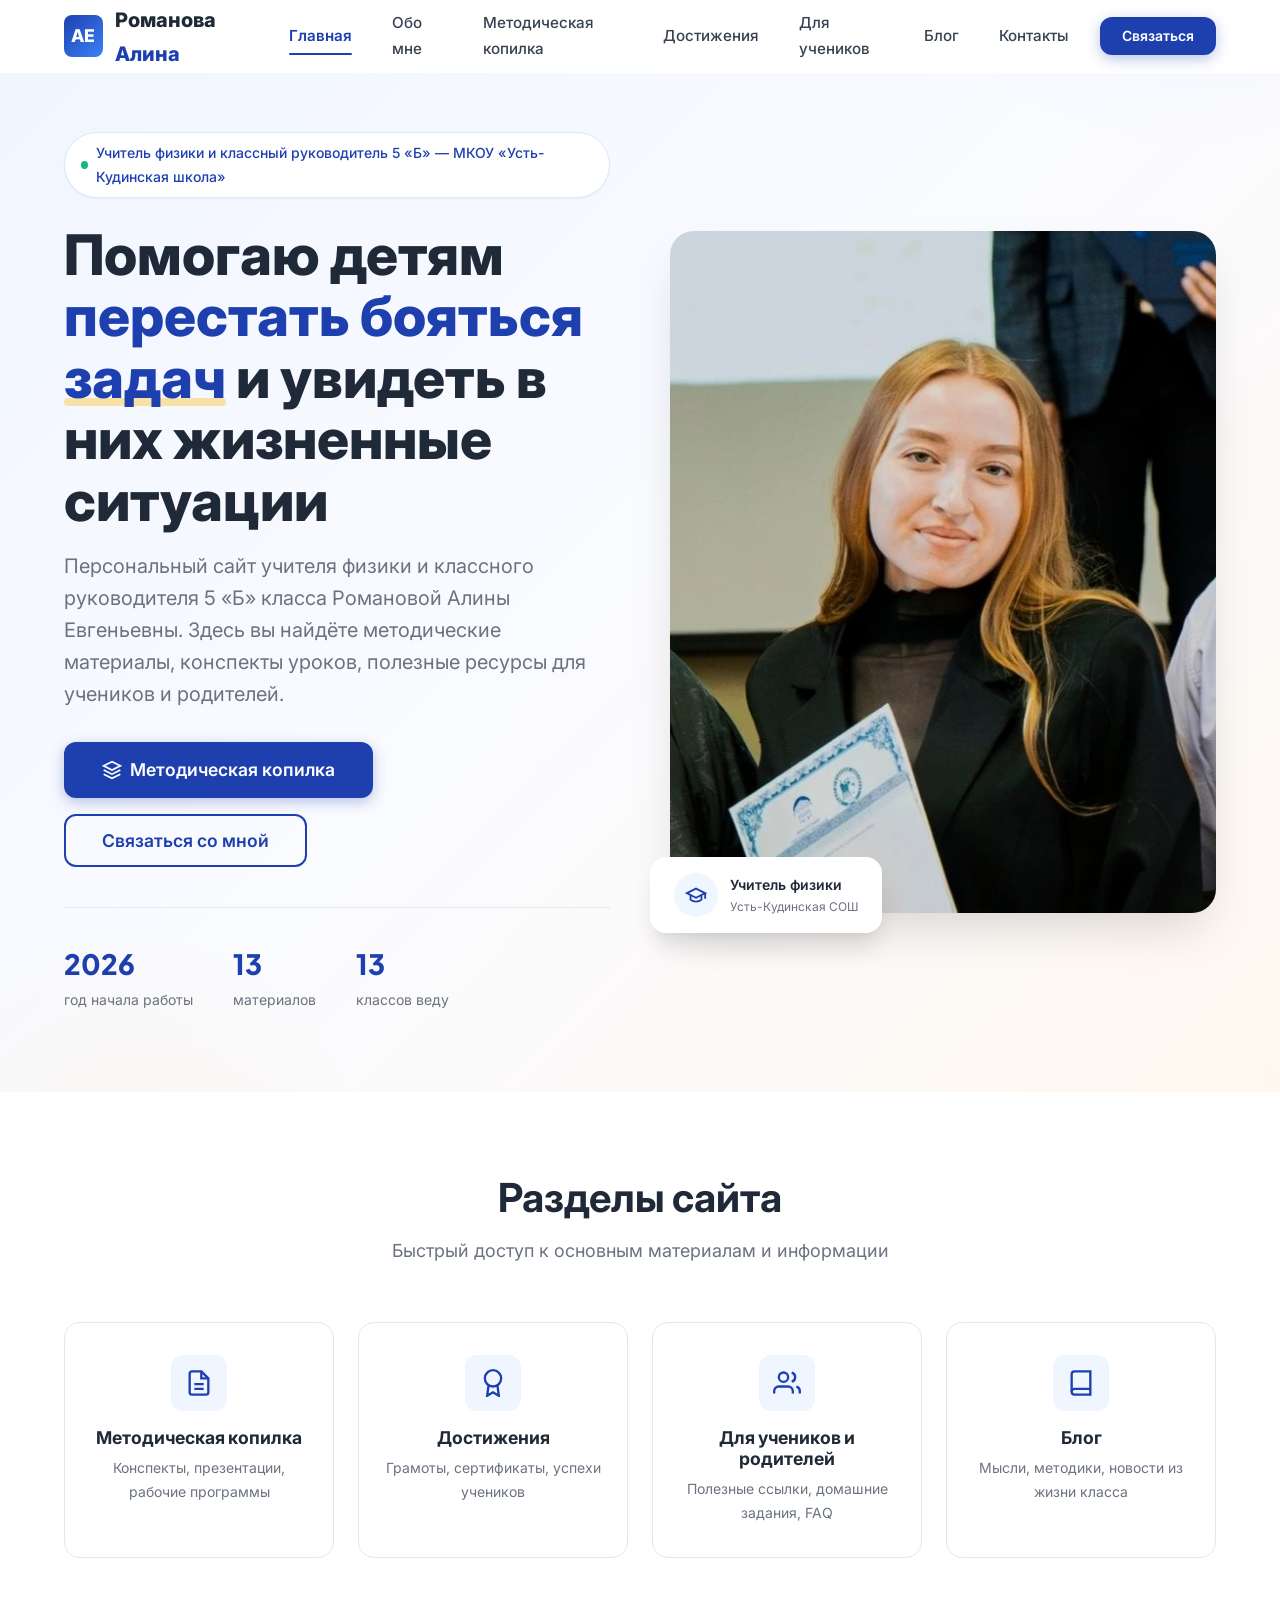
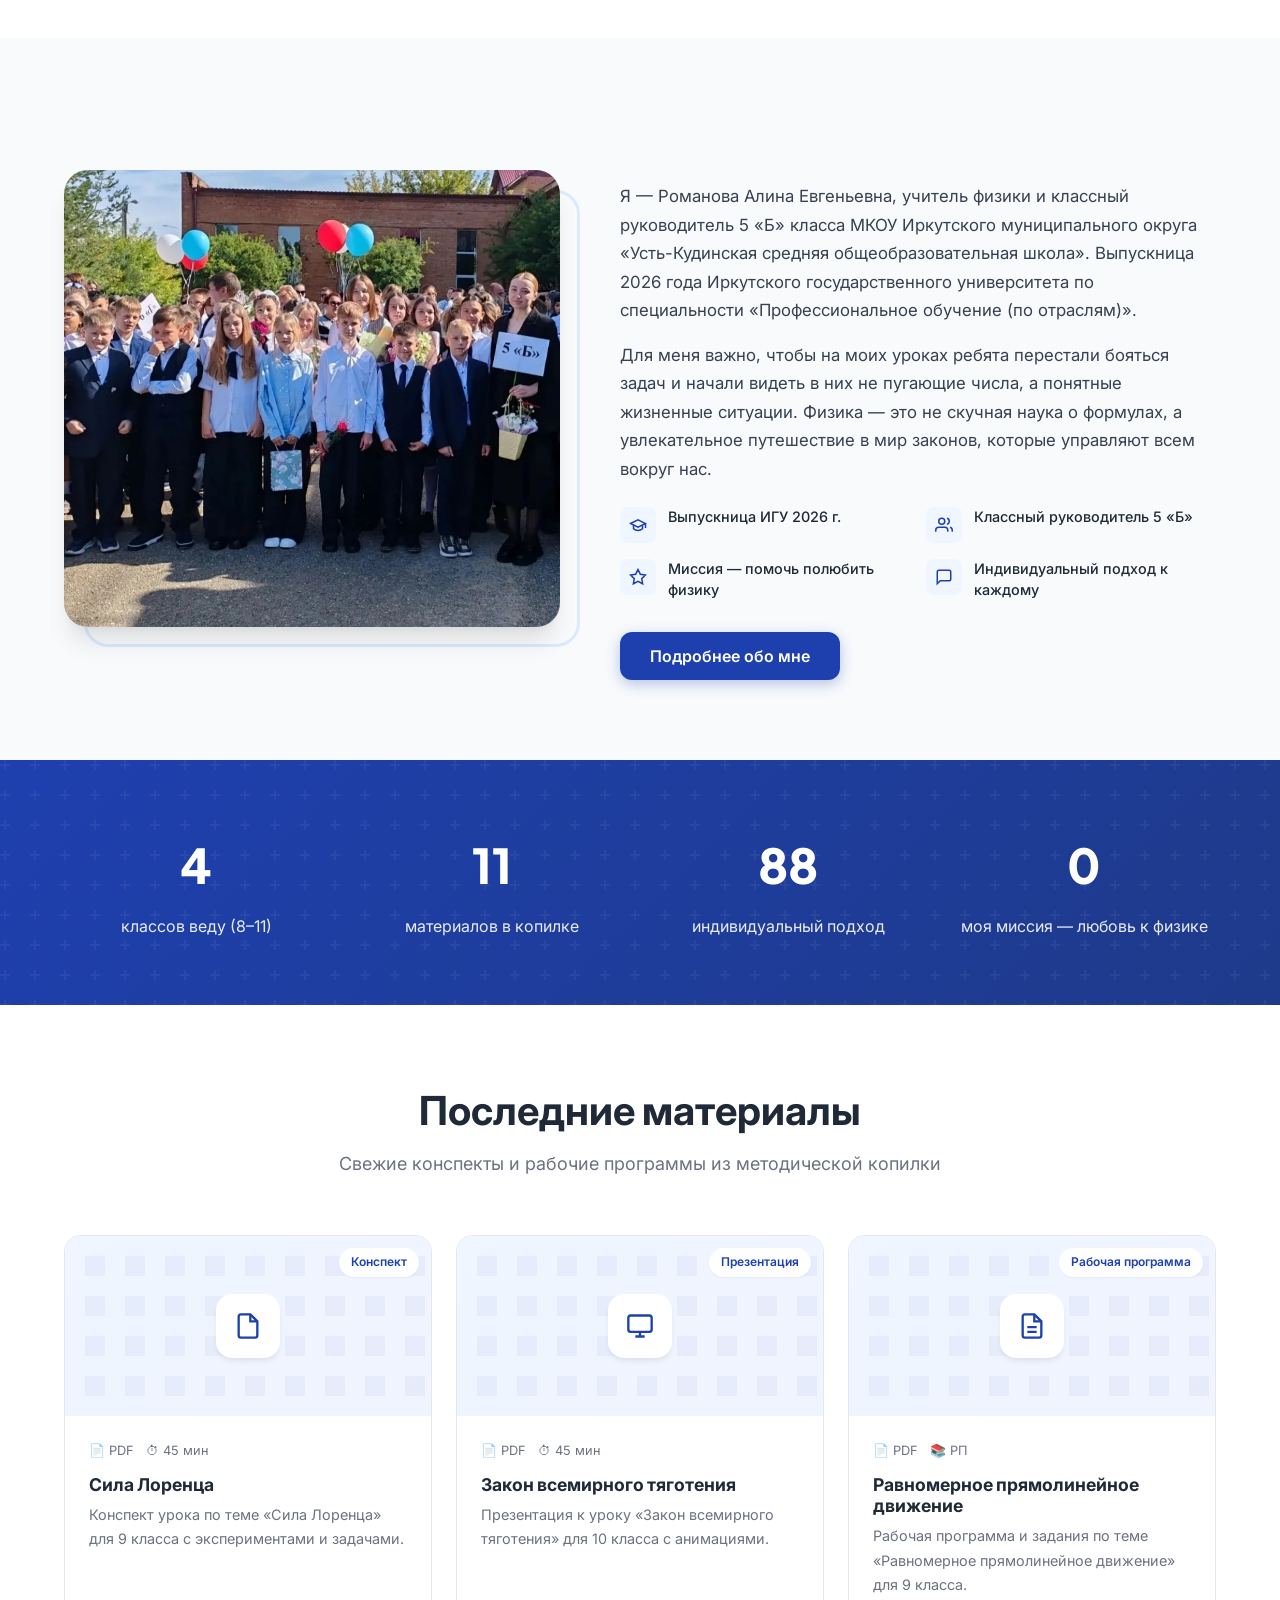
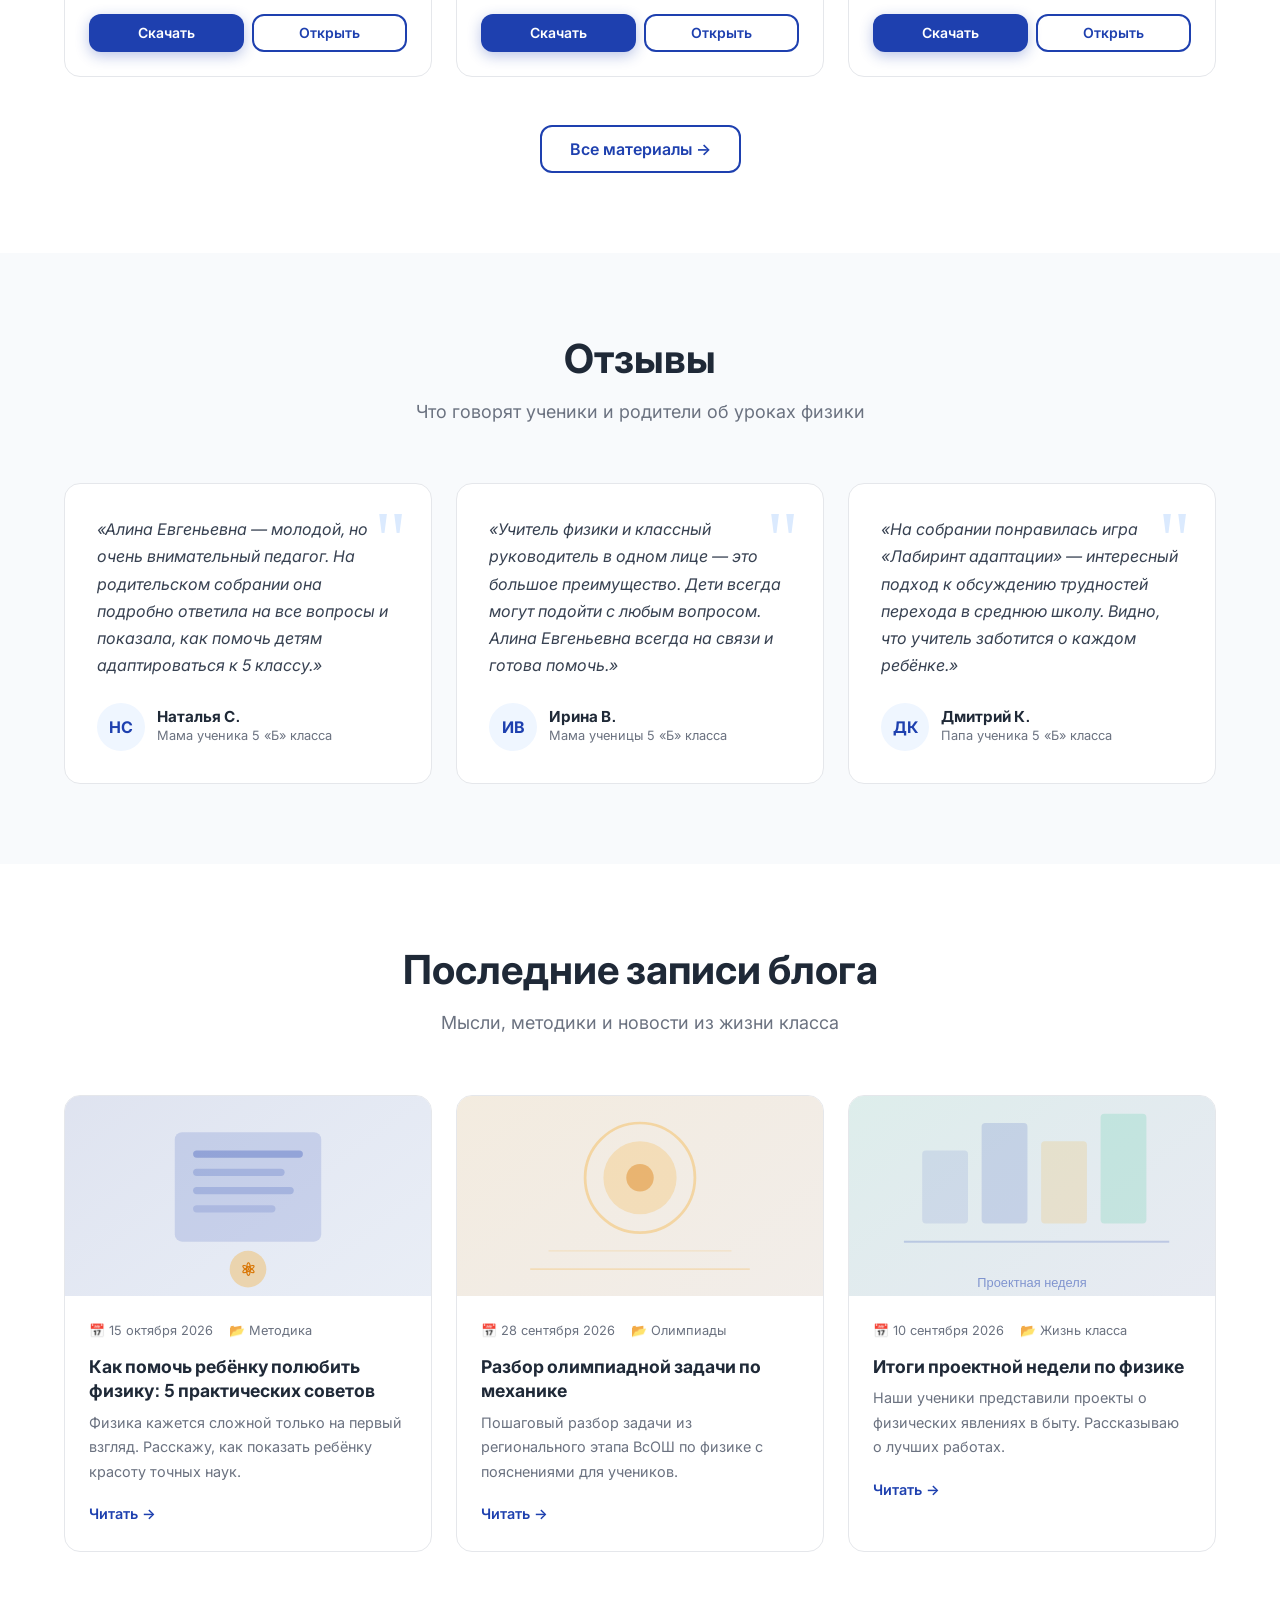
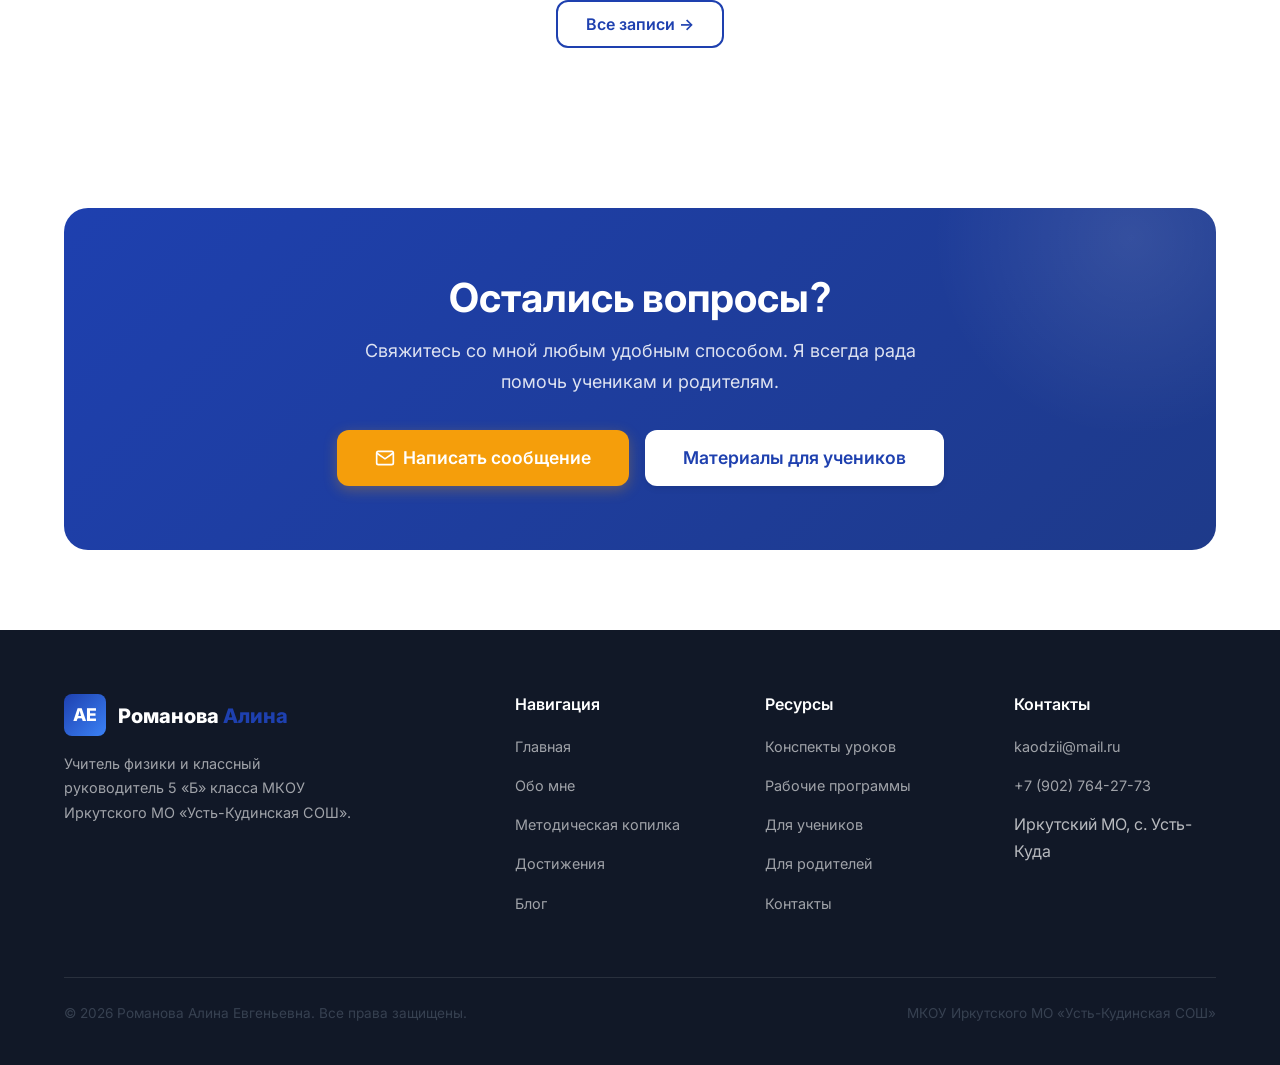
<file: index.html>
﻿<!DOCTYPE html>
<html lang="ru">
<head>
  <meta charset="UTF-8">
  <meta name="viewport" content="width=device-width, initial-scale=1.0">
  <title>Романова Алина Евгеньевна — Учитель физики | Усть-Кудинская СОШ</title>
  <meta name="description" content="Персональный сайт учителя физики Романовой Алины Евгеньевны. Методическая копилка, достижения, материалы для учеников и родителей. МКОУ Иркутского МО «Усть-Кудинская СОШ».">
  <meta name="keywords" content="учитель физики, Усть-Кудинская СОШ, Романова Алина Евгеньевна, методическая копилка, конспекты по физике">
  <meta name="author" content="Романова Алина Евгеньевна">

  <!-- Open Graph -->
  <meta property="og:title" content="Романова Алина Евгеньевна — Учитель физики">
  <meta property="og:description" content="Методическая копилка, достижения, материалы для учеников и родителей">
  <meta property="og:type" content="website">
  <meta property="og:locale" content="ru_RU">

  <!-- Favicon -->
  <link rel="icon" type="image/svg+xml" href="assets/img/favicon.svg">

  <!-- Fonts -->
  <link rel="preconnect" href="https://fonts.googleapis.com">
  <link rel="preconnect" href="https://fonts.gstatic.com" crossorigin>
  <link href="https://fonts.googleapis.com/css2?family=Inter:wght@400;500;600;700&family=Plus+Jakarta+Sans:wght@600;700;800&display=swap" rel="stylesheet">

  <!-- CSS -->
  <link rel="stylesheet" href="assets/css/style.css">
</head>
<body>

  <!-- ===== ШАПКА ===== -->
  <header class="header">
    <div class="container header-inner">
      <a href="index.html" class="logo">
        <div class="logo-icon">АЕ</div>
        <div class="logo-text">Романова <span>Алина</span></div>
      </a>

      <nav class="nav">
        <a href="index.html" class="nav-link active">Главная</a>
        <a href="about.html" class="nav-link">Обо мне</a>
        <a href="resources.html" class="nav-link">Методическая копилка</a>
        <a href="achievements.html" class="nav-link">Достижения</a>
        <a href="students.html" class="nav-link">Для учеников</a>
        <a href="blog.html" class="nav-link">Блог</a>
        <a href="contact.html" class="nav-link">Контакты</a>
        <a href="contact.html" class="btn btn-primary btn-sm nav-cta">Связаться</a>
      </nav>

      <button class="mobile-toggle" aria-label="Открыть меню">
        <span></span>
        <span></span>
        <span></span>
      </button>
    </div>
  </header>

  <!-- Мобильное меню -->
  <div class="mobile-menu">
    <a href="index.html" class="nav-link active">Главная</a>
    <a href="about.html" class="nav-link">Обо мне</a>
    <a href="resources.html" class="nav-link">Методическая копилка</a>
    <a href="achievements.html" class="nav-link">Достижения</a>
    <a href="students.html" class="nav-link">Для учеников</a>
    <a href="blog.html" class="nav-link">Блог</a>
    <a href="contact.html" class="nav-link">Контакты</a>
    <a href="contact.html" class="btn btn-primary nav-cta">Связаться со мной</a>
  </div>

  <main>
    <!-- ===== HERO ===== -->
    <section class="hero">
      <div class="container hero-inner">
        <div class="hero-content">
          <div class="hero-badge">
            <span class="dot"></span>
            Учитель физики и классный руководитель 5 «Б» — МКОУ «Усть-Кудинская школа»
          </div>
          <h1>
            Помогаю детям <span class="highlight">перестать бояться задач</span> и увидеть в них жизненные ситуации
          </h1>
          <p class="hero-subtitle">
            Персональный сайт учителя физики и классного руководителя 5 «Б» класса
            Романовой Алины Евгеньевны. Здесь вы найдёте методические материалы,
            конспекты уроков, полезные ресурсы для учеников и родителей.
          </p>
          <div class="hero-buttons">
            <a href="resources.html" class="btn btn-primary btn-lg">
              <svg width="20" height="20" viewBox="0 0 24 24" fill="none" stroke="currentColor" stroke-width="2"><path d="M12 2L2 7l10 5 10-5-10-5zM2 17l10 5 10-5M2 12l10 5 10-5"/></svg>
              Методическая копилка
            </a>
            <a href="contact.html" class="btn btn-outline btn-lg">
              Связаться со мной
            </a>
          </div>
          <div class="hero-stats">
            <div class="hero-stat">
              <span class="hero-stat-number">2026</span>
              <span class="hero-stat-label">год начала работы</span>
            </div>
            <div class="hero-stat">
              <span class="hero-stat-number">13</span>
              <span class="hero-stat-label">материалов</span>
            </div>
            <div class="hero-stat">
              <span class="hero-stat-number">13</span>
              <span class="hero-stat-label">классов веду</span>
            </div>
          </div>
        </div>
        <div class="hero-image">
          <img src="assets/img/portrait.jpg" alt="Романова Алина Евгеньевна — учитель физики" class="hero-image-main">
          <div class="hero-image-badge">
            <div class="hero-image-badge-icon">
              <svg width="22" height="22" viewBox="0 0 24 24" fill="none" stroke="currentColor" stroke-width="2"><path d="M22 10v6M2 10l10-5 10 5-10 5z"/><path d="M6 12v5c3 3 9 3 12 0v-5"/></svg>
            </div>
            <div class="hero-image-badge-text">
              Учитель физики
              <span>Усть-Кудинская СОШ</span>
            </div>
          </div>
        </div>
      </div>
    </section>

    <!-- ===== БЫСТРЫЕ ССЫЛКИ ===== -->
    <section class="section">
      <div class="container">
        <div class="section-header animate-on-scroll">
          <h2>Разделы сайта</h2>
          <p>Быстрый доступ к основным материалам и информации</p>
        </div>
        <div class="quick-links">
          <a href="resources.html" class="quick-link-card animate-on-scroll">
            <div class="quick-link-icon">
              <svg width="28" height="28" viewBox="0 0 24 24" fill="none" stroke="currentColor" stroke-width="2"><path d="M14 2H6a2 2 0 0 0-2 2v16a2 2 0 0 0 2 2h12a2 2 0 0 0 2-2V8z"/><polyline points="14 2 14 8 20 8"/><line x1="16" y1="13" x2="8" y2="13"/><line x1="16" y1="17" x2="8" y2="17"/></svg>
            </div>
            <h4>Методическая копилка</h4>
            <p>Конспекты, презентации, рабочие программы</p>
          </a>
          <a href="achievements.html" class="quick-link-card animate-on-scroll animate-delay-1">
            <div class="quick-link-icon">
              <svg width="28" height="28" viewBox="0 0 24 24" fill="none" stroke="currentColor" stroke-width="2"><circle cx="12" cy="8" r="7"/><polyline points="8.21 13.89 7 23 12 20 17 23 15.79 13.88"/></svg>
            </div>
            <h4>Достижения</h4>
            <p>Грамоты, сертификаты, успехи учеников</p>
          </a>
          <a href="students.html" class="quick-link-card animate-on-scroll animate-delay-2">
            <div class="quick-link-icon">
              <svg width="28" height="28" viewBox="0 0 24 24" fill="none" stroke="currentColor" stroke-width="2"><path d="M17 21v-2a4 4 0 0 0-4-4H5a4 4 0 0 0-4 4v2"/><circle cx="9" cy="7" r="4"/><path d="M23 21v-2a4 4 0 0 0-3-3.87"/><path d="M16 3.13a4 4 0 0 1 0 7.75"/></svg>
            </div>
            <h4>Для учеников и родителей</h4>
            <p>Полезные ссылки, домашние задания, FAQ</p>
          </a>
          <a href="blog.html" class="quick-link-card animate-on-scroll animate-delay-3">
            <div class="quick-link-icon">
              <svg width="28" height="28" viewBox="0 0 24 24" fill="none" stroke="currentColor" stroke-width="2"><path d="M4 19.5A2.5 2.5 0 0 1 6.5 17H20"/><path d="M6.5 2H20v20H6.5A2.5 2.5 0 0 1 4 19.5v-15A2.5 2.5 0 0 1 6.5 2z"/></svg>
            </div>
            <h4>Блог</h4>
            <p>Мысли, методики, новости из жизни класса</p>
          </a>
        </div>
      </div>
    </section>

    <!-- ===== ОБО МНЕ (ПРЕВЬЮ) ===== -->
    <section class="section bg-light">
      <div class="container">
        <div class="about-preview">
          <div class="about-preview-image animate-on-scroll">
            <img src="assets/img/classroom.jpg" alt="Романова А.Е. с учениками на уроке физики">
          </div>
          <div class="about-preview-content">
            <h2 class="animate-on-scroll">Обо мне</h2>
            <p class="animate-on-scroll">
              Я — Романова Алина Евгеньевна, учитель физики и классный руководитель 5 «Б» класса
              МКОУ Иркутского муниципального округа «Усть-Кудинская средняя общеобразовательная школа».
              Выпускница 2026 года Иркутского государственного университета по специальности
              «Профессиональное обучение (по отраслям)».
            </p>
            <p class="animate-on-scroll">
              Для меня важно, чтобы на моих уроках ребята перестали бояться задач
              и начали видеть в них не пугающие числа, а понятные жизненные ситуации.
              Физика — это не скучная наука о формулах, а увлекательное путешествие
              в мир законов, которые управляют всем вокруг нас.
            </p>
            <div class="about-features">
              <div class="about-feature animate-on-scroll">
                <div class="about-feature-icon">
                  <svg width="18" height="18" viewBox="0 0 24 24" fill="none" stroke="currentColor" stroke-width="2"><path d="M22 10v6M2 10l10-5 10 5-10 5z"/><path d="M6 12v5c3 3 9 3 12 0v-5"/></svg>
                </div>
                <div class="about-feature-text">Выпускница ИГУ 2026 г.</div>
              </div>
              <div class="about-feature animate-on-scroll">
                <div class="about-feature-icon">
                  <svg width="18" height="18" viewBox="0 0 24 24" fill="none" stroke="currentColor" stroke-width="2"><path d="M17 21v-2a4 4 0 0 0-4-4H5a4 4 0 0 0-4 4v2"/><circle cx="9" cy="7" r="4"/><path d="M23 21v-2a4 4 0 0 0-3-3.87"/><path d="M16 3.13a4 4 0 0 1 0 7.75"/></svg>
                </div>
                <div class="about-feature-text">Классный руководитель 5 «Б»</div>
              </div>
              <div class="about-feature animate-on-scroll">
                <div class="about-feature-icon">
                  <svg width="18" height="18" viewBox="0 0 24 24" fill="none" stroke="currentColor" stroke-width="2"><polygon points="12 2 15.09 8.26 22 9.27 17 14.14 18.18 21.02 12 17.77 5.82 21.02 7 14.14 2 9.27 8.91 8.26 12 2"/></svg>
                </div>
                <div class="about-feature-text">Миссия — помочь полюбить физику</div>
              </div>
              <div class="about-feature animate-on-scroll">
                <div class="about-feature-icon">
                  <svg width="18" height="18" viewBox="0 0 24 24" fill="none" stroke="currentColor" stroke-width="2"><path d="M21 15a2 2 0 0 1-2 2H7l-4 4V5a2 2 0 0 1 2-2h14a2 2 0 0 1 2 2z"/></svg>
                </div>
                <div class="about-feature-text">Индивидуальный подход к каждому</div>
              </div>
            </div>
            <a href="about.html" class="btn btn-primary animate-on-scroll">Подробнее обо мне</a>
          </div>
        </div>
      </div>
    </section>

    <!-- ===== СТАТИСТИКА ===== -->
    <section class="stats-section">
      <div class="container">
        <div class="stats-grid">
          <div class="stat-item animate-on-scroll">
            <div class="stat-number" data-count="5">0</div>
            <div class="stat-label">классов веду (8–11)</div>
          </div>
          <div class="stat-item animate-on-scroll animate-delay-1">
            <div class="stat-number" data-count="13">0</div>
            <div class="stat-label">материалов в копилке</div>
          </div>
          <div class="stat-item animate-on-scroll animate-delay-2">
            <div class="stat-number" data-count="100">0<span class="suffix">%</span></div>
            <div class="stat-label">индивидуальный подход</div>
          </div>
          <div class="stat-item animate-on-scroll animate-delay-3">
            <div class="stat-number" data-count="1">0</div>
            <div class="stat-label">моя миссия — любовь к физике</div>
          </div>
        </div>
      </div>
    </section>

    <!-- ===== ПОСЛЕДНИЕ МАТЕРИАЛЫ ===== -->
    <section class="section">
      <div class="container">
        <div class="section-header animate-on-scroll">
          <h2>Последние материалы</h2>
          <p>Свежие конспекты и рабочие программы из методической копилки</p>
        </div>
        <div class="resources-grid">
          <div class="resource-card animate-on-scroll">
            <div class="resource-card-preview">
              <span class="resource-card-badge">Конспект</span>
              <div class="resource-card-icon">
                <svg viewBox="0 0 24 24" fill="none" stroke="currentColor" stroke-width="2"><path d="M14 2H6a2 2 0 0 0-2 2v16a2 2 0 0 0 2 2h12a2 2 0 0 0 2-2V8z"/><polyline points="14 2 14 8 20 8"/></svg>
              </div>
            </div>
            <div class="resource-card-body">
              <div class="resource-card-meta">
                <span>📄 PDF</span>
                <span>⏱ 45 мин</span>
              </div>
              <h4>Сила Лоренца</h4>
              <p>Конспект урока по теме «Сила Лоренца» для 9 класса с экспериментами и задачами.</p>
              <div class="resource-card-footer">
                <a href="materials/Конспект сила Лоренца.pdf" class="btn btn-primary btn-sm" download>Скачать</a>
                <a href="materials/Конспект сила Лоренца.pdf" target="_blank" class="btn btn-outline btn-sm">Открыть</a>
              </div>
            </div>
          </div>
          <div class="resource-card animate-on-scroll animate-delay-1">
            <div class="resource-card-preview">
              <span class="resource-card-badge">Презентация</span>
              <div class="resource-card-icon">
                <svg viewBox="0 0 24 24" fill="none" stroke="currentColor" stroke-width="2"><rect x="2" y="3" width="20" height="14" rx="2"/><line x1="8" y1="21" x2="16" y2="21"/><line x1="12" y1="17" x2="12" y2="21"/></svg>
              </div>
            </div>
            <div class="resource-card-body">
              <div class="resource-card-meta">
                <span>📄 PDF</span>
                <span>⏱ 45 мин</span>
              </div>
              <h4>Закон всемирного тяготения</h4>
              <p>Презентация к уроку «Закон всемирного тяготения» для 10 класса с анимациями.</p>
              <div class="resource-card-footer">
                <a href="materials/Закон всемирного тяготения.pdf" class="btn btn-primary btn-sm" download>Скачать</a>
                <a href="materials/Закон всемирного тяготения.pdf" target="_blank" class="btn btn-outline btn-sm">Открыть</a>
              </div>
            </div>
          </div>
          <div class="resource-card animate-on-scroll animate-delay-2">
            <div class="resource-card-preview">
              <span class="resource-card-badge">Рабочая программа</span>
              <div class="resource-card-icon">
                <svg viewBox="0 0 24 24" fill="none" stroke="currentColor" stroke-width="2"><path d="M14 2H6a2 2 0 0 0-2 2v16a2 2 0 0 0 2 2h12a2 2 0 0 0 2-2V8z"/><polyline points="14 2 14 8 20 8"/><line x1="16" y1="13" x2="8" y2="13"/><line x1="16" y1="17" x2="8" y2="17"/></svg>
              </div>
            </div>
            <div class="resource-card-body">
              <div class="resource-card-meta">
                <span>📄 PDF</span>
                <span>📚 РП</span>
              </div>
              <h4>Равномерное прямолинейное движение</h4>
              <p>Рабочая программа и задания по теме «Равномерное прямолинейное движение» для 9 класса.</p>
              <div class="resource-card-footer">
                <a href="materials/РП равномерное прямолинейное движение.pdf" class="btn btn-primary btn-sm" download>Скачать</a>
                <a href="materials/РП равномерное прямолинейное движение.pdf" target="_blank" class="btn btn-outline btn-sm">Открыть</a>
              </div>
            </div>
          </div>
        </div>
        <div class="text-center mt-5">
          <a href="resources.html" class="btn btn-outline">Все материалы →</a>
        </div>
      </div>
    </section>

    <!-- ===== ОТЗЫВЫ ===== -->
    <section class="section bg-light">
      <div class="container">
        <div class="section-header animate-on-scroll">
          <h2>Отзывы</h2>
          <p>Что говорят ученики и родители об уроках физики</p>
        </div>
        <div class="testimonials-grid">
          <div class="testimonial-card animate-on-scroll">
            <p class="testimonial-text">
              «Алина Евгеньевна — молодой, но очень внимательный педагог.
              На родительском собрании она подробно ответила на все вопросы
              и показала, как помочь детям адаптироваться к 5 классу.»
            </p>
            <div class="testimonial-author">
              <div class="testimonial-avatar">НС</div>
              <div class="testimonial-author-info">
                <h5>Наталья С.</h5>
                <p>Мама ученика 5 «Б» класса</p>
              </div>
            </div>
          </div>
          <div class="testimonial-card animate-on-scroll animate-delay-1">
            <p class="testimonial-text">
              «Учитель физики и классный руководитель в одном лице — это большое преимущество.
              Дети всегда могут подойти с любым вопросом. Алина Евгеньевна всегда на связи
              и готова помочь.»
            </p>
            <div class="testimonial-author">
              <div class="testimonial-avatar">ИВ</div>
              <div class="testimonial-author-info">
                <h5>Ирина В.</h5>
                <p>Мама ученицы 5 «Б» класса</p>
              </div>
            </div>
          </div>
          <div class="testimonial-card animate-on-scroll animate-delay-2">
            <p class="testimonial-text">
              «На собрании понравилась игра «Лабиринт адаптации» — интересный подход
              к обсуждению трудностей перехода в среднюю школу. Видно, что учитель
              заботится о каждом ребёнке.»
            </p>
            <div class="testimonial-author">
              <div class="testimonial-avatar">ДК</div>
              <div class="testimonial-author-info">
                <h5>Дмитрий К.</h5>
                <p>Папа ученика 5 «Б» класса</p>
              </div>
            </div>
          </div>
        </div>
      </div>
    </section>

    <!-- ===== БЛОГ (ПРЕВЬЮ) ===== -->
    <section class="section">
      <div class="container">
        <div class="section-header animate-on-scroll">
          <h2>Последние записи блога</h2>
          <p>Мысли, методики и новости из жизни класса</p>
        </div>
        <div class="blog-grid">
          <article class="blog-card animate-on-scroll">
            <div class="blog-card-image">
              <img src="assets/img/blog-1.svg" alt="Как помочь ребёнку полюбить физику">
            </div>
            <div class="blog-card-body">
              <div class="blog-card-meta">
                <span>📅 15 октября 2026</span>
                <span>📂 Методика</span>
              </div>
              <h4>Как помочь ребёнку полюбить физику: 5 практических советов</h4>
              <p>Физика кажется сложной только на первый взгляд. Расскажу, как показать ребёнку красоту точных наук.</p>
              <a href="blog.html" class="blog-card-link">Читать →</a>
            </div>
          </article>
          <article class="blog-card animate-on-scroll animate-delay-1">
            <div class="blog-card-image">
              <img src="assets/img/blog-2.svg" alt="Разбор олимпиадной задачи">
            </div>
            <div class="blog-card-body">
              <div class="blog-card-meta">
                <span>📅 28 сентября 2026</span>
                <span>📂 Олимпиады</span>
              </div>
              <h4>Разбор олимпиадной задачи по механике</h4>
              <p>Пошаговый разбор задачи из регионального этапа ВсОШ по физике с пояснениями для учеников.</p>
              <a href="blog.html" class="blog-card-link">Читать →</a>
            </div>
          </article>
          <article class="blog-card animate-on-scroll animate-delay-2">
            <div class="blog-card-image">
              <img src="assets/img/blog-3.svg" alt="Итоги проектной недели">
            </div>
            <div class="blog-card-body">
              <div class="blog-card-meta">
                <span>📅 10 сентября 2026</span>
                <span>📂 Жизнь класса</span>
              </div>
              <h4>Итоги проектной недели по физике</h4>
              <p>Наши ученики представили проекты о физических явлениях в быту. Рассказываю о лучших работах.</p>
              <a href="blog.html" class="blog-card-link">Читать →</a>
            </div>
          </article>
        </div>
        <div class="text-center mt-5">
          <a href="blog.html" class="btn btn-outline">Все записи →</a>
        </div>
      </div>
    </section>

    <!-- ===== CTA ===== -->
    <section class="section">
      <div class="container">
        <div class="cta-section animate-on-scroll">
          <h2>Остались вопросы?</h2>
          <p>Свяжитесь со мной любым удобным способом. Я всегда рада помочь ученикам и родителям.</p>
          <div class="cta-buttons">
            <a href="contact.html" class="btn btn-accent btn-lg">
              <svg width="20" height="20" viewBox="0 0 24 24" fill="none" stroke="currentColor" stroke-width="2"><path d="M4 4h16c1.1 0 2 .9 2 2v12c0 1.1-.9 2-2 2H4c-1.1 0-2-.9-2-2V6c0-1.1.9-2 2-2z"/><polyline points="22,6 12,13 2,6"/></svg>
              Написать сообщение
            </a>
            <a href="students.html" class="btn btn-white btn-lg">
              Материалы для учеников
            </a>
          </div>
        </div>
      </div>
    </section>
  </main>

  <!-- ===== ПОДВАЛ ===== -->
  <footer class="footer">
    <div class="container">
      <div class="footer-grid">
        <div class="footer-brand">
          <a href="index.html" class="logo">
            <div class="logo-icon">АЕ</div>
            <div class="logo-text">Романова <span>Алина</span></div>
          </a>
          <p>Учитель физики и классный руководитель 5 «Б» класса МКОУ Иркутского МО «Усть-Кудинская СОШ».</p>
        </div>
        <div>
          <h4 class="footer-title">Навигация</h4>
          <ul class="footer-links">
            <li><a href="index.html">Главная</a></li>
            <li><a href="about.html">Обо мне</a></li>
            <li><a href="resources.html">Методическая копилка</a></li>
            <li><a href="achievements.html">Достижения</a></li>
            <li><a href="blog.html">Блог</a></li>
          </ul>
        </div>
        <div>
          <h4 class="footer-title">Ресурсы</h4>
          <ul class="footer-links">
            <li><a href="resources.html">Конспекты уроков</a></li>
            <li><a href="resources.html">Рабочие программы</a></li>
            <li><a href="students.html">Для учеников</a></li>
            <li><a href="students.html">Для родителей</a></li>
            <li><a href="contact.html">Контакты</a></li>
          </ul>
        </div>
        <div>
          <h4 class="footer-title">Контакты</h4>
          <ul class="footer-links">
            <li><a href="mailto:kaodzii@mail.ru">kaodzii@mail.ru</a></li>
            <li><a href="tel:89027642773">+7 (902) 764-27-73</a></li>
            <li>Иркутский МО, с. Усть-Куда</li>
          </ul>
        </div>
      </div>
      <div class="footer-bottom">
        <p>© 2026 Романова Алина Евгеньевна. Все права защищены.</p>
        <p>МКОУ Иркутского МО «Усть-Кудинская СОШ»</p>
      </div>
    </div>
  </footer>

  <!-- Кнопка «Наверх» -->
  <button class="back-to-top" aria-label="Наверх">↑</button>

  <!-- JS -->
  <script src="assets/js/main.js"></script>
</body>
</html>
</file>
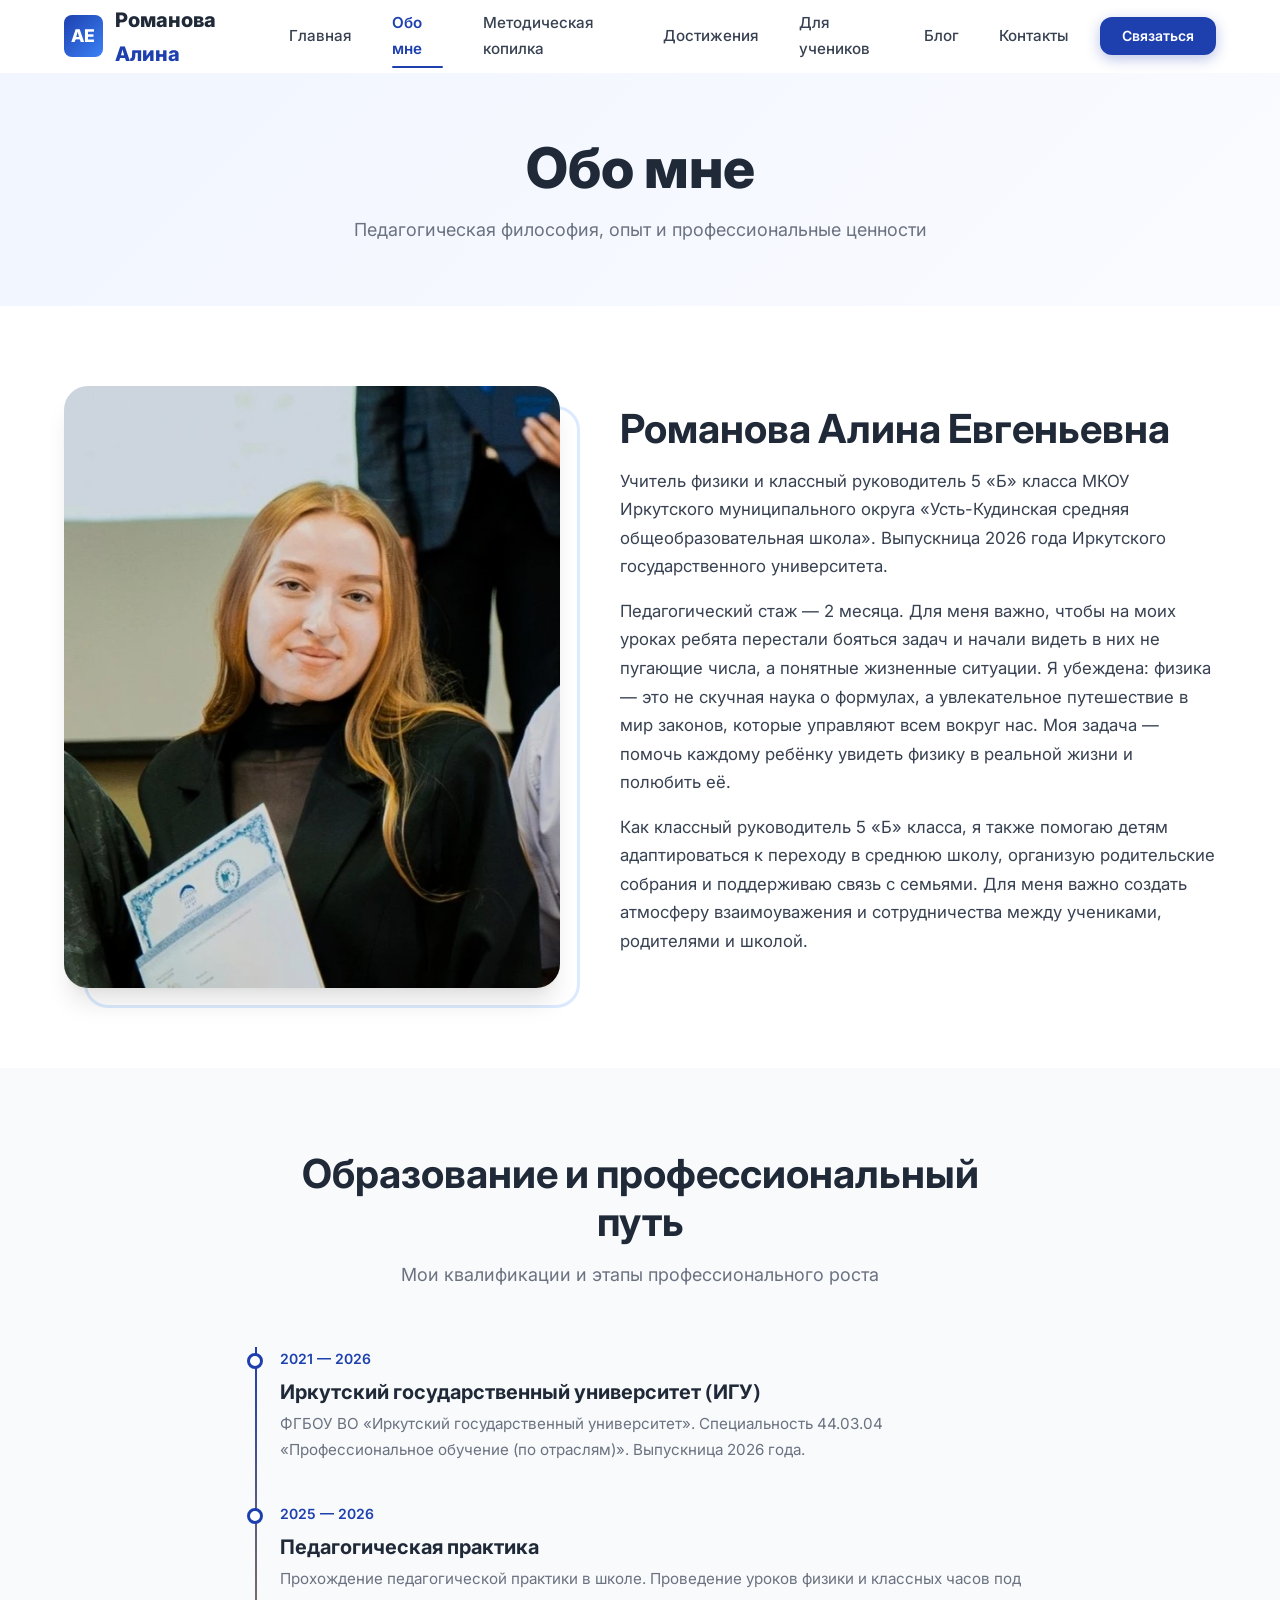
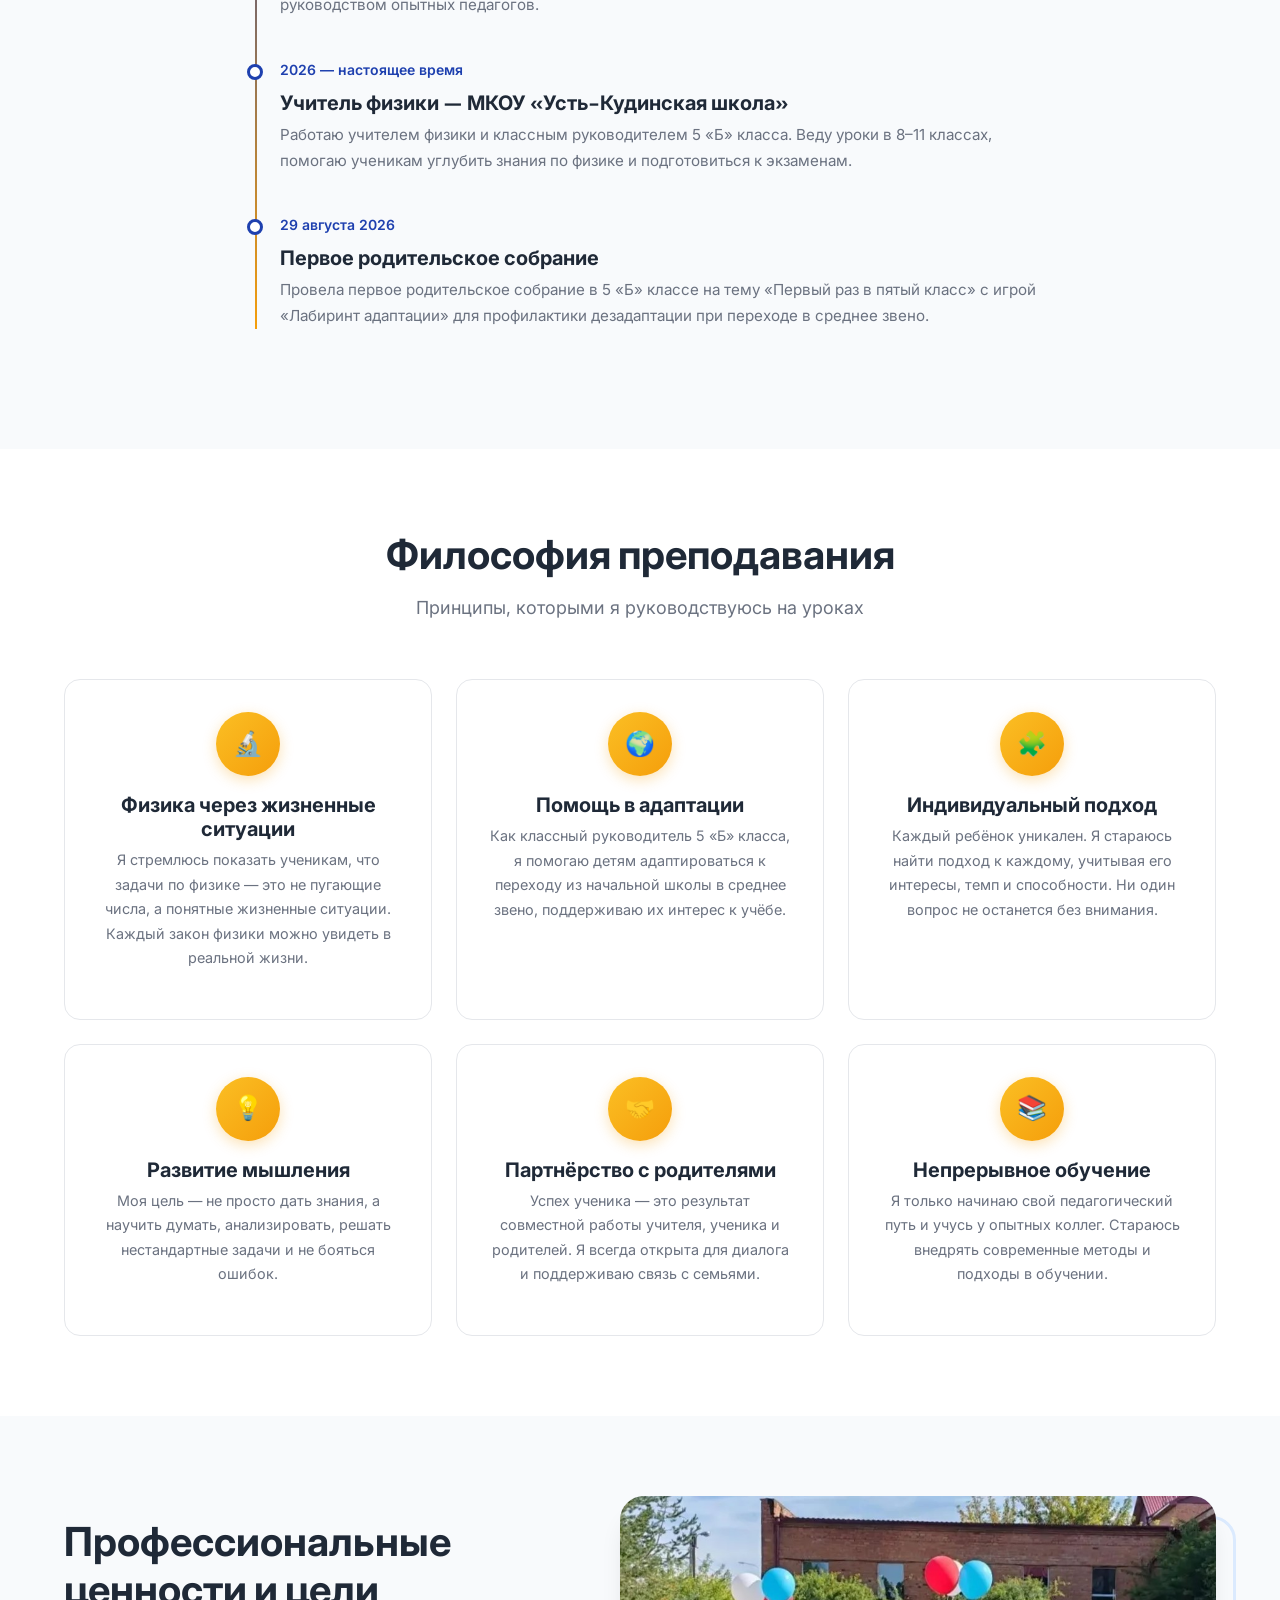
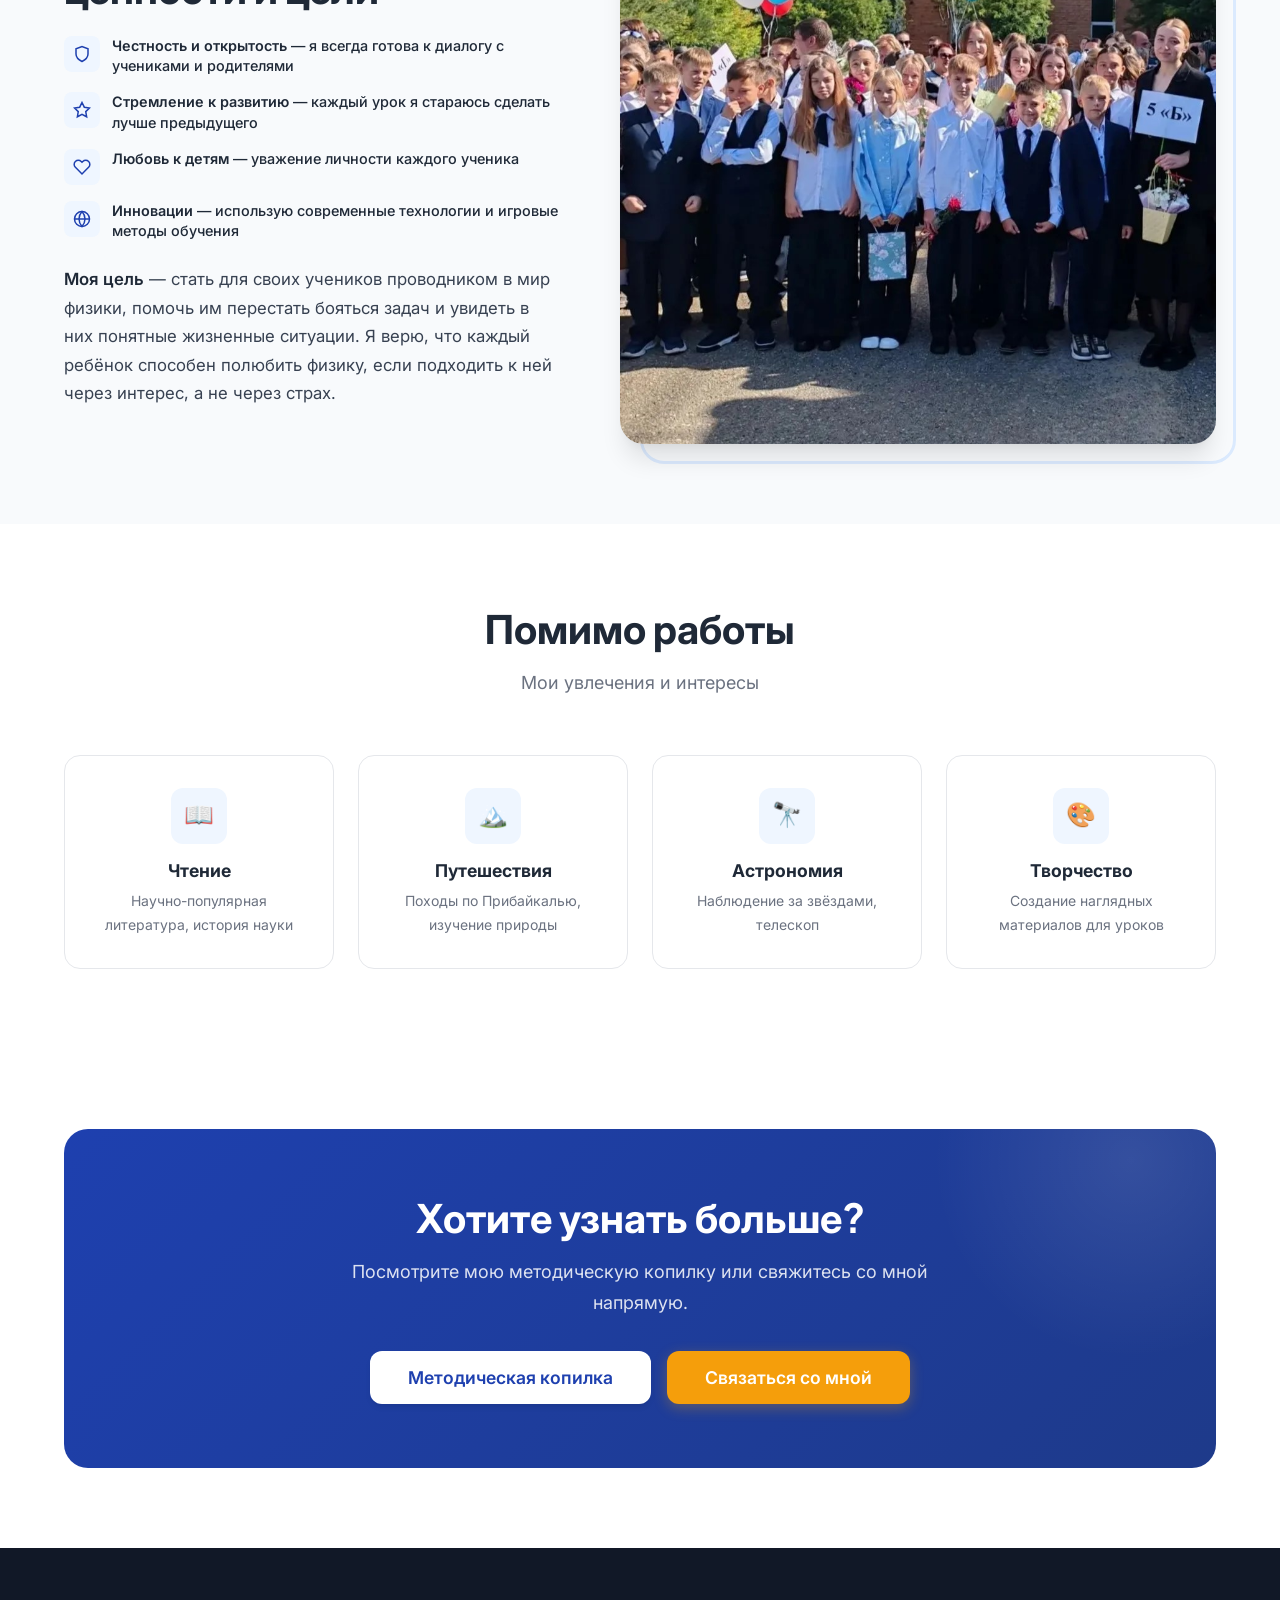
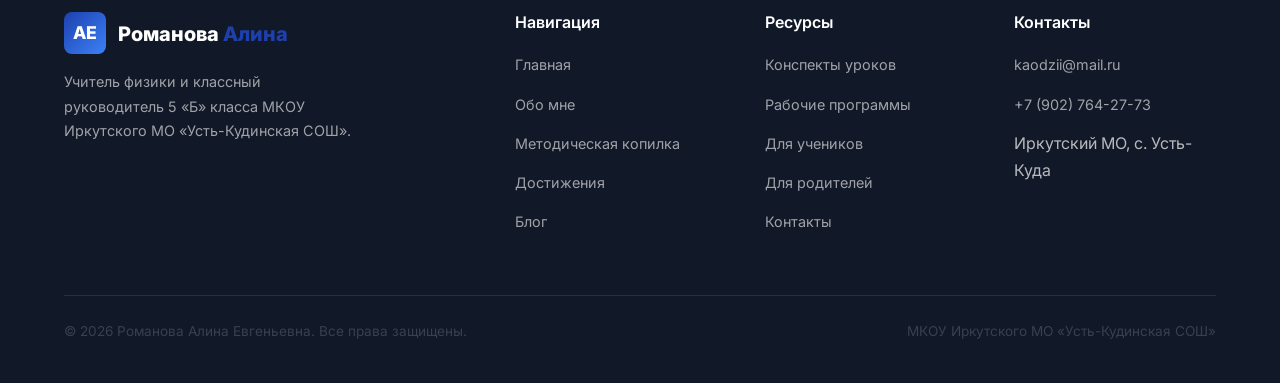
<file: about.html>
﻿<!DOCTYPE html>
<html lang="ru">
<head>
  <meta charset="UTF-8">
  <meta name="viewport" content="width=device-width, initial-scale=1.0">
  <title>Обо мне — Романова Алина Евгеньевна | Учитель физики</title>
  <meta name="description" content="Биография, философия преподавания и профессиональные ценности учителя физики Романовой Алины Евгеньевны.">
  <meta name="keywords" content="Романова Алина Евгеньевна, учитель физики, биография, философия преподавания">

  <link rel="icon" type="image/svg+xml" href="assets/img/favicon.svg">
  <link rel="preconnect" href="https://fonts.googleapis.com">
  <link rel="preconnect" href="https://fonts.gstatic.com" crossorigin>
  <link href="https://fonts.googleapis.com/css2?family=Inter:wght@400;500;600;700&family=Plus+Jakarta+Sans:wght@600;700;800&display=swap" rel="stylesheet">
  <link rel="stylesheet" href="assets/css/style.css">
</head>
<body>

  <!-- ===== ШАПКА ===== -->
  <header class="header">
    <div class="container header-inner">
      <a href="index.html" class="logo">
        <div class="logo-icon">АЕ</div>
        <div class="logo-text">Романова <span>Алина</span></div>
      </a>
      <nav class="nav">
        <a href="index.html" class="nav-link">Главная</a>
        <a href="about.html" class="nav-link active">Обо мне</a>
        <a href="resources.html" class="nav-link">Методическая копилка</a>
        <a href="achievements.html" class="nav-link">Достижения</a>
        <a href="students.html" class="nav-link">Для учеников</a>
        <a href="blog.html" class="nav-link">Блог</a>
        <a href="contact.html" class="nav-link">Контакты</a>
        <a href="contact.html" class="btn btn-primary btn-sm nav-cta">Связаться</a>
      </nav>
      <button class="mobile-toggle" aria-label="Открыть меню">
        <span></span><span></span><span></span>
      </button>
    </div>
  </header>
  <div class="mobile-menu">
    <a href="index.html" class="nav-link">Главная</a>
    <a href="about.html" class="nav-link active">Обо мне</a>
    <a href="resources.html" class="nav-link">Методическая копилка</a>
    <a href="achievements.html" class="nav-link">Достижения</a>
    <a href="students.html" class="nav-link">Для учеников</a>
    <a href="blog.html" class="nav-link">Блог</a>
    <a href="contact.html" class="nav-link">Контакты</a>
    <a href="contact.html" class="btn btn-primary nav-cta">Связаться со мной</a>
  </div>

  <main>
    <!-- ===== ЗАГОЛОВОК СТРАНИЦЫ ===== -->
    <section class="page-header">
      <div class="container">
        <h1>Обо мне</h1>
        <p>Педагогическая философия, опыт и профессиональные ценности</p>
      </div>
    </section>

    <!-- ===== БИОГРАФИЯ ===== -->
    <section class="section">
      <div class="container">
        <div class="about-preview">
          <div class="about-preview-image animate-on-scroll">
            <img src="assets/img/portrait.jpg" alt="Романова Алина Евгеньевна">
          </div>
          <div class="about-preview-content">
            <h2 class="animate-on-scroll">Романова Алина Евгеньевна</h2>
            <p class="animate-on-scroll">
              Учитель физики и классный руководитель 5 «Б» класса
              МКОУ Иркутского муниципального округа «Усть-Кудинская средняя
              общеобразовательная школа». Выпускница 2026 года Иркутского
              государственного университета.
            </p>
            <p class="animate-on-scroll">
              Педагогический стаж — 2 месяца. Для меня важно, чтобы на моих уроках
              ребята перестали бояться задач и начали видеть в них не пугающие числа,
              а понятные жизненные ситуации. Я убеждена: физика — это не скучная наука
              о формулах, а увлекательное путешествие в мир законов, которые управляют
              всем вокруг нас. Моя задача — помочь каждому ребёнку увидеть физику
              в реальной жизни и полюбить её.
            </p>
            <p class="animate-on-scroll">
              Как классный руководитель 5 «Б» класса, я также помогаю детям адаптироваться
              к переходу в среднюю школу, организую родительские собрания и поддерживаю
              связь с семьями. Для меня важно создать атмосферу взаимоуважения
              и сотрудничества между учениками, родителями и школой.
            </p>
          </div>
        </div>
      </div>
    </section>

    <!-- ===== ОБРАЗОВАНИЕ И СТАЖ ===== -->
    <section class="section bg-light">
      <div class="container">
        <div class="section-header animate-on-scroll">
          <h2>Образование и профессиональный путь</h2>
          <p>Мои квалификации и этапы профессионального роста</p>
        </div>
        <div class="timeline">
          <div class="timeline-item animate-on-scroll">
            <div class="timeline-date">2021 — 2026</div>
            <div class="timeline-content">
              <h4>Иркутский государственный университет (ИГУ)</h4>
              <p>ФГБОУ ВО «Иркутский государственный университет». Специальность 44.03.04 «Профессиональное обучение (по отраслям)». Выпускница 2026 года.</p>
            </div>
          </div>
          <div class="timeline-item animate-on-scroll">
            <div class="timeline-date">2025 — 2026</div>
            <div class="timeline-content">
              <h4>Педагогическая практика</h4>
              <p>Прохождение педагогической практики в школе. Проведение уроков физики и классных часов под руководством опытных педагогов.</p>
            </div>
          </div>
          <div class="timeline-item animate-on-scroll">
            <div class="timeline-date">2026 — настоящее время</div>
            <div class="timeline-content">
              <h4>Учитель физики — МКОУ «Усть-Кудинская школа»</h4>
              <p>Работаю учителем физики и классным руководителем 5 «Б» класса. Веду уроки в 8–11 классах, помогаю ученикам углубить знания по физике и подготовиться к экзаменам.</p>
            </div>
          </div>
          <div class="timeline-item animate-on-scroll">
            <div class="timeline-date">29 августа 2026</div>
            <div class="timeline-content">
              <h4>Первое родительское собрание</h4>
              <p>Провела первое родительское собрание в 5 «Б» классе на тему «Первый раз в пятый класс» с игрой «Лабиринт адаптации» для профилактики дезадаптации при переходе в среднее звено.</p>
            </div>
          </div>
        </div>
      </div>
    </section>

    <!-- ===== ФИЛОСОФИЯ ПРЕПОДАВАНИЯ ===== -->
    <section class="section">
      <div class="container">
        <div class="section-header animate-on-scroll">
          <h2>Философия преподавания</h2>
          <p>Принципы, которыми я руководствуюсь на уроках</p>
        </div>
        <div class="achievements-grid">
          <div class="achievement-card animate-on-scroll">
            <div class="achievement-icon">🔬</div>
            <h4>Физика через жизненные ситуации</h4>
            <p>Я стремлюсь показать ученикам, что задачи по физике — это не пугающие числа, а понятные жизненные ситуации. Каждый закон физики можно увидеть в реальной жизни.</p>
          </div>
          <div class="achievement-card animate-on-scroll animate-delay-1">
            <div class="achievement-icon">🌍</div>
            <h4>Помощь в адаптации</h4>
            <p>Как классный руководитель 5 «Б» класса, я помогаю детям адаптироваться к переходу из начальной школы в среднее звено, поддерживаю их интерес к учёбе.</p>
          </div>
          <div class="achievement-card animate-on-scroll animate-delay-2">
            <div class="achievement-icon">🧩</div>
            <h4>Индивидуальный подход</h4>
            <p>Каждый ребёнок уникален. Я стараюсь найти подход к каждому, учитывая его интересы, темп и способности. Ни один вопрос не останется без внимания.</p>
          </div>
          <div class="achievement-card animate-on-scroll animate-delay-3">
            <div class="achievement-icon">💡</div>
            <h4>Развитие мышления</h4>
            <p>Моя цель — не просто дать знания, а научить думать, анализировать, решать нестандартные задачи и не бояться ошибок.</p>
          </div>
          <div class="achievement-card animate-on-scroll animate-delay-4">
            <div class="achievement-icon">🤝</div>
            <h4>Партнёрство с родителями</h4>
            <p>Успех ученика — это результат совместной работы учителя, ученика и родителей. Я всегда открыта для диалога и поддерживаю связь с семьями.</p>
          </div>
          <div class="achievement-card animate-on-scroll animate-delay-5">
            <div class="achievement-icon">📚</div>
            <h4>Непрерывное обучение</h4>
            <p>Я только начинаю свой педагогический путь и учусь у опытных коллег. Стараюсь внедрять современные методы и подходы в обучении.</p>
          </div>
        </div>
      </div>
    </section>

    <!-- ===== ЦЕННОСТИ И ЦЕЛИ ===== -->
    <section class="section bg-light">
      <div class="container">
        <div class="about-preview">
          <div class="about-preview-content">
            <h2 class="animate-on-scroll">Профессиональные ценности и цели</h2>
            <div style="margin-top: 24px;">
              <div class="about-feature animate-on-scroll" style="margin-bottom: 16px;">
                <div class="about-feature-icon">
                  <svg width="18" height="18" viewBox="0 0 24 24" fill="none" stroke="currentColor" stroke-width="2"><path d="M12 22s8-4 8-10V5l-8-3-8 3v7c0 6 8 10 8 10z"/></svg>
                </div>
                <div class="about-feature-text"><strong>Честность и открытость</strong> — я всегда готова к диалогу с учениками и родителями</div>
              </div>
              <div class="about-feature animate-on-scroll" style="margin-bottom: 16px;">
                <div class="about-feature-icon">
                  <svg width="18" height="18" viewBox="0 0 24 24" fill="none" stroke="currentColor" stroke-width="2"><polygon points="12 2 15.09 8.26 22 9.27 17 14.14 18.18 21.02 12 17.77 5.82 21.02 7 14.14 2 9.27 8.91 8.26 12 2"/></svg>
                </div>
                <div class="about-feature-text"><strong>Стремление к развитию</strong> — каждый урок я стараюсь сделать лучше предыдущего</div>
              </div>
              <div class="about-feature animate-on-scroll" style="margin-bottom: 16px;">
                <div class="about-feature-icon">
                  <svg width="18" height="18" viewBox="0 0 24 24" fill="none" stroke="currentColor" stroke-width="2"><path d="M20.84 4.61a5.5 5.5 0 0 0-7.78 0L12 5.67l-1.06-1.06a5.5 5.5 0 0 0-7.78 7.78l1.06 1.06L12 21.23l7.78-7.78 1.06-1.06a5.5 5.5 0 0 0 0-7.78z"/></svg>
                </div>
                <div class="about-feature-text"><strong>Любовь к детям</strong> — уважение личности каждого ученика</div>
              </div>
              <div class="about-feature animate-on-scroll" style="margin-bottom: 16px;">
                <div class="about-feature-icon">
                  <svg width="18" height="18" viewBox="0 0 24 24" fill="none" stroke="currentColor" stroke-width="2"><circle cx="12" cy="12" r="10"/><line x1="2" y1="12" x2="22" y2="12"/><path d="M12 2a15.3 15.3 0 0 1 4 10 15.3 15.3 0 0 1-4 10 15.3 15.3 0 0 1-4-10 15.3 15.3 0 0 1 4-10z"/></svg>
                </div>
                <div class="about-feature-text"><strong>Инновации</strong> — использую современные технологии и игровые методы обучения</div>
              </div>
            </div>
            <p class="animate-on-scroll" style="margin-top: 24px;">
              <strong>Моя цель</strong> — стать для своих учеников проводником в мир физики,
              помочь им перестать бояться задач и увидеть в них понятные жизненные ситуации.
              Я верю, что каждый ребёнок способен полюбить физику, если подходить к ней
              через интерес, а не через страх.
            </p>
          </div>
          <div class="about-preview-image animate-on-scroll">
            <img src="assets/img/classroom.jpg" alt="Урок физики в классе">
          </div>
        </div>
      </div>
    </section>

    <!-- ===== ЛИЧНАЯ ЖИЗНЬ ===== -->
    <section class="section">
      <div class="container">
        <div class="section-header animate-on-scroll">
          <h2>Помимо работы</h2>
          <p>Мои увлечения и интересы</p>
        </div>
        <div class="quick-links" style="grid-template-columns: repeat(4, 1fr);">
          <div class="quick-link-card animate-on-scroll">
            <div class="quick-link-icon">📖</div>
            <h4>Чтение</h4>
            <p>Научно-популярная литература, история науки</p>
          </div>
          <div class="quick-link-card animate-on-scroll animate-delay-1">
            <div class="quick-link-icon">🏔️</div>
            <h4>Путешествия</h4>
            <p>Походы по Прибайкалью, изучение природы</p>
          </div>
          <div class="quick-link-card animate-on-scroll animate-delay-2">
            <div class="quick-link-icon">🔭</div>
            <h4>Астрономия</h4>
            <p>Наблюдение за звёздами, телескоп</p>
          </div>
          <div class="quick-link-card animate-on-scroll animate-delay-3">
            <div class="quick-link-icon">🎨</div>
            <h4>Творчество</h4>
            <p>Создание наглядных материалов для уроков</p>
          </div>
        </div>
      </div>
    </section>

    <!-- ===== CTA ===== -->
    <section class="section">
      <div class="container">
        <div class="cta-section animate-on-scroll">
          <h2>Хотите узнать больше?</h2>
          <p>Посмотрите мою методическую копилку или свяжитесь со мной напрямую.</p>
          <div class="cta-buttons">
            <a href="resources.html" class="btn btn-white btn-lg">Методическая копилка</a>
            <a href="contact.html" class="btn btn-accent btn-lg">Связаться со мной</a>
          </div>
        </div>
      </div>
    </section>
  </main>

  <!-- ===== ПОДВАЛ ===== -->
  <footer class="footer">
    <div class="container">
      <div class="footer-grid">
        <div class="footer-brand">
          <a href="index.html" class="logo">
            <div class="logo-icon">АЕ</div>
            <div class="logo-text">Романова <span>Алина</span></div>
          </a>
          <p>Учитель физики и классный руководитель 5 «Б» класса МКОУ Иркутского МО «Усть-Кудинская СОШ».</p>
        </div>
        <div>
          <h4 class="footer-title">Навигация</h4>
          <ul class="footer-links">
            <li><a href="index.html">Главная</a></li>
            <li><a href="about.html">Обо мне</a></li>
            <li><a href="resources.html">Методическая копилка</a></li>
            <li><a href="achievements.html">Достижения</a></li>
            <li><a href="blog.html">Блог</a></li>
          </ul>
        </div>
        <div>
          <h4 class="footer-title">Ресурсы</h4>
          <ul class="footer-links">
            <li><a href="resources.html">Конспекты уроков</a></li>
            <li><a href="resources.html">Рабочие программы</a></li>
            <li><a href="students.html">Для учеников</a></li>
            <li><a href="students.html">Для родителей</a></li>
            <li><a href="contact.html">Контакты</a></li>
          </ul>
        </div>
        <div>
          <h4 class="footer-title">Контакты</h4>
          <ul class="footer-links">
            <li><a href="mailto:kaodzii@mail.ru">kaodzii@mail.ru</a></li>
            <li><a href="tel:89027642773">+7 (902) 764-27-73</a></li>
            <li>Иркутский МО, с. Усть-Куда</li>
          </ul>
        </div>
      </div>
      <div class="footer-bottom">
        <p>© 2026 Романова Алина Евгеньевна. Все права защищены.</p>
        <p>МКОУ Иркутского МО «Усть-Кудинская СОШ»</p>
      </div>
    </div>
  </footer>

  <button class="back-to-top" aria-label="Наверх">↑</button>
  <script src="assets/js/main.js"></script>
</body>
</html>
</file>
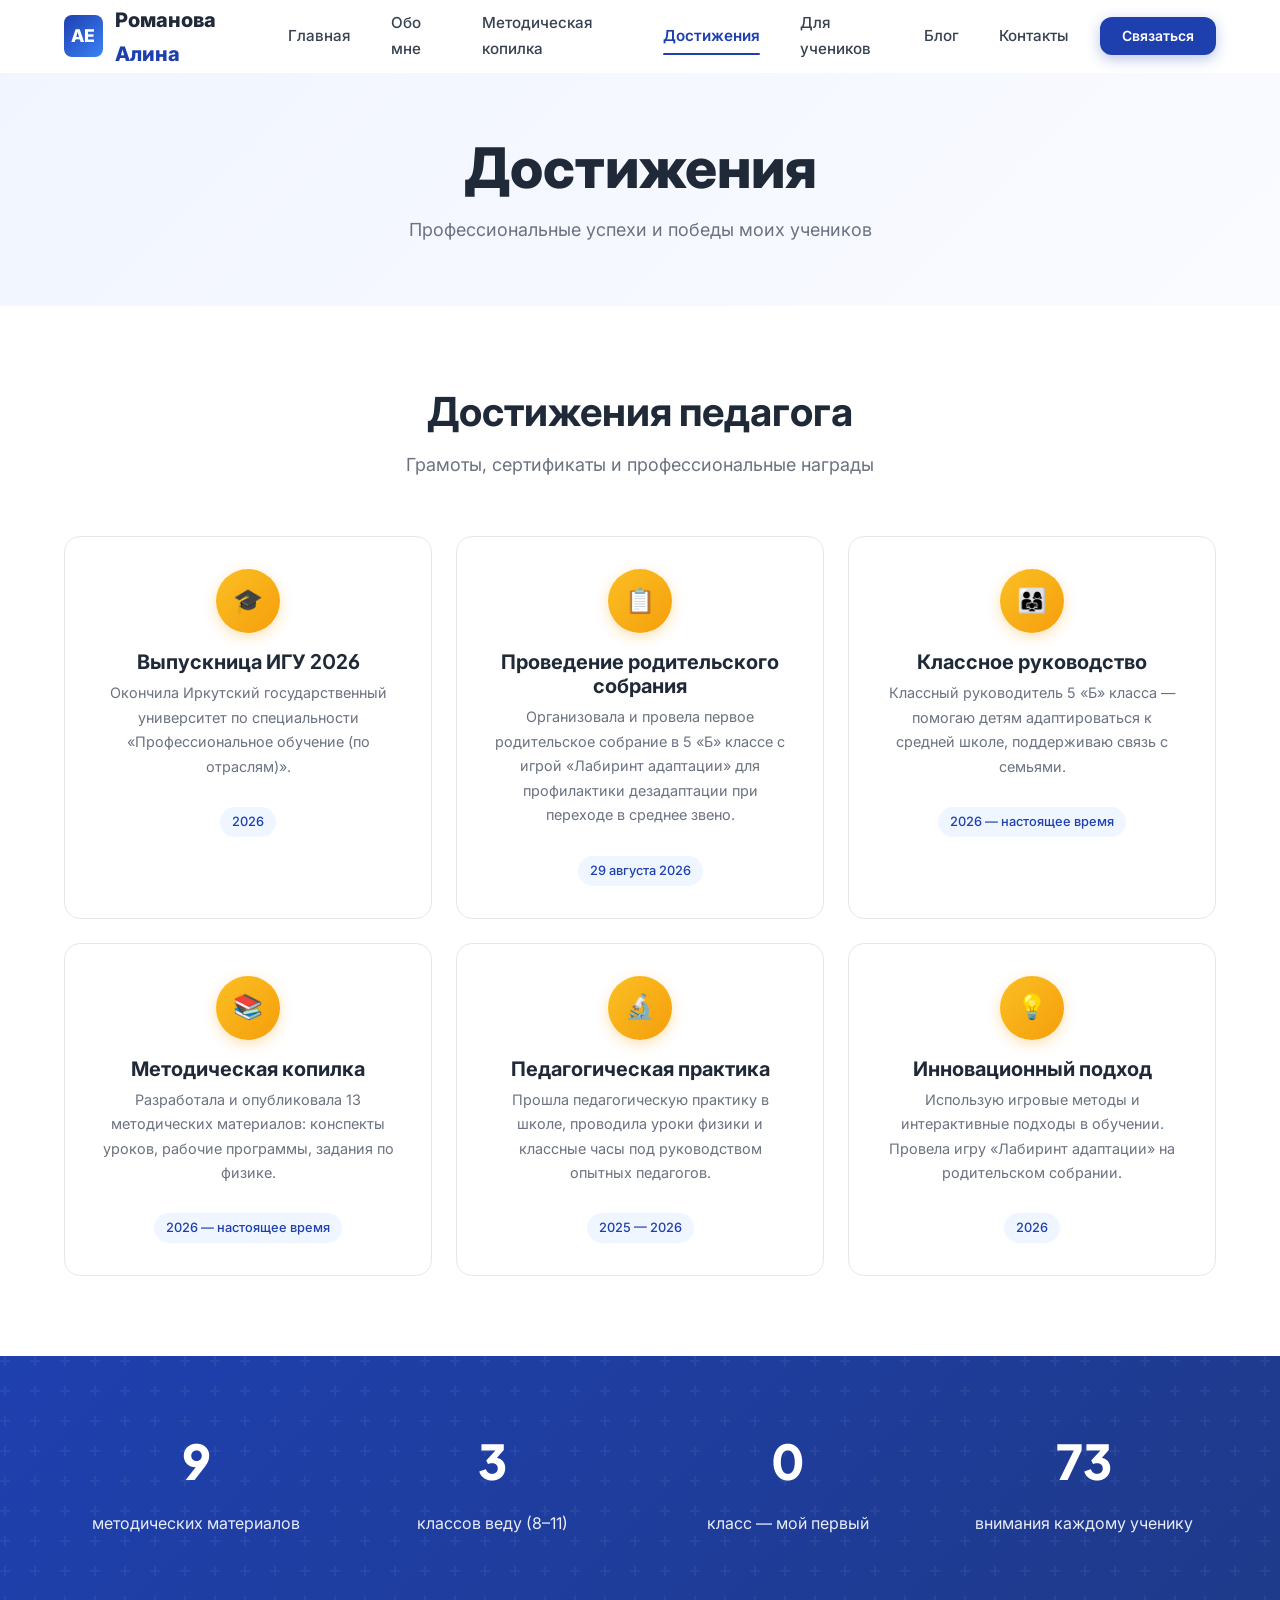
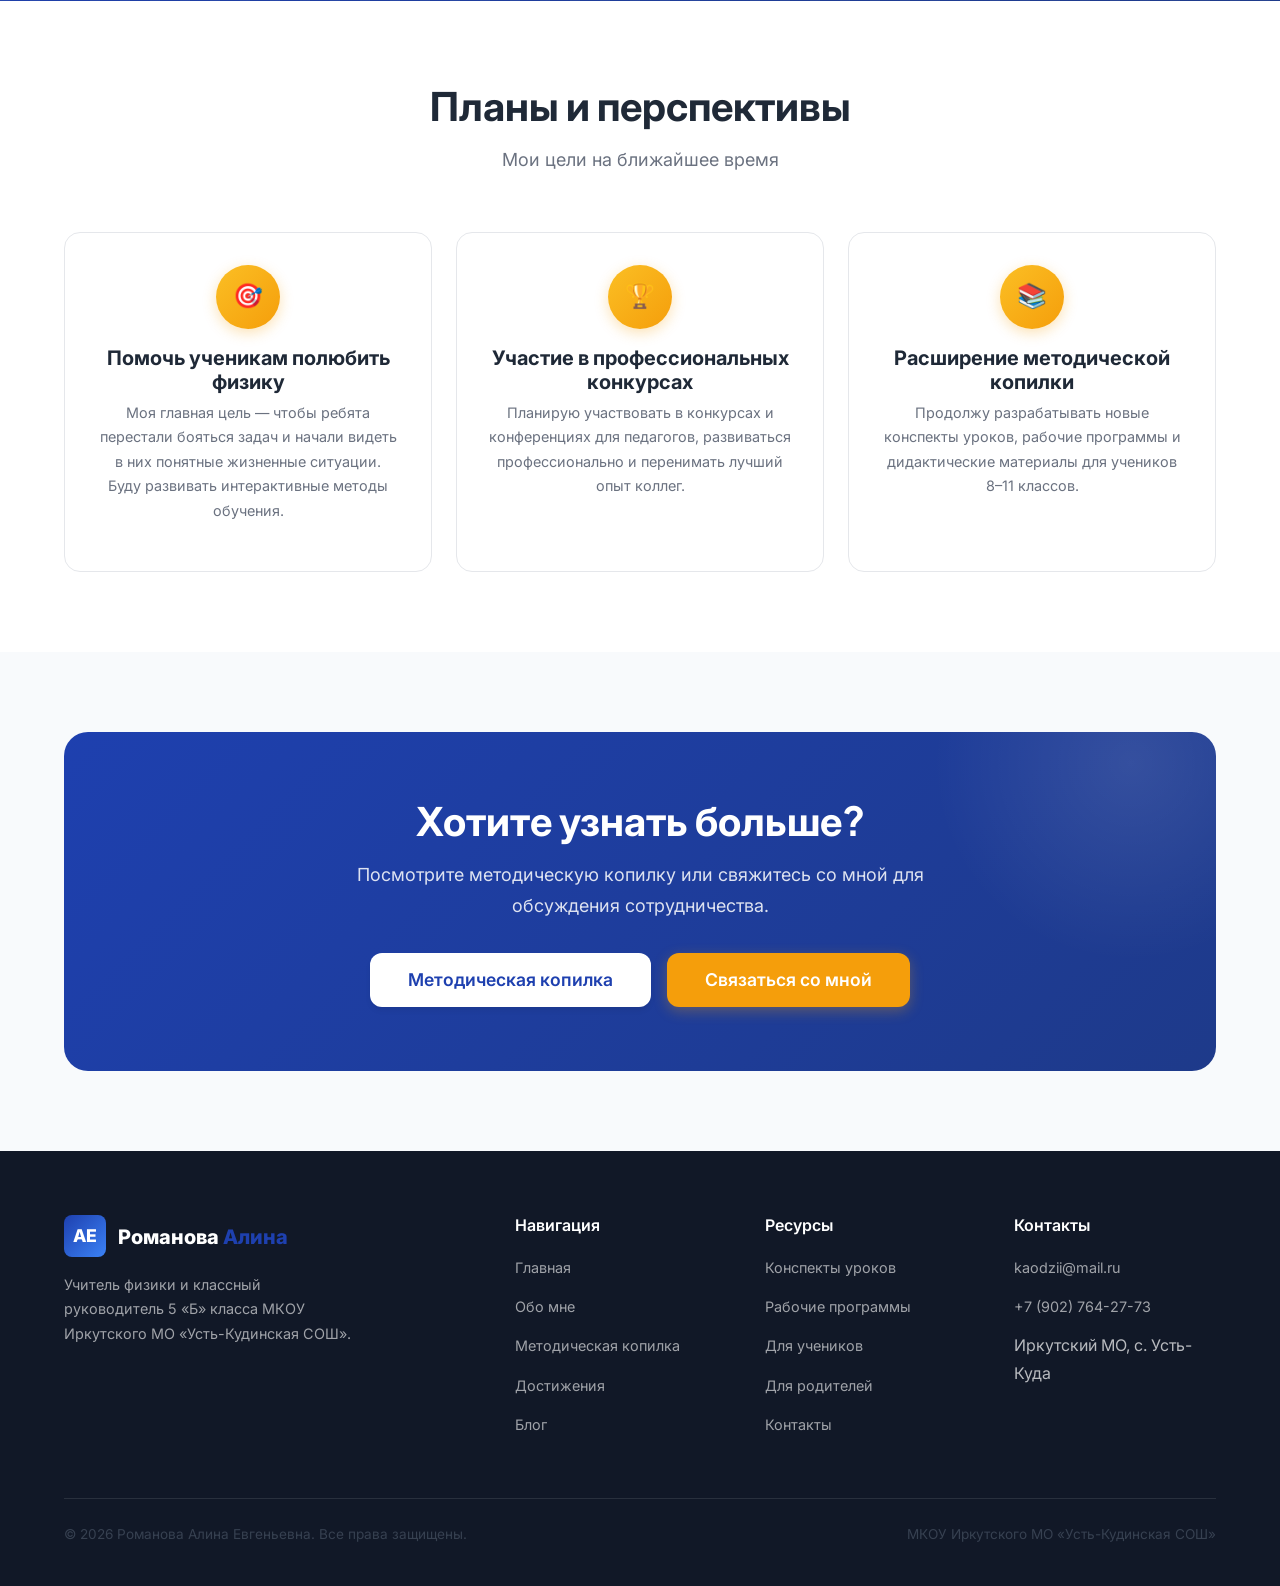
<file: achievements.html>
﻿<!DOCTYPE html>
<html lang="ru">
<head>
  <meta charset="UTF-8">
  <meta name="viewport" content="width=device-width, initial-scale=1.0">
  <title>Достижения — Романова Алина Евгеньевна | Учитель физики</title>
  <meta name="description" content="Достижения учителя физики и его учеников: грамоты, сертификаты, призёры олимпиад, примеры ученических работ.">
  <meta name="keywords" content="достижения, грамоты, сертификаты, олимпиады, ученики, физika">

  <link rel="icon" type="image/svg+xml" href="assets/img/favicon.svg">
  <link rel="preconnect" href="https://fonts.googleapis.com">
  <link rel="preconnect" href="https://fonts.gstatic.com" crossorigin>
  <link href="https://fonts.googleapis.com/css2?family=Inter:wght@400;500;600;700&family=Plus+Jakarta+Sans:wght@600;700;800&display=swap" rel="stylesheet">
  <link rel="stylesheet" href="assets/css/style.css">
</head>
<body>

  <!-- ===== ШАПКА ===== -->
  <header class="header">
    <div class="container header-inner">
      <a href="index.html" class="logo">
        <div class="logo-icon">АЕ</div>
        <div class="logo-text">Романова <span>Алина</span></div>
      </a>
      <nav class="nav">
        <a href="index.html" class="nav-link">Главная</a>
        <a href="about.html" class="nav-link">Обо мне</a>
        <a href="resources.html" class="nav-link">Методическая копилка</a>
        <a href="achievements.html" class="nav-link active">Достижения</a>
        <a href="students.html" class="nav-link">Для учеников</a>
        <a href="blog.html" class="nav-link">Блог</a>
        <a href="contact.html" class="nav-link">Контакты</a>
        <a href="contact.html" class="btn btn-primary btn-sm nav-cta">Связаться</a>
      </nav>
      <button class="mobile-toggle" aria-label="Открыть меню">
        <span></span><span></span><span></span>
      </button>
    </div>
  </header>
  <div class="mobile-menu">
    <a href="index.html" class="nav-link">Главная</a>
    <a href="about.html" class="nav-link">Обо мне</a>
    <a href="resources.html" class="nav-link">Методическая копилка</a>
    <a href="achievements.html" class="nav-link active">Достижения</a>
    <a href="students.html" class="nav-link">Для учеников</a>
    <a href="blog.html" class="nav-link">Блог</a>
    <a href="contact.html" class="nav-link">Контакты</a>
    <a href="contact.html" class="btn btn-primary nav-cta">Связаться со мной</a>
  </div>

  <main>
    <!-- ===== ЗАГОЛОВОК СТРАНИЦЫ ===== -->
    <section class="page-header">
      <div class="container">
        <h1>Достижения</h1>
        <p>Профессиональные успехи и победы моих учеников</p>
      </div>
    </section>

    <!-- ===== ДОСТИЖЕНИЯ УЧИТЕЛЯ ===== -->
    <section class="section">
      <div class="container">
        <div class="section-header animate-on-scroll">
          <h2>Достижения педагога</h2>
          <p>Грамоты, сертификаты и профессиональные награды</p>
        </div>
        <div class="achievements-grid">
          <div class="achievement-card animate-on-scroll">
            <div class="achievement-icon">🎓</div>
            <h4>Выпускница ИГУ 2026</h4>
            <p>Окончила Иркутский государственный университет по специальности «Профессиональное обучение (по отраслям)».</p>
            <span class="date">2026</span>
          </div>
          <div class="achievement-card animate-on-scroll animate-delay-1">
            <div class="achievement-icon">📋</div>
            <h4>Проведение родительского собрания</h4>
            <p>Организовала и провела первое родительское собрание в 5 «Б» классе с игрой «Лабиринт адаптации» для профилактики дезадаптации при переходе в среднее звено.</p>
            <span class="date">29 августа 2026</span>
          </div>
          <div class="achievement-card animate-on-scroll animate-delay-2">
            <div class="achievement-icon">👨‍👩‍👧</div>
            <h4>Классное руководство</h4>
            <p>Классный руководитель 5 «Б» класса — помогаю детям адаптироваться к средней школе, поддерживаю связь с семьями.</p>
            <span class="date">2026 — настоящее время</span>
          </div>
          <div class="achievement-card animate-on-scroll animate-delay-3">
            <div class="achievement-icon">📚</div>
            <h4>Методическая копилка</h4>
            <p>Разработала и опубликовала 13 методических материалов: конспекты уроков, рабочие программы, задания по физике.</p>
            <span class="date">2026 — настоящее время</span>
          </div>
          <div class="achievement-card animate-on-scroll animate-delay-4">
            <div class="achievement-icon">🔬</div>
            <h4>Педагогическая практика</h4>
            <p>Прошла педагогическую практику в школе, проводила уроки физики и классные часы под руководством опытных педагогов.</p>
            <span class="date">2025 — 2026</span>
          </div>
          <div class="achievement-card animate-on-scroll animate-delay-5">
            <div class="achievement-icon">💡</div>
            <h4>Инновационный подход</h4>
            <p>Использую игровые методы и интерактивные подходы в обучении. Провела игру «Лабиринт адаптации» на родительском собрании.</p>
            <span class="date">2026</span>
          </div>
        </div>
      </div>
    </section>

    <!-- ===== СТАТИСТИКА ===== -->
    <section class="stats-section">
      <div class="container">
        <div class="stats-grid">
          <div class="stat-item animate-on-scroll">
            <div class="stat-number" data-count="13">0</div>
            <div class="stat-label">методических материалов</div>
          </div>
          <div class="stat-item animate-on-scroll animate-delay-1">
            <div class="stat-number" data-count="5">0</div>
            <div class="stat-label">классов веду (8–11)</div>
          </div>
          <div class="stat-item animate-on-scroll animate-delay-2">
            <div class="stat-number" data-count="1">0</div>
            <div class="stat-label">класс — мой первый</div>
          </div>
          <div class="stat-item animate-on-scroll animate-delay-3">
            <div class="stat-number" data-count="100">0<span class="suffix">%</span></div>
            <div class="stat-label">внимания каждому ученику</div>
          </div>
        </div>
      </div>
    </section>

    <!-- ===== ПЛАНЫ И ПЕРСПЕКТИВЫ ===== -->
    <section class="section">
      <div class="container">
        <div class="section-header animate-on-scroll">
          <h2>Планы и перспективы</h2>
          <p>Мои цели на ближайшее время</p>
        </div>
        <div class="achievements-grid">
          <div class="achievement-card animate-on-scroll">
            <div class="achievement-icon">🎯</div>
            <h4>Помочь ученикам полюбить физику</h4>
            <p>Моя главная цель — чтобы ребята перестали бояться задач и начали видеть в них понятные жизненные ситуации. Буду развивать интерактивные методы обучения.</p>
          </div>
          <div class="achievement-card animate-on-scroll animate-delay-1">
            <div class="achievement-icon">🏆</div>
            <h4>Участие в профессиональных конкурсах</h4>
            <p>Планирую участвовать в конкурсах и конференциях для педагогов, развиваться профессионально и перенимать лучший опыт коллег.</p>
          </div>
          <div class="achievement-card animate-on-scroll animate-delay-2">
            <div class="achievement-icon">📚</div>
            <h4>Расширение методической копилки</h4>
            <p>Продолжу разрабатывать новые конспекты уроков, рабочие программы и дидактические материалы для учеников 8–11 классов.</p>
          </div>
        </div>
      </div>
    </section>

    <!-- ===== CTA ===== -->
    <section class="section bg-light">
      <div class="container">
        <div class="cta-section animate-on-scroll">
          <h2>Хотите узнать больше?</h2>
          <p>Посмотрите методическую копилку или свяжитесь со мной для обсуждения сотрудничества.</p>
          <div class="cta-buttons">
            <a href="resources.html" class="btn btn-white btn-lg">Методическая копилка</a>
            <a href="contact.html" class="btn btn-accent btn-lg">Связаться со мной</a>
          </div>
        </div>
      </div>
    </section>
  </main>

  <!-- ===== ПОДВАЛ ===== -->
  <footer class="footer">
    <div class="container">
      <div class="footer-grid">
        <div class="footer-brand">
          <a href="index.html" class="logo">
            <div class="logo-icon">АЕ</div>
            <div class="logo-text">Романова <span>Алина</span></div>
          </a>
          <p>Учитель физики и классный руководитель 5 «Б» класса МКОУ Иркутского МО «Усть-Кудинская СОШ».</p>
        </div>
        <div>
          <h4 class="footer-title">Навигация</h4>
          <ul class="footer-links">
            <li><a href="index.html">Главная</a></li>
            <li><a href="about.html">Обо мне</a></li>
            <li><a href="resources.html">Методическая копилка</a></li>
            <li><a href="achievements.html">Достижения</a></li>
            <li><a href="blog.html">Блог</a></li>
          </ul>
        </div>
        <div>
          <h4 class="footer-title">Ресурсы</h4>
          <ul class="footer-links">
            <li><a href="resources.html">Конспекты уроков</a></li>
            <li><a href="resources.html">Рабочие программы</a></li>
            <li><a href="students.html">Для учеников</a></li>
            <li><a href="students.html">Для родителей</a></li>
            <li><a href="contact.html">Контакты</a></li>
          </ul>
        </div>
        <div>
          <h4 class="footer-title">Контакты</h4>
          <ul class="footer-links">
            <li><a href="mailto:kaodzii@mail.ru">kaodzii@mail.ru</a></li>
            <li><a href="tel:89027642773">+7 (902) 764-27-73</a></li>
            <li>Иркутский МО, с. Усть-Куда</li>
          </ul>
        </div>
      </div>
      <div class="footer-bottom">
        <p>© 2026 Романова Алина Евгеньевна. Все права защищены.</p>
        <p>МКОУ Иркутского МО «Усть-Кудинская СОШ»</p>
      </div>
    </div>
  </footer>

  <button class="back-to-top" aria-label="Наверх">↑</button>
  <script src="assets/js/main.js"></script>
</body>
</html>
</file>
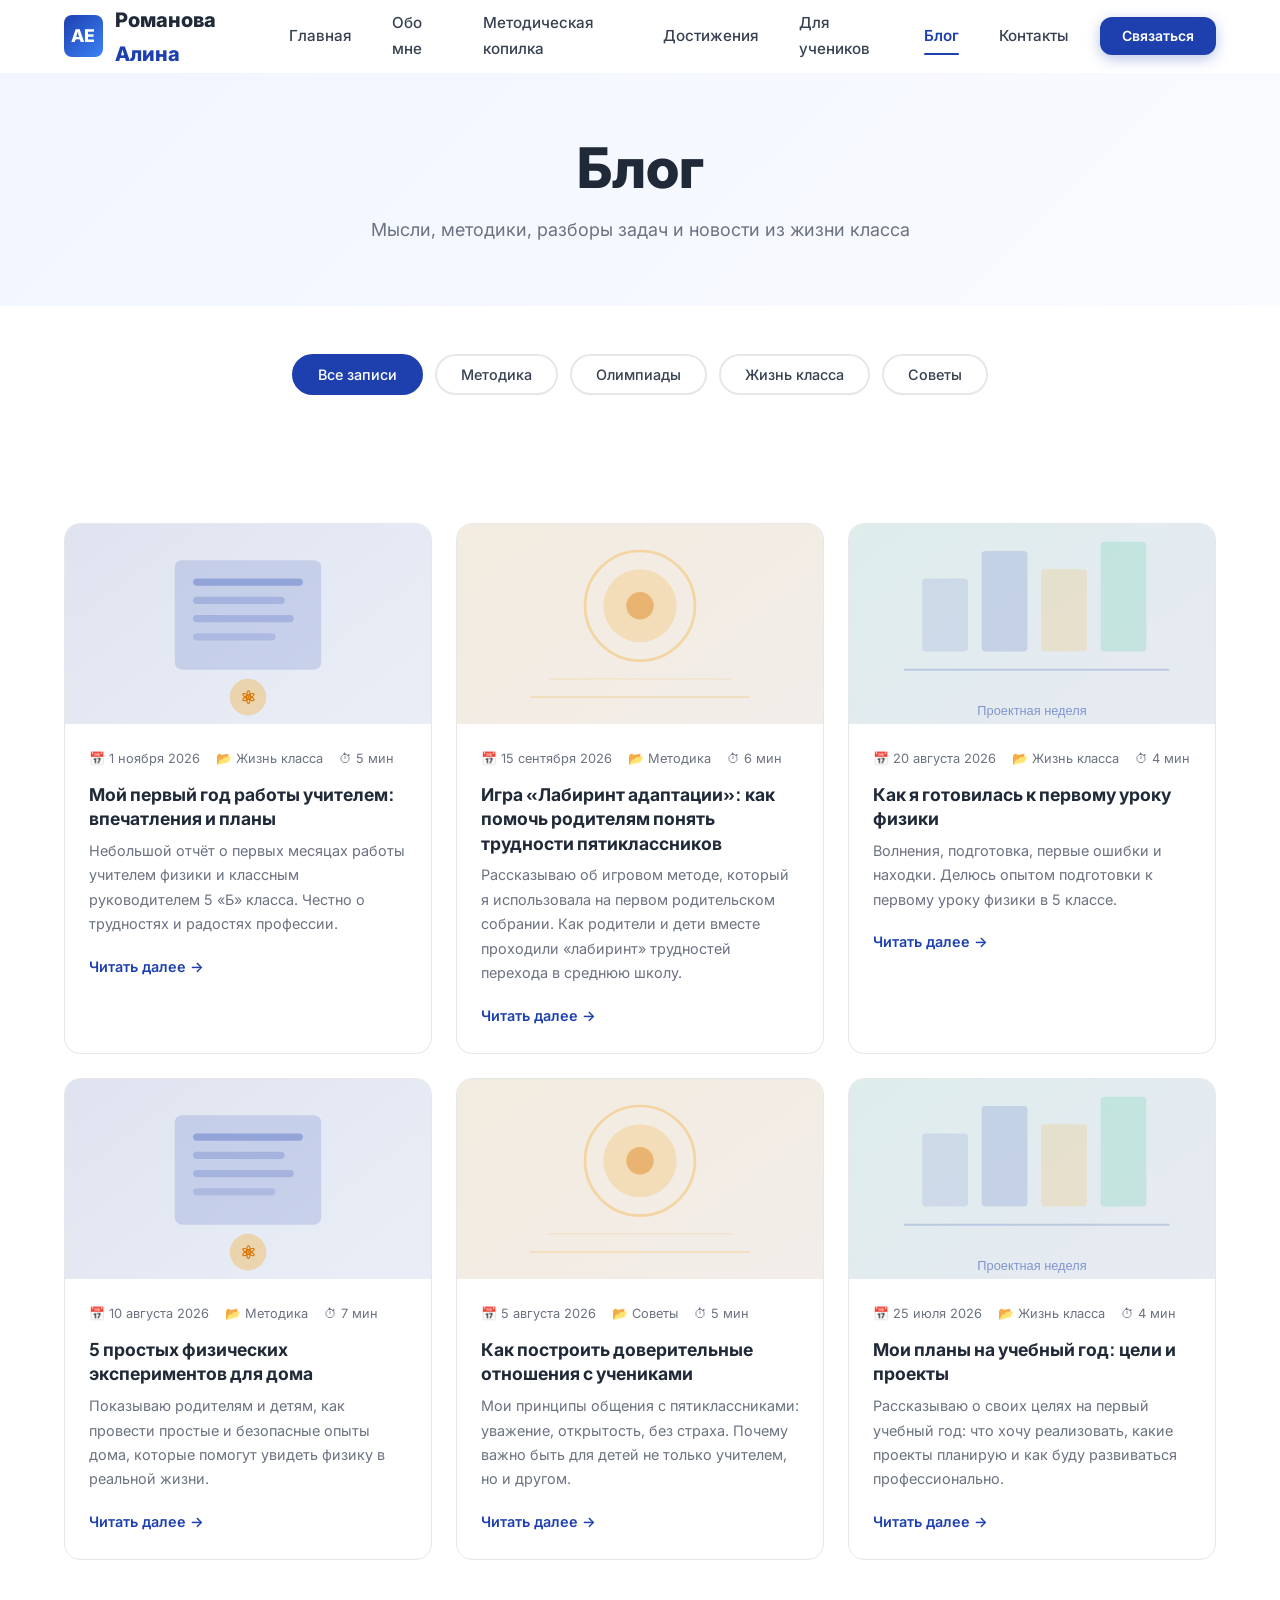
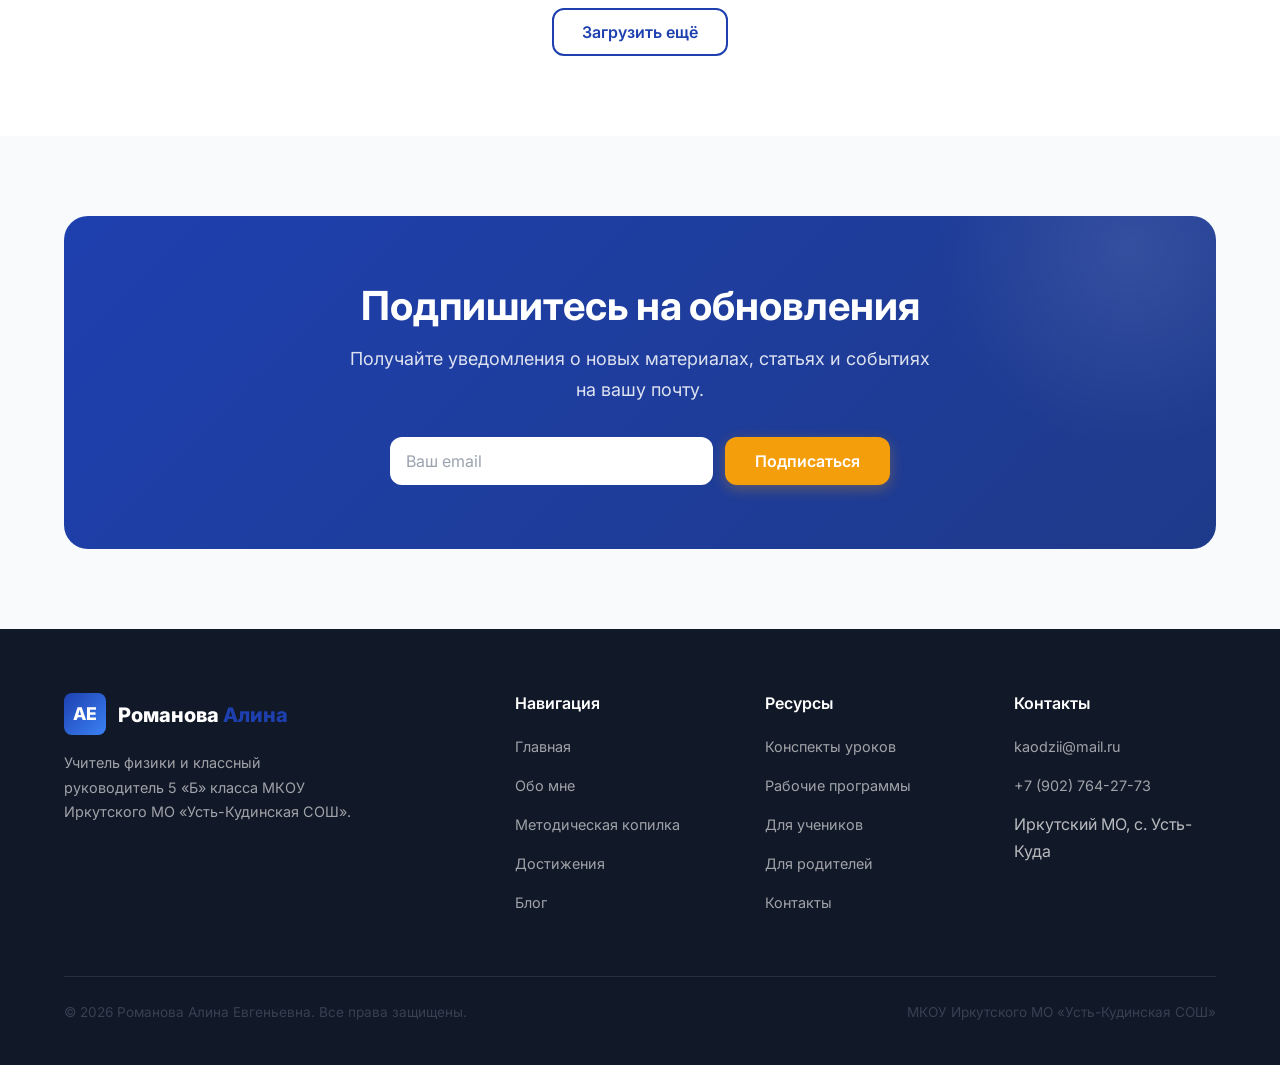
<file: blog.html>
﻿<!DOCTYPE html>
<html lang="ru">
<head>
  <meta charset="UTF-8">
  <meta name="viewport" content="width=device-width, initial-scale=1.0">
  <title>Блог — Романова Алина Евгеньевна | Учитель физики</title>
  <meta name="description" content="Блог учителя физики: методики, разборы задач, новости из жизни класса и школы.">
  <meta name="keywords" content="блог учителя, методика физики, разбор задач, новости школы">

  <link rel="icon" type="image/svg+xml" href="assets/img/favicon.svg">
  <link rel="preconnect" href="https://fonts.googleapis.com">
  <link rel="preconnect" href="https://fonts.gstatic.com" crossorigin>
  <link href="https://fonts.googleapis.com/css2?family=Inter:wght@400;500;600;700&family=Plus+Jakarta+Sans:wght@600;700;800&display=swap" rel="stylesheet">
  <link rel="stylesheet" href="assets/css/style.css">
</head>
<body>

  <!-- ===== ШАПКА ===== -->
  <header class="header">
    <div class="container header-inner">
      <a href="index.html" class="logo">
        <div class="logo-icon">АЕ</div>
        <div class="logo-text">Романова <span>Алина</span></div>
      </a>
      <nav class="nav">
        <a href="index.html" class="nav-link">Главная</a>
        <a href="about.html" class="nav-link">Обо мне</a>
        <a href="resources.html" class="nav-link">Методическая копилка</a>
        <a href="achievements.html" class="nav-link">Достижения</a>
        <a href="students.html" class="nav-link">Для учеников</a>
        <a href="blog.html" class="nav-link active">Блог</a>
        <a href="contact.html" class="nav-link">Контакты</a>
        <a href="contact.html" class="btn btn-primary btn-sm nav-cta">Связаться</a>
      </nav>
      <button class="mobile-toggle" aria-label="Открыть меню">
        <span></span><span></span><span></span>
      </button>
    </div>
  </header>
  <div class="mobile-menu">
    <a href="index.html" class="nav-link">Главная</a>
    <a href="about.html" class="nav-link">Обо мне</a>
    <a href="resources.html" class="nav-link">Методическая копилка</a>
    <a href="achievements.html" class="nav-link">Достижения</a>
    <a href="students.html" class="nav-link">Для учеников</a>
    <a href="blog.html" class="nav-link active">Блог</a>
    <a href="contact.html" class="nav-link">Контакты</a>
    <a href="contact.html" class="btn btn-primary nav-cta">Связаться со мной</a>
  </div>

  <main>
    <!-- ===== ЗАГОЛОВОК СТРАНИЦЫ ===== -->
    <section class="page-header">
      <div class="container">
        <h1>Блог</h1>
        <p>Мысли, методики, разборы задач и новости из жизни класса</p>
      </div>
    </section>

    <!-- ===== ФИЛЬТРЫ ===== -->
    <section class="section-sm">
      <div class="container">
        <div class="filter-bar animate-on-scroll" style="margin-bottom: 0;">
          <button class="filter-btn active">Все записи</button>
          <button class="filter-btn">Методика</button>
          <button class="filter-btn">Олимпиады</button>
          <button class="filter-btn">Жизнь класса</button>
          <button class="filter-btn">Советы</button>
        </div>
      </div>
    </section>

    <!-- ===== ЗАПИСИ БЛОГА ===== -->
    <section class="section">
      <div class="container">
        <div class="blog-grid">

          <!-- Запись 1 -->
          <article class="blog-card animate-on-scroll">
            <div class="blog-card-image">
              <img src="assets/img/blog-1.svg" alt="Первый год работы учителем">
            </div>
            <div class="blog-card-body">
              <div class="blog-card-meta">
                <span>📅 1 ноября 2026</span>
                <span>📂 Жизнь класса</span>
                <span>⏱ 5 мин</span>
              </div>
              <h4>Мой первый год работы учителем: впечатления и планы</h4>
              <p>
                Небольшой отчёт о первых месяцах работы учителем физики и классным руководителем
                5 «Б» класса. Честно о трудностях и радостях профессии.
              </p>
              <a href="#" class="blog-card-link">Читать далее →</a>
            </div>
          </article>

          <!-- Запись 2 -->
          <article class="blog-card animate-on-scroll animate-delay-1">
            <div class="blog-card-image">
              <img src="assets/img/blog-2.svg" alt="Игра Лабиринт адаптации">
            </div>
            <div class="blog-card-body">
              <div class="blog-card-meta">
                <span>📅 15 сентября 2026</span>
                <span>📂 Методика</span>
                <span>⏱ 6 мин</span>
              </div>
              <h4>Игра «Лабиринт адаптации»: как помочь родителям понять трудности пятиклассников</h4>
              <p>
                Рассказываю об игровом методе, который я использовала на первом родительском собрании.
                Как родители и дети вместе проходили «лабиринт» трудностей перехода в среднюю школу.
              </p>
              <a href="#" class="blog-card-link">Читать далее →</a>
            </div>
          </article>

          <!-- Запись 3 -->
          <article class="blog-card animate-on-scroll animate-delay-2">
            <div class="blog-card-image">
              <img src="assets/img/blog-3.svg" alt="Как я готовилась к первому уроку">
            </div>
            <div class="blog-card-body">
              <div class="blog-card-meta">
                <span>📅 20 августа 2026</span>
                <span>📂 Жизнь класса</span>
                <span>⏱ 4 мин</span>
              </div>
              <h4>Как я готовилась к первому уроку физики</h4>
              <p>
                Волнения, подготовка, первые ошибки и находки. Делюсь опытом подготовки
                к первому уроку физики в 5 классе.
              </p>
              <a href="#" class="blog-card-link">Читать далее →</a>
            </div>
          </article>

          <!-- Запись 4 -->
          <article class="blog-card animate-on-scroll">
            <div class="blog-card-image">
              <img src="assets/img/blog-1.svg" alt="Физика в быту">
            </div>
            <div class="blog-card-body">
              <div class="blog-card-meta">
                <span>📅 10 августа 2026</span>
                <span>📂 Методика</span>
                <span>⏱ 7 мин</span>
              </div>
              <h4>5 простых физических экспериментов для дома</h4>
              <p>
                Показываю родителям и детям, как провести простые и безопасные опыты
                дома, которые помогут увидеть физику в реальной жизни.
              </p>
              <a href="#" class="blog-card-link">Читать далее →</a>
            </div>
          </article>

          <!-- Запись 5 -->
          <article class="blog-card animate-on-scroll animate-delay-1">
            <div class="blog-card-image">
              <img src="assets/img/blog-2.svg" alt="Отношения с учениками">
            </div>
            <div class="blog-card-body">
              <div class="blog-card-meta">
                <span>📅 5 августа 2026</span>
                <span>📂 Советы</span>
                <span>⏱ 5 мин</span>
              </div>
              <h4>Как построить доверительные отношения с учениками</h4>
              <p>
                Мои принципы общения с пятиклассниками: уважение, открытость, без страха.
                Почему важно быть для детей не только учителем, но и другом.
              </p>
              <a href="#" class="blog-card-link">Читать далее →</a>
            </div>
          </article>

          <!-- Запись 6 -->
          <article class="blog-card animate-on-scroll animate-delay-2">
            <div class="blog-card-image">
              <img src="assets/img/blog-3.svg" alt="Планы на год">
            </div>
            <div class="blog-card-body">
              <div class="blog-card-meta">
                <span>📅 25 июля 2026</span>
                <span>📂 Жизнь класса</span>
                <span>⏱ 4 мин</span>
              </div>
              <h4>Мои планы на учебный год: цели и проекты</h4>
              <p>
                Рассказываю о своих целях на первый учебный год: что хочу реализовать,
                какие проекты планирую и как буду развиваться профессионально.
              </p>
              <a href="#" class="blog-card-link">Читать далее →</a>
            </div>
          </article>

        </div>

        <!-- Пагинация -->
        <div class="text-center mt-5 animate-on-scroll">
          <button class="btn btn-outline">Загрузить ещё</button>
        </div>
      </div>
    </section>

    <!-- ===== ПОДПИСКА ===== -->
    <section class="section bg-light">
      <div class="container">
        <div class="cta-section animate-on-scroll">
          <h2>Подпишитесь на обновления</h2>
          <p>Получайте уведомления о новых материалах, статьях и событиях на вашу почту.</p>
          <div style="display: flex; gap: 12px; max-width: 500px; margin: 0 auto; position: relative; z-index: 1;">
            <input type="email" class="form-input" placeholder="Ваш email" style="flex: 1; border: none;">
            <button class="btn btn-accent">Подписаться</button>
          </div>
        </div>
      </div>
    </section>
  </main>

  <!-- ===== ПОДВАЛ ===== -->
  <footer class="footer">
    <div class="container">
      <div class="footer-grid">
        <div class="footer-brand">
          <a href="index.html" class="logo">
            <div class="logo-icon">АЕ</div>
            <div class="logo-text">Романова <span>Алина</span></div>
          </a>
          <p>Учитель физики и классный руководитель 5 «Б» класса МКОУ Иркутского МО «Усть-Кудинская СОШ».</p>
        </div>
        <div>
          <h4 class="footer-title">Навигация</h4>
          <ul class="footer-links">
            <li><a href="index.html">Главная</a></li>
            <li><a href="about.html">Обо мне</a></li>
            <li><a href="resources.html">Методическая копилка</a></li>
            <li><a href="achievements.html">Достижения</a></li>
            <li><a href="blog.html">Блог</a></li>
          </ul>
        </div>
        <div>
          <h4 class="footer-title">Ресурсы</h4>
          <ul class="footer-links">
            <li><a href="resources.html">Конспекты уроков</a></li>
            <li><a href="resources.html">Рабочие программы</a></li>
            <li><a href="students.html">Для учеников</a></li>
            <li><a href="students.html">Для родителей</a></li>
            <li><a href="contact.html">Контакты</a></li>
          </ul>
        </div>
        <div>
          <h4 class="footer-title">Контакты</h4>
          <ul class="footer-links">
            <li><a href="mailto:kaodzii@mail.ru">kaodzii@mail.ru</a></li>
            <li><a href="tel:89027642773">+7 (902) 764-27-73</a></li>
            <li>Иркутский МО, с. Усть-Куда</li>
          </ul>
        </div>
      </div>
      <div class="footer-bottom">
        <p>© 2026 Романова Алина Евгеньевна. Все права защищены.</p>
        <p>МКОУ Иркутского МО «Усть-Кудинская СОШ»</p>
      </div>
    </div>
  </footer>

  <button class="back-to-top" aria-label="Наверх">↑</button>
  <script src="assets/js/main.js"></script>
</body>
</html>
</file>
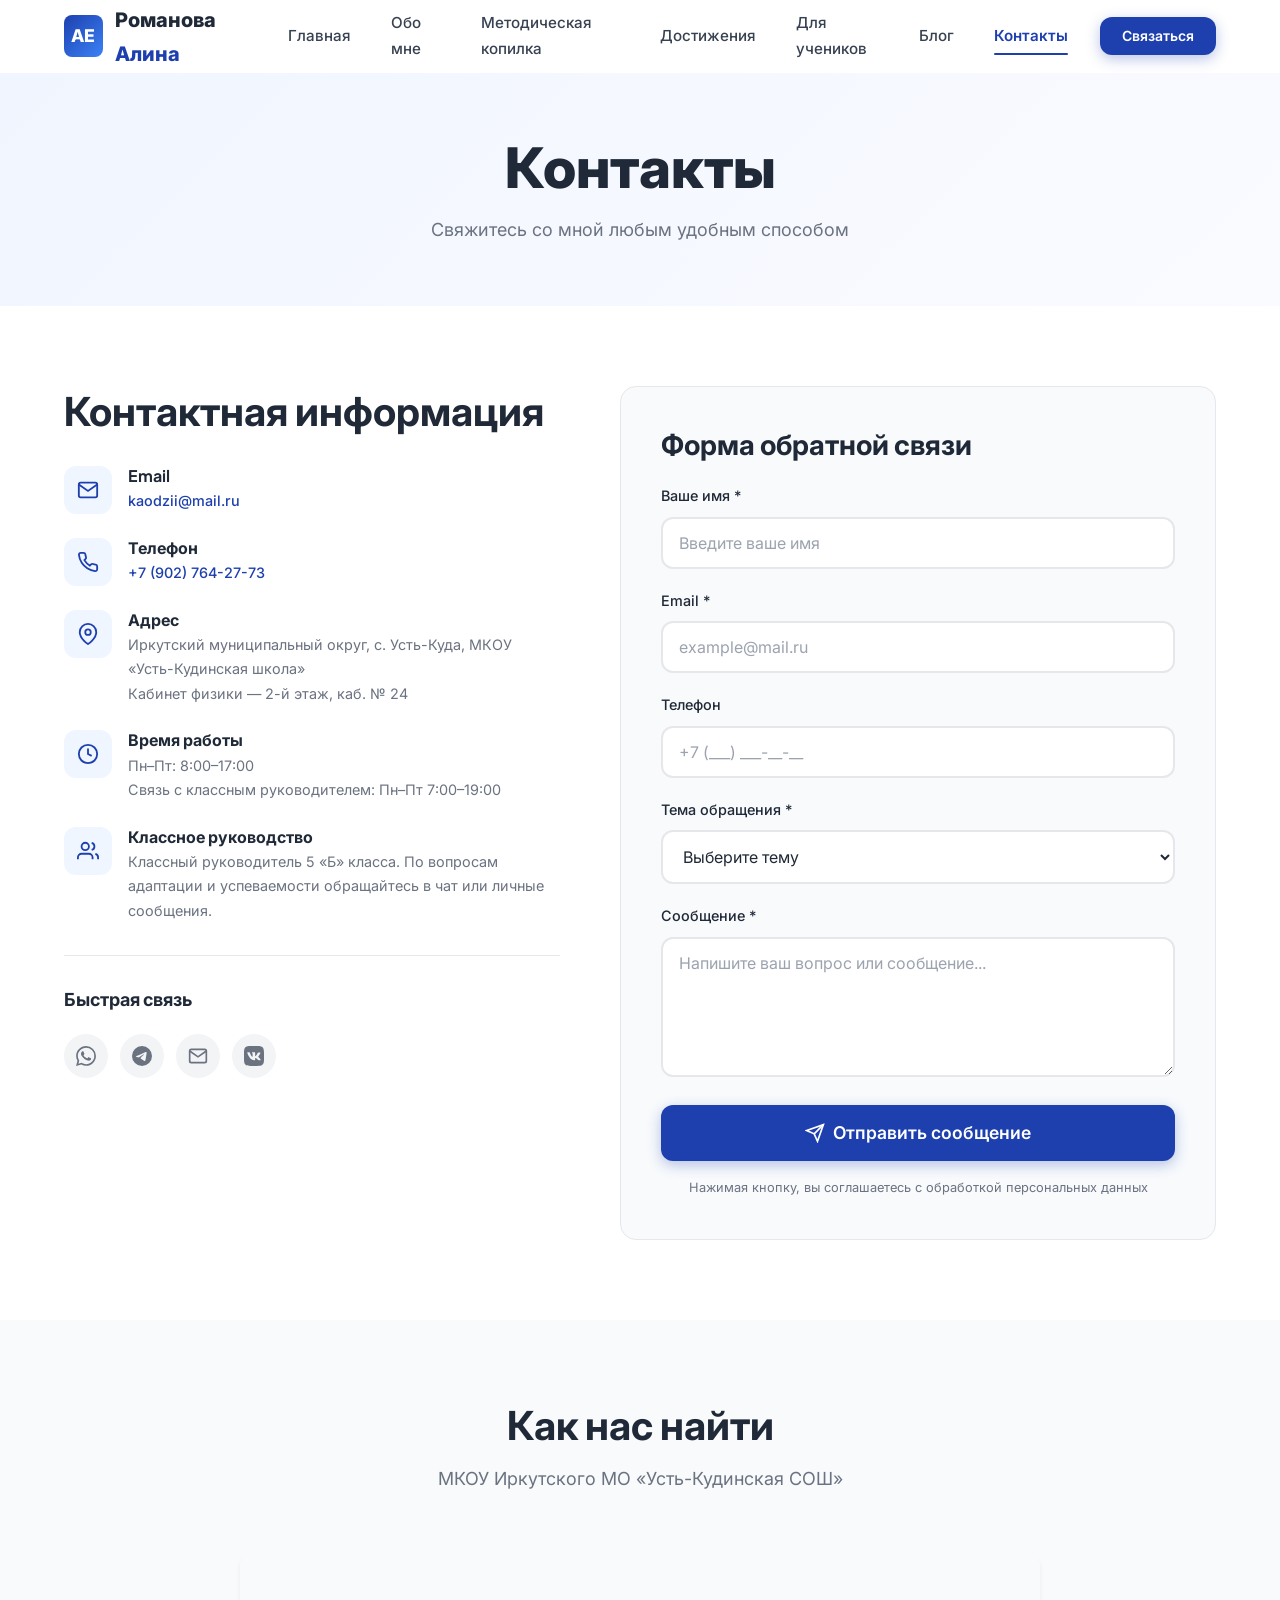
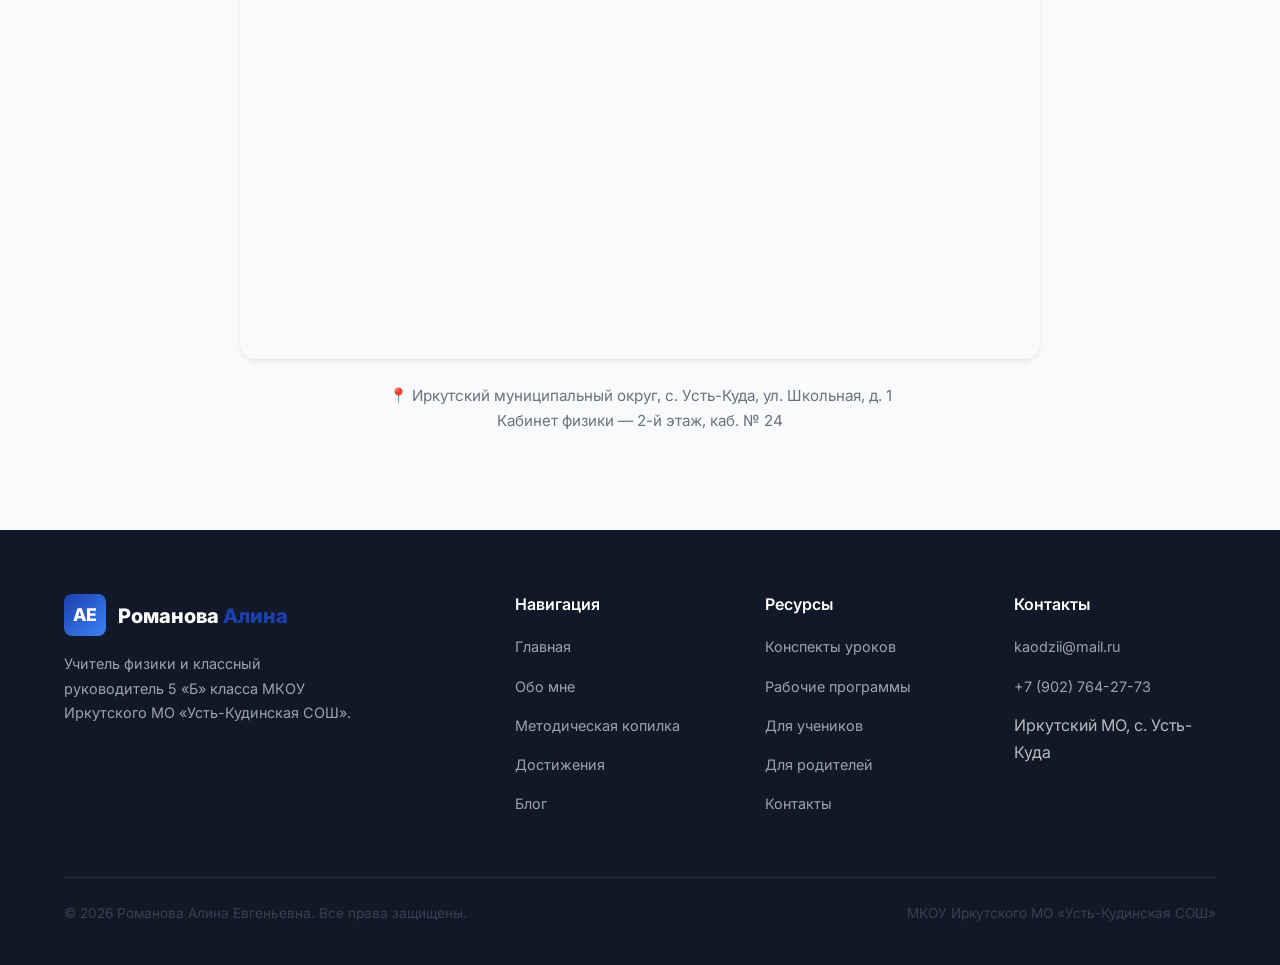
<file: contact.html>
﻿<!DOCTYPE html>
<html lang="ru">
<head>
  <meta charset="UTF-8">
  <meta name="viewport" content="width=device-width, initial-scale=1.0">
  <title>Контакты — Романова Алина Евгеньевна | Учитель физики</title>
  <meta name="description" content="Свяжитесь с учителем физикой Романовой Алиной Евгеньевной: форма обратной связи, email, телефон, мессенджеры.">
  <meta name="keywords" content="контакты, связь с учителем, Романова Алина Евгеньевна, учитель физики">

  <link rel="icon" type="image/svg+xml" href="assets/img/favicon.svg">
  <link rel="preconnect" href="https://fonts.googleapis.com">
  <link rel="preconnect" href="https://fonts.gstatic.com" crossorigin>
  <link href="https://fonts.googleapis.com/css2?family=Inter:wght@400;500;600;700&family=Plus+Jakarta+Sans:wght@600;700;800&display=swap" rel="stylesheet">
  <link rel="stylesheet" href="assets/css/style.css">
</head>
<body>

  <!-- ===== ШАПКА ===== -->
  <header class="header">
    <div class="container header-inner">
      <a href="index.html" class="logo">
        <div class="logo-icon">АЕ</div>
        <div class="logo-text">Романова <span>Алина</span></div>
      </a>
      <nav class="nav">
        <a href="index.html" class="nav-link">Главная</a>
        <a href="about.html" class="nav-link">Обо мне</a>
        <a href="resources.html" class="nav-link">Методическая копилка</a>
        <a href="achievements.html" class="nav-link">Достижения</a>
        <a href="students.html" class="nav-link">Для учеников</a>
        <a href="blog.html" class="nav-link">Блог</a>
        <a href="contact.html" class="nav-link active">Контакты</a>
        <a href="contact.html" class="btn btn-primary btn-sm nav-cta">Связаться</a>
      </nav>
      <button class="mobile-toggle" aria-label="Открыть меню">
        <span></span><span></span><span></span>
      </button>
    </div>
  </header>
  <div class="mobile-menu">
    <a href="index.html" class="nav-link">Главная</a>
    <a href="about.html" class="nav-link">Обо мне</a>
    <a href="resources.html" class="nav-link">Методическая копилка</a>
    <a href="achievements.html" class="nav-link">Достижения</a>
    <a href="students.html" class="nav-link">Для учеников</a>
    <a href="blog.html" class="nav-link">Блог</a>
    <a href="contact.html" class="nav-link active">Контакты</a>
    <a href="contact.html" class="btn btn-primary nav-cta">Связаться со мной</a>
  </div>

  <main>
    <!-- ===== ЗАГОЛОВОК СТРАНИЦЫ ===== -->
    <section class="page-header">
      <div class="container">
        <h1>Контакты</h1>
        <p>Свяжитесь со мной любым удобным способом</p>
      </div>
    </section>

    <!-- ===== КОНТАКТНАЯ ИНФОРМАЦИЯ + ФОРМА ===== -->
    <section class="section">
      <div class="container">
        <div class="contact-grid">

          <!-- Контактная информация -->
          <div class="animate-on-scroll">
            <h2 style="margin-bottom: 32px;">Контактная информация</h2>

            <div class="contact-info-item">
              <div class="contact-info-icon">
                <svg width="22" height="22" viewBox="0 0 24 24" fill="none" stroke="currentColor" stroke-width="2"><path d="M4 4h16c1.1 0 2 .9 2 2v12c0 1.1-.9 2-2 2H4c-1.1 0-2-.9-2-2V6c0-1.1.9-2 2-2z"/><polyline points="22,6 12,13 2,6"/></svg>
              </div>
              <div class="contact-info-text">
                <h5>Email</h5>
                <p><a href="mailto:kaodzii@mail.ru">kaodzii@mail.ru</a></p>
              </div>
            </div>

            <div class="contact-info-item">
              <div class="contact-info-icon">
                <svg width="22" height="22" viewBox="0 0 24 24" fill="none" stroke="currentColor" stroke-width="2"><path d="M22 16.92v3a2 2 0 0 1-2.18 2 19.79 19.79 0 0 1-8.63-3.07 19.5 19.5 0 0 1-6-6 19.79 19.79 0 0 1-3.07-8.67A2 2 0 0 1 4.11 2h3a2 2 0 0 1 2 1.72 12.84 12.84 0 0 0 .7 2.81 2 2 0 0 1-.45 2.11L8.09 9.91a16 16 0 0 0 6 6l1.27-1.27a2 2 0 0 1 2.11-.45 12.84 12.84 0 0 0 2.81.7A2 2 0 0 1 22 16.92z"/></svg>
              </div>
              <div class="contact-info-text">
                <h5>Телефон</h5>
                <p><a href="tel:89027642773">+7 (902) 764-27-73</a></p>
              </div>
            </div>

            <div class="contact-info-item">
              <div class="contact-info-icon">
                <svg width="22" height="22" viewBox="0 0 24 24" fill="none" stroke="currentColor" stroke-width="2"><path d="M21 10c0 7-9 13-9 13s-9-6-9-13a9 9 0 0 1 18 0z"/><circle cx="12" cy="10" r="3"/></svg>
              </div>
              <div class="contact-info-text">
                <h5>Адрес</h5>
                <p>Иркутский муниципальный округ, с. Усть-Куда, МКОУ «Усть-Кудинская школа»<br>Кабинет физики — 2-й этаж, каб. № 24</p>
              </div>
            </div>

            <div class="contact-info-item">
              <div class="contact-info-icon">
                <svg width="22" height="22" viewBox="0 0 24 24" fill="none" stroke="currentColor" stroke-width="2"><circle cx="12" cy="12" r="10"/><polyline points="12 6 12 12 16 14"/></svg>
              </div>
              <div class="contact-info-text">
                <h5>Время работы</h5>
                <p>Пн–Пт: 8:00–17:00<br>Связь с классным руководителем: Пн–Пт 7:00–19:00</p>
              </div>
            </div>

            <div class="contact-info-item">
              <div class="contact-info-icon">
                <svg width="22" height="22" viewBox="0 0 24 24" fill="none" stroke="currentColor" stroke-width="2"><path d="M17 21v-2a4 4 0 0 0-4-4H5a4 4 0 0 0-4 4v2"/><circle cx="9" cy="7" r="4"/><path d="M23 21v-2a4 4 0 0 0-3-3.87"/><path d="M16 3.13a4 4 0 0 1 0 7.75"/></svg>
              </div>
              <div class="contact-info-text">
                <h5>Классное руководство</h5>
                <p>Классный руководитель 5 «Б» класса. По вопросам адаптации и успеваемости обращайтесь в чат или личные сообщения.</p>
              </div>
            </div>

            <!-- Мессенджеры -->
            <div style="margin-top: 32px; padding-top: 32px; border-top: 1px solid var(--border);">
              <h5 style="margin-bottom: 16px; color: var(--text-dark);">Быстрая связь</h5>
              <div class="social-links">
                <a href="https://wa.me/89027642773" target="_blank" rel="noopener" class="social-link" title="WhatsApp">
                  <svg width="20" height="20" viewBox="0 0 24 24" fill="currentColor"><path d="M17.472 14.382c-.297-.149-1.758-.867-2.03-.967-.273-.099-.471-.148-.67.15-.197.297-.767.966-.94 1.164-.173.199-.347.223-.644.075-.297-.15-1.255-.463-2.39-1.475-.883-.788-1.48-1.761-1.653-2.059-.173-.297-.018-.458.13-.606.134-.133.298-.347.446-.52.149-.174.198-.298.298-.497.099-.198.05-.371-.025-.52-.075-.149-.669-1.612-.916-2.207-.242-.579-.487-.5-.669-.51-.173-.008-.371-.01-.57-.01-.198 0-.52.074-.792.372-.272.297-1.04 1.016-1.04 2.479 0 1.462 1.065 2.875 1.213 3.074.149.198 2.096 3.2 5.077 4.487.709.306 1.262.489 1.694.625.712.227 1.36.195 1.871.118.571-.085 1.758-.719 2.006-1.413.248-.694.248-1.289.173-1.413-.074-.124-.272-.198-.57-.347m-5.421 7.403h-.004a9.87 9.87 0 01-5.031-1.378l-.361-.214-3.741.982.998-3.648-.235-.374a9.86 9.86 0 01-1.51-5.26c.001-5.45 4.436-9.884 9.888-9.884 2.64 0 5.122 1.03 6.988 2.898a9.825 9.825 0 012.893 6.994c-.003 5.45-4.437 9.884-9.885 9.884m8.413-18.297A11.815 11.815 0 0012.05 0C5.495 0 .16 5.335.157 11.892c0 2.096.547 4.142 1.588 5.945L.057 24l6.305-1.654a11.882 11.882 0 005.683 1.448h.005c6.554 0 11.89-5.335 11.893-11.893a11.821 11.821 0 00-3.48-8.413z"/></svg>
                </a>
                <a href="https://t.me/alina_romanova" target="_blank" rel="noopener" class="social-link" title="Telegram">
                  <svg width="20" height="20" viewBox="0 0 24 24" fill="currentColor"><path d="M11.944 0A12 12 0 000 12a12 12 0 0012 12 12 12 0 0012-12A12 12 0 0012 0a12 12 0 00-.056 0zm4.962 7.224c.1-.002.321.023.465.14a.506.506 0 01.171.325c.016.093.036.306.02.472-.18 1.898-.962 6.502-1.36 8.627-.168.9-.499 1.201-.82 1.23-.696.065-1.225-.46-1.9-.902-1.056-.693-1.653-1.124-2.678-1.8-1.185-.78-.417-1.21.258-1.91.177-.184 3.247-2.977 3.307-3.23.007-.032.014-.15-.056-.212s-.174-.041-.249-.024c-.106.024-1.793 1.14-5.061 3.345-.48.33-.913.49-1.302.48-.428-.008-1.252-.241-1.865-.44-.752-.245-1.349-.374-1.297-.789.027-.216.325-.437.893-.663 3.498-1.524 5.83-2.529 6.998-3.014 3.332-1.386 4.025-1.627 4.476-1.635z"/></svg>
                </a>
                <a href="mailto:kaodzii@mail.ru" class="social-link" title="Email">
                  <svg width="20" height="20" viewBox="0 0 24 24" fill="none" stroke="currentColor" stroke-width="2"><path d="M4 4h16c1.1 0 2 .9 2 2v12c0 1.1-.9 2-2 2H4c-1.1 0-2-.9-2-2V6c0-1.1.9-2 2-2z"/><polyline points="22,6 12,13 2,6"/></svg>
                </a>
                <a href="#" class="social-link" title="ВКонтакте">
                  <svg width="20" height="20" viewBox="0 0 24 24" fill="currentColor"><path d="M15.684 0H8.316C1.592 0 0 1.592 0 8.316v7.368C0 22.408 1.592 24 8.316 24h7.368C22.408 24 24 22.408 24 15.684V8.316C24 1.592 22.408 0 15.684 0zm3.692 17.123h-1.744c-.66 0-.864-.525-2.05-1.727-1.033-1-1.49-1.135-1.744-1.135-.356 0-.458.102-.458.593v1.575c0 .424-.135.678-1.253.678-1.846 0-3.896-1.118-5.335-3.202C4.624 10.857 4.03 8.57 4.03 8.096c0-.254.102-.491.593-.491h1.744c.44 0 .61.203.78.678.863 2.49 2.303 4.675 2.896 4.675.22 0 .322-.102.322-.66V9.721c-.068-1.186-.695-1.287-.695-1.71 0-.203.17-.407.44-.407h2.744c.373 0 .508.203.508.643v3.503c0 .372.17.508.271.508.22 0 .39-.136.78-.525 1.27-1.406 2.185-3.57 2.185-3.57.119-.254.322-.491.763-.491h1.744c.525 0 .644.27.525.643-.22 1.017-2.354 4.031-2.354 4.031-.186.305-.254.44 0 .78.186.254.796.779 1.203 1.253.745.847 1.32 1.558 1.473 2.05.17.49-.085.744-.576.744z"/></svg>
                </a>
              </div>
            </div>
          </div>

          <!-- Форма обратной связи -->
          <div class="animate-on-scroll animate-delay-1">
            <div class="info-card" style="padding: 40px;">
              <h3 style="margin-bottom: 24px;">Форма обратной связи</h3>
              <form data-validate>
                <div class="form-group">
                  <label class="form-label" for="contact-name">Ваше имя *</label>
                  <input type="text" id="contact-name" class="form-input" placeholder="Введите ваше имя" required>
                  <span class="form-error" style="color: var(--error); font-size: 0.8rem; display: none;"></span>
                </div>
                <div class="form-group">
                  <label class="form-label" for="contact-email">Email *</label>
                  <input type="email" id="contact-email" class="form-input" placeholder="example@mail.ru" required>
                  <span class="form-error" style="color: var(--error); font-size: 0.8rem; display: none;"></span>
                </div>
                <div class="form-group">
                  <label class="form-label" for="contact-phone">Телефон</label>
                  <input type="tel" id="contact-phone" class="form-input" placeholder="+7 (___) ___-__-__">
                </div>
                <div class="form-group">
                  <label class="form-label" for="contact-subject">Тема обращения *</label>
                  <select id="contact-subject" class="form-select" required>
                    <option value="">Выберите тему</option>
                    <option value="question">Вопрос об обучении</option>
                    <option value="homework">Домашнее задание / пропуск урока</option>
                    <option value="consultation">Запись на консультацию</option>
                    <option value="parents">Вопрос от родителя</option>
                    <option value="cooperation">Сотрудничество</option>
                    <option value="other">Другое</option>
                  </select>
                  <span class="form-error" style="color: var(--error); font-size: 0.8rem; display: none;"></span>
                </div>
                <div class="form-group">
                  <label class="form-label" for="contact-message">Сообщение *</label>
                  <textarea id="contact-message" class="form-textarea" placeholder="Напишите ваш вопрос или сообщение..." required></textarea>
                  <span class="form-error" style="color: var(--error); font-size: 0.8rem; display: none;"></span>
                </div>
                <button type="submit" class="btn btn-primary btn-lg" style="width: 100%;">
                  <svg width="20" height="20" viewBox="0 0 24 24" fill="none" stroke="currentColor" stroke-width="2"><line x1="22" y1="2" x2="11" y2="13"/><polygon points="22 2 15 22 11 13 2 9 22 2"/></svg>
                  Отправить сообщение
                </button>
                <div class="form-success" style="display: none; align-items: center; gap: 8px; margin-top: 16px; padding: 16px; background: #d1fae5; border-radius: var(--radius); color: #065f46;">
                  ✅ Сообщение отправлено! Я отвечу в ближайшее время.
                </div>
                <p style="font-size: 0.8rem; color: var(--text-muted); margin-top: 16px; text-align: center; margin-bottom: 0;">
                  Нажимая кнопку, вы соглашаетесь с обработкой персональных данных
                </p>
              </form>
            </div>
          </div>
        </div>
      </div>
    </section>

    <!-- ===== КАРТА ===== -->
    <section class="section bg-light">
      <div class="container">
        <div class="section-header animate-on-scroll">
          <h2>Как нас найти</h2>
          <p>МКОУ Иркутского МО «Усть-Кудинская СОШ»</p>
        </div>
        <div class="animate-on-scroll" style="max-width: 800px; margin: 0 auto; border-radius: var(--radius-lg); overflow: hidden; box-shadow: var(--shadow);">
          <iframe
            src="https://www.google.com/maps/embed?pb=!1m18!1m12!1m3!1d2376.5!2d102.16!3d54.98!2m3!1f0!2f0!3f0!3m2!1i1024!2i768!4f13.1!3m3!1m2!1s0x0%3A0x0!2zNTTCsDU4JzQ4LjAiTiAxMDLCsDA5JzM2LjAiRQ!5e0!3m2!1sru!2sru!4v1"
            width="100%"
            height="400"
            style="border: 0;"
            allowfullscreen=""
            loading="lazy"
            referrerpolicy="no-referrer-when-downgrade"
            title="Местоположение школы на карте">
          </iframe>
        </div>
        <div style="text-align: center; margin-top: 24px;">
          <p style="color: var(--text-muted); font-size: 0.95rem;">
            📍 Иркутский муниципальный округ, с. Усть-Куда, ул. Школьная, д. 1<br>
            Кабинет физики — 2-й этаж, каб. № 24
          </p>
        </div>
      </div>
    </section>
  </main>

  <!-- ===== ПОДВАЛ ===== -->
  <footer class="footer">
    <div class="container">
      <div class="footer-grid">
        <div class="footer-brand">
          <a href="index.html" class="logo">
            <div class="logo-icon">АЕ</div>
            <div class="logo-text">Романова <span>Алина</span></div>
          </a>
          <p>Учитель физики и классный руководитель 5 «Б» класса МКОУ Иркутского МО «Усть-Кудинская СОШ».</p>
        </div>
        <div>
          <h4 class="footer-title">Навигация</h4>
          <ul class="footer-links">
            <li><a href="index.html">Главная</a></li>
            <li><a href="about.html">Обо мне</a></li>
            <li><a href="resources.html">Методическая копилка</a></li>
            <li><a href="achievements.html">Достижения</a></li>
            <li><a href="blog.html">Блог</a></li>
          </ul>
        </div>
        <div>
          <h4 class="footer-title">Ресурсы</h4>
          <ul class="footer-links">
            <li><a href="resources.html">Конспекты уроков</a></li>
            <li><a href="resources.html">Рабочие программы</a></li>
            <li><a href="students.html">Для учеников</a></li>
            <li><a href="students.html">Для родителей</a></li>
            <li><a href="contact.html">Контакты</a></li>
          </ul>
        </div>
        <div>
          <h4 class="footer-title">Контакты</h4>
          <ul class="footer-links">
            <li><a href="mailto:kaodzii@mail.ru">kaodzii@mail.ru</a></li>
            <li><a href="tel:89027642773">+7 (902) 764-27-73</a></li>
            <li>Иркутский МО, с. Усть-Куда</li>
          </ul>
        </div>
      </div>
      <div class="footer-bottom">
        <p>© 2026 Романова Алина Евгеньевна. Все права защищены.</p>
        <p>МКОУ Иркутского МО «Усть-Кудинская СОШ»</p>
      </div>
    </div>
  </footer>

  <button class="back-to-top" aria-label="Наверх">↑</button>
  <script src="assets/js/main.js"></script>
</body>
</html>
</file>
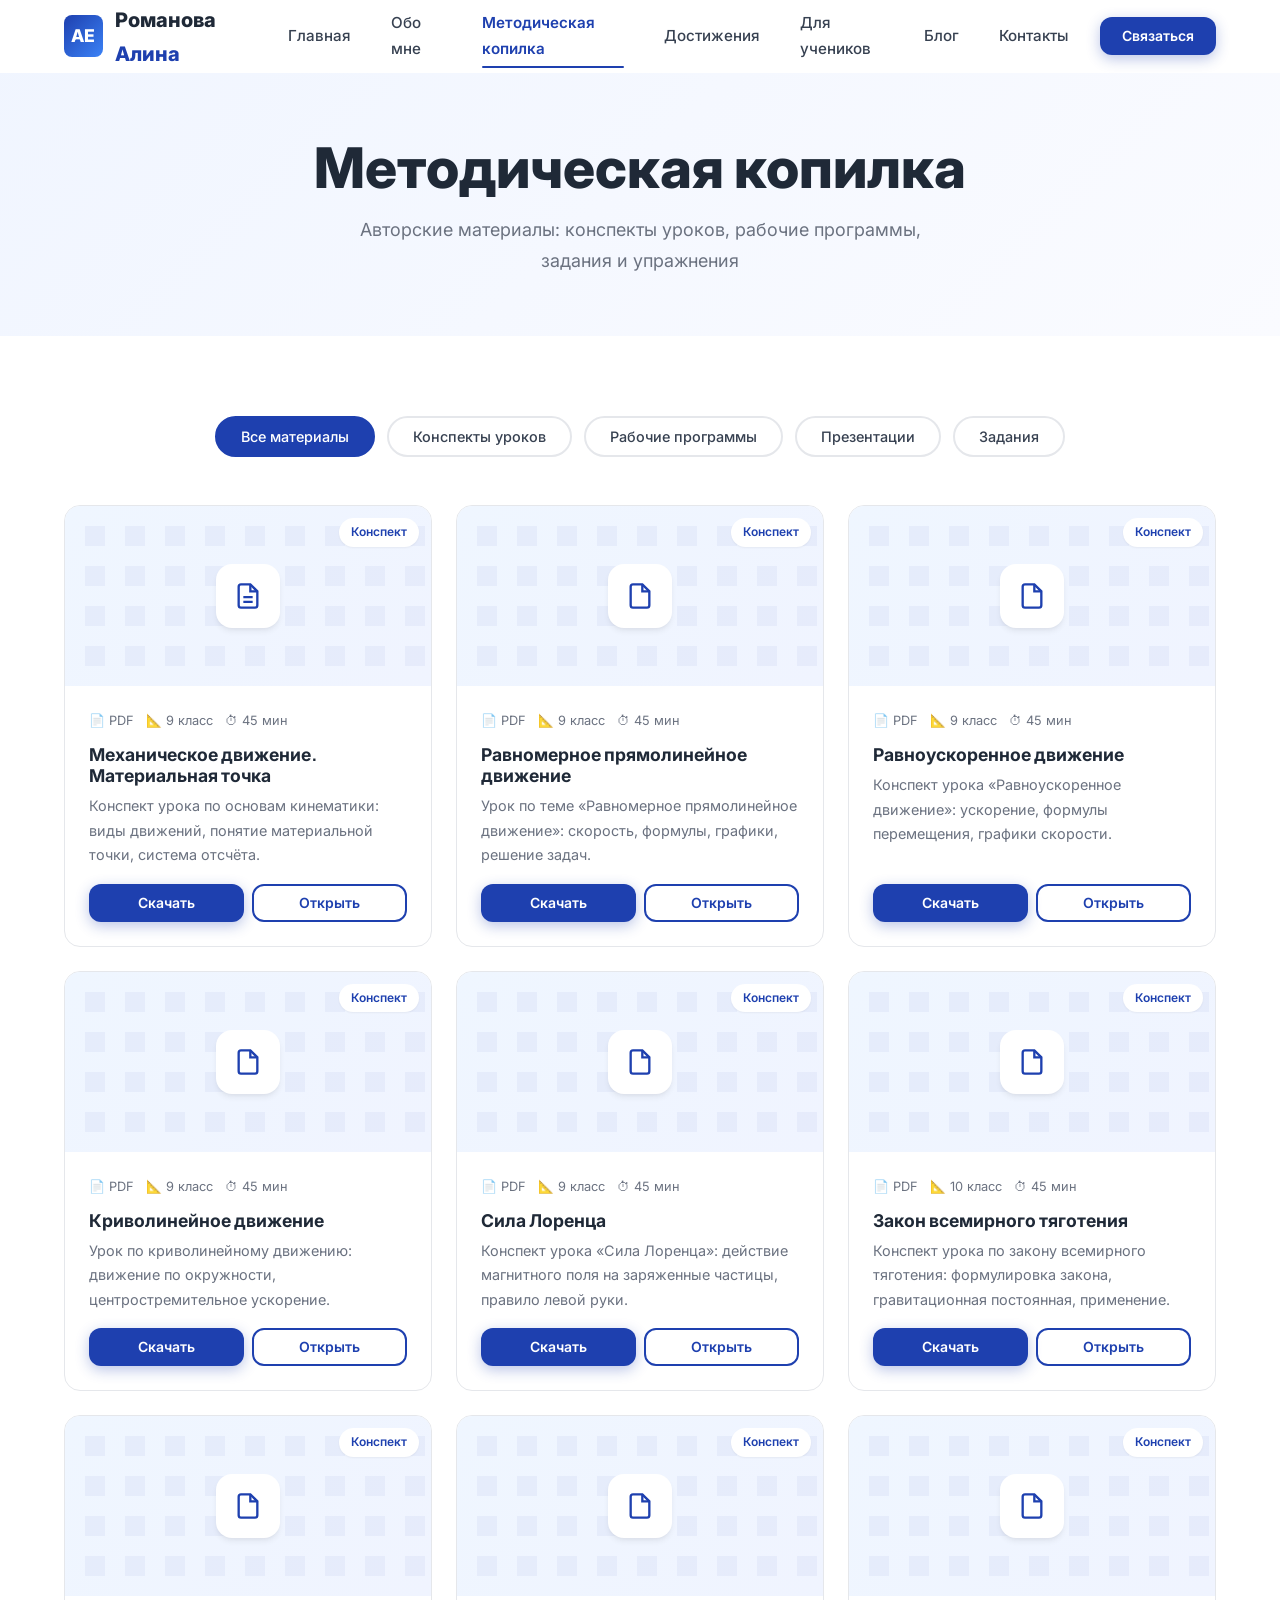
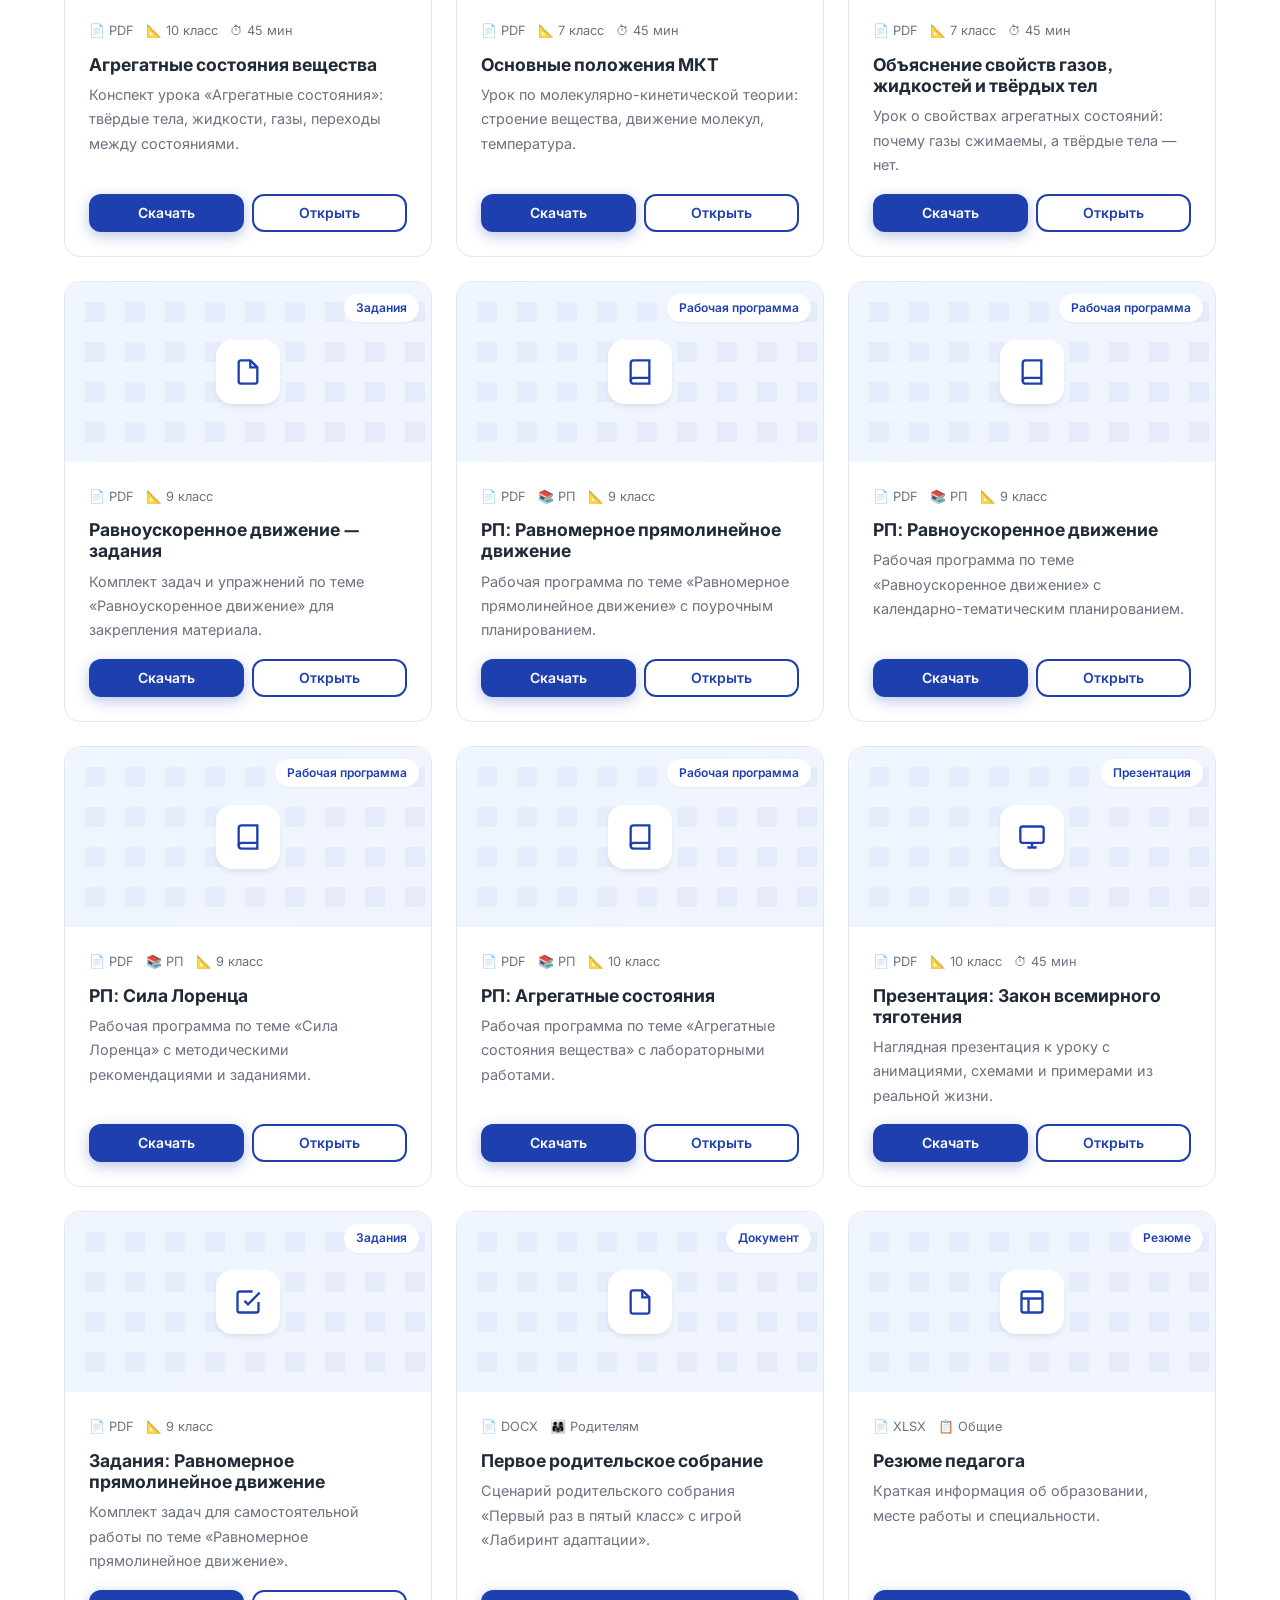
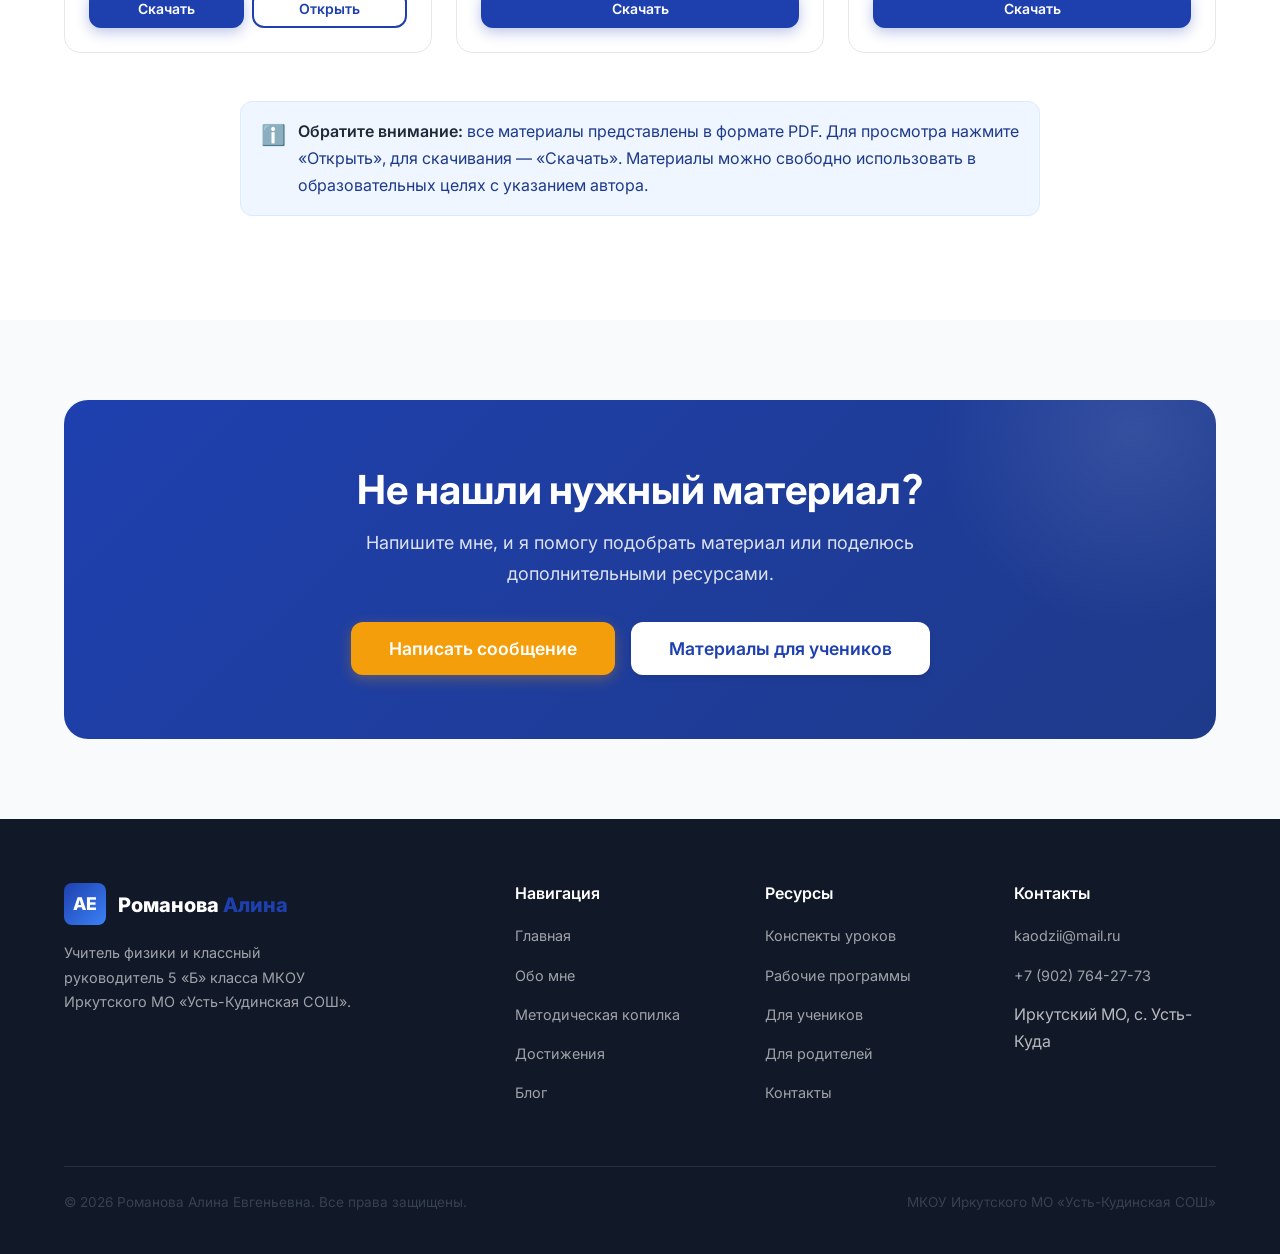
<file: resources.html>
﻿<!DOCTYPE html>
<html lang="ru">
<head>
  <meta charset="UTF-8">
  <meta name="viewport" content="width=device-width, initial-scale=1.0">
  <title>Методическая копилка — Романова Алина Евгеньевна | Учитель физики</title>
  <meta name="description" content="Методическая копилка учителя физики: конспекты уроков, рабочие программы, презентации, задания и упражнения для 8–11 классов.">
  <meta name="keywords" content="методическая копилка, конспекты физика, рабочие программы, уроки физики, задания по физике">

  <link rel="icon" type="image/svg+xml" href="assets/img/favicon.svg">
  <link rel="preconnect" href="https://fonts.googleapis.com">
  <link rel="preconnect" href="https://fonts.gstatic.com" crossorigin>
  <link href="https://fonts.googleapis.com/css2?family=Inter:wght@400;500;600;700&family=Plus+Jakarta+Sans:wght@600;700;800&display=swap" rel="stylesheet">
  <link rel="stylesheet" href="assets/css/style.css">
</head>
<body>

  <!-- ===== ШАПКА ===== -->
  <header class="header">
    <div class="container header-inner">
      <a href="index.html" class="logo">
        <div class="logo-icon">АЕ</div>
        <div class="logo-text">Романова <span>Алина</span></div>
      </a>
      <nav class="nav">
        <a href="index.html" class="nav-link">Главная</a>
        <a href="about.html" class="nav-link">Обо мне</a>
        <a href="resources.html" class="nav-link active">Методическая копилка</a>
        <a href="achievements.html" class="nav-link">Достижения</a>
        <a href="students.html" class="nav-link">Для учеников</a>
        <a href="blog.html" class="nav-link">Блог</a>
        <a href="contact.html" class="nav-link">Контакты</a>
        <a href="contact.html" class="btn btn-primary btn-sm nav-cta">Связаться</a>
      </nav>
      <button class="mobile-toggle" aria-label="Открыть меню">
        <span></span><span></span><span></span>
      </button>
    </div>
  </header>
  <div class="mobile-menu">
    <a href="index.html" class="nav-link">Главная</a>
    <a href="about.html" class="nav-link">Обо мне</a>
    <a href="resources.html" class="nav-link active">Методическая копилка</a>
    <a href="achievements.html" class="nav-link">Достижения</a>
    <a href="students.html" class="nav-link">Для учеников</a>
    <a href="blog.html" class="nav-link">Блог</a>
    <a href="contact.html" class="nav-link">Контакты</a>
    <a href="contact.html" class="btn btn-primary nav-cta">Связаться со мной</a>
  </div>

  <main>
    <!-- ===== ЗАГОЛОВОК СТРАНИЦЫ ===== -->
    <section class="page-header">
      <div class="container">
        <h1>Методическая копилка</h1>
        <p>Авторские материалы: конспекты уроков, рабочие программы, задания и упражнения</p>
      </div>
    </section>

    <!-- ===== ФИЛЬТРЫ И МАТЕРИАЛЫ ===== -->
    <section class="section">
      <div class="container">

        <!-- Фильтры -->
        <div class="filter-bar animate-on-scroll">
          <button class="filter-btn active" data-filter="all">Все материалы</button>
          <button class="filter-btn" data-filter="notes">Конспекты уроков</button>
          <button class="filter-btn" data-filter="programs">Рабочие программы</button>
          <button class="filter-btn" data-filter="presentations">Презентации</button>
          <button class="filter-btn" data-filter="tasks">Задания</button>
        </div>

        <!-- Сетка материалов -->
        <div class="resources-grid">

          <!-- === Конспекты уроков === -->
          <div class="resource-card animate-on-scroll" data-category="notes">
            <div class="resource-card-preview">
              <span class="resource-card-badge">Конспект</span>
              <div class="resource-card-icon">
                <svg viewBox="0 0 24 24" fill="none" stroke="currentColor" stroke-width="2"><path d="M14 2H6a2 2 0 0 0-2 2v16a2 2 0 0 0 2 2h12a2 2 0 0 0 2-2V8z"/><polyline points="14 2 14 8 20 8"/><line x1="16" y1="13" x2="8" y2="13"/><line x1="16" y1="17" x2="8" y2="17"/></svg>
              </div>
            </div>
            <div class="resource-card-body">
              <div class="resource-card-meta">
                <span>📄 PDF</span>
                <span>📐 9 класс</span>
                <span>⏱ 45 мин</span>
              </div>
              <h4>Механическое движение. Материальная точка</h4>
              <p>Конспект урока по основам кинематики: виды движений, понятие материальной точки, система отсчёта.</p>
              <div class="resource-card-footer">
                <a href="materials/Механическое движение.pdf" class="btn btn-primary btn-sm" download>Скачать</a>
                <a href="materials/Механическое движение.pdf" target="_blank" class="btn btn-outline btn-sm">Открыть</a>
              </div>
            </div>
          </div>

          <div class="resource-card animate-on-scroll" data-category="notes">
            <div class="resource-card-preview">
              <span class="resource-card-badge">Конспект</span>
              <div class="resource-card-icon">
                <svg viewBox="0 0 24 24" fill="none" stroke="currentColor" stroke-width="2"><path d="M14 2H6a2 2 0 0 0-2 2v16a2 2 0 0 0 2 2h12a2 2 0 0 0 2-2V8z"/><polyline points="14 2 14 8 20 8"/></svg>
              </div>
            </div>
            <div class="resource-card-body">
              <div class="resource-card-meta">
                <span>📄 PDF</span>
                <span>📐 9 класс</span>
                <span>⏱ 45 мин</span>
              </div>
              <h4>Равномерное прямолинейное движение</h4>
              <p>Урок по теме «Равномерное прямолинейное движение»: скорость, формулы, графики, решение задач.</p>
              <div class="resource-card-footer">
                <a href="materials/Конспект равномерное прямолинейное движение.pdf" class="btn btn-primary btn-sm" download>Скачать</a>
                <a href="materials/Конспект равномерное прямолинейное движение.pdf" target="_blank" class="btn btn-outline btn-sm">Открыть</a>
              </div>
            </div>
          </div>

          <div class="resource-card animate-on-scroll" data-category="notes">
            <div class="resource-card-preview">
              <span class="resource-card-badge">Конспект</span>
              <div class="resource-card-icon">
                <svg viewBox="0 0 24 24" fill="none" stroke="currentColor" stroke-width="2"><path d="M14 2H6a2 2 0 0 0-2 2v16a2 2 0 0 0 2 2h12a2 2 0 0 0 2-2V8z"/><polyline points="14 2 14 8 20 8"/></svg>
              </div>
            </div>
            <div class="resource-card-body">
              <div class="resource-card-meta">
                <span>📄 PDF</span>
                <span>📐 9 класс</span>
                <span>⏱ 45 мин</span>
              </div>
              <h4>Равноускоренное движение</h4>
              <p>Конспект урока «Равноускоренное движение»: ускорение, формулы перемещения, графики скорости.</p>
              <div class="resource-card-footer">
                <a href="materials/Конспект равноускоренное движение.pdf" class="btn btn-primary btn-sm" download>Скачать</a>
                <a href="materials/Конспект равноускоренное движение.pdf" target="_blank" class="btn btn-outline btn-sm">Открыть</a>
              </div>
            </div>
          </div>

          <div class="resource-card animate-on-scroll" data-category="notes">
            <div class="resource-card-preview">
              <span class="resource-card-badge">Конспект</span>
              <div class="resource-card-icon">
                <svg viewBox="0 0 24 24" fill="none" stroke="currentColor" stroke-width="2"><path d="M14 2H6a2 2 0 0 0-2 2v16a2 2 0 0 0 2 2h12a2 2 0 0 0 2-2V8z"/><polyline points="14 2 14 8 20 8"/></svg>
              </div>
            </div>
            <div class="resource-card-body">
              <div class="resource-card-meta">
                <span>📄 PDF</span>
                <span>📐 9 класс</span>
                <span>⏱ 45 мин</span>
              </div>
              <h4>Криволинейное движение</h4>
              <p>Урок по криволинейному движению: движение по окружности, центростремительное ускорение.</p>
              <div class="resource-card-footer">
                <a href="materials/Криволинейное движение.pdf" class="btn btn-primary btn-sm" download>Скачать</a>
                <a href="materials/Криволинейное движение.pdf" target="_blank" class="btn btn-outline btn-sm">Открыть</a>
              </div>
            </div>
          </div>

          <div class="resource-card animate-on-scroll" data-category="notes">
            <div class="resource-card-preview">
              <span class="resource-card-badge">Конспект</span>
              <div class="resource-card-icon">
                <svg viewBox="0 0 24 24" fill="none" stroke="currentColor" stroke-width="2"><path d="M14 2H6a2 2 0 0 0-2 2v16a2 2 0 0 0 2 2h12a2 2 0 0 0 2-2V8z"/><polyline points="14 2 14 8 20 8"/></svg>
              </div>
            </div>
            <div class="resource-card-body">
              <div class="resource-card-meta">
                <span>📄 PDF</span>
                <span>📐 9 класс</span>
                <span>⏱ 45 мин</span>
              </div>
              <h4>Сила Лоренца</h4>
              <p>Конспект урока «Сила Лоренца»: действие магнитного поля на заряженные частицы, правило левой руки.</p>
              <div class="resource-card-footer">
                <a href="materials/Конспект сила Лоренца.pdf" class="btn btn-primary btn-sm" download>Скачать</a>
                <a href="materials/Конспект сила Лоренца.pdf" target="_blank" class="btn btn-outline btn-sm">Открыть</a>
              </div>
            </div>
          </div>

          <div class="resource-card animate-on-scroll" data-category="notes">
            <div class="resource-card-preview">
              <span class="resource-card-badge">Конспект</span>
              <div class="resource-card-icon">
                <svg viewBox="0 0 24 24" fill="none" stroke="currentColor" stroke-width="2"><path d="M14 2H6a2 2 0 0 0-2 2v16a2 2 0 0 0 2 2h12a2 2 0 0 0 2-2V8z"/><polyline points="14 2 14 8 20 8"/></svg>
              </div>
            </div>
            <div class="resource-card-body">
              <div class="resource-card-meta">
                <span>📄 PDF</span>
                <span>📐 10 класс</span>
                <span>⏱ 45 мин</span>
              </div>
              <h4>Закон всемирного тяготения</h4>
              <p>Конспект урока по закону всемирного тяготения: формулировка закона, гравитационная постоянная, применение.</p>
              <div class="resource-card-footer">
                <a href="materials/Закон всемирного тяготения.pdf" class="btn btn-primary btn-sm" download>Скачать</a>
                <a href="materials/Закон всемирного тяготения.pdf" target="_blank" class="btn btn-outline btn-sm">Открыть</a>
              </div>
            </div>
          </div>

          <div class="resource-card animate-on-scroll" data-category="notes">
            <div class="resource-card-preview">
              <span class="resource-card-badge">Конспект</span>
              <div class="resource-card-icon">
                <svg viewBox="0 0 24 24" fill="none" stroke="currentColor" stroke-width="2"><path d="M14 2H6a2 2 0 0 0-2 2v16a2 2 0 0 0 2 2h12a2 2 0 0 0 2-2V8z"/><polyline points="14 2 14 8 20 8"/></svg>
              </div>
            </div>
            <div class="resource-card-body">
              <div class="resource-card-meta">
                <span>📄 PDF</span>
                <span>📐 10 класс</span>
                <span>⏱ 45 мин</span>
              </div>
              <h4>Агрегатные состояния вещества</h4>
              <p>Конспект урока «Агрегатные состояния»: твёрдые тела, жидкости, газы, переходы между состояниями.</p>
              <div class="resource-card-footer">
                <a href="materials/Агрегатные состояния.pdf" class="btn btn-primary btn-sm" download>Скачать</a>
                <a href="materials/Агрегатные состояния.pdf" target="_blank" class="btn btn-outline btn-sm">Открыть</a>
              </div>
            </div>
          </div>

          <div class="resource-card animate-on-scroll" data-category="notes">
            <div class="resource-card-preview">
              <span class="resource-card-badge">Конспект</span>
              <div class="resource-card-icon">
                <svg viewBox="0 0 24 24" fill="none" stroke="currentColor" stroke-width="2"><path d="M14 2H6a2 2 0 0 0-2 2v16a2 2 0 0 0 2 2h12a2 2 0 0 0 2-2V8z"/><polyline points="14 2 14 8 20 8"/></svg>
              </div>
            </div>
            <div class="resource-card-body">
              <div class="resource-card-meta">
                <span>📄 PDF</span>
                <span>📐 7 класс</span>
                <span>⏱ 45 мин</span>
              </div>
              <h4>Основные положения МКТ</h4>
              <p>Урок по молекулярно-кинетической теории: строение вещества, движение молекул, температура.</p>
              <div class="resource-card-footer">
                <a href="materials/Основные положения молекулярно_кинетической теории.pdf" class="btn btn-primary btn-sm" download>Скачать</a>
                <a href="materials/Основные положения молекулярно_кинетической теории.pdf" target="_blank" class="btn btn-outline btn-sm">Открыть</a>
              </div>
            </div>
          </div>

          <div class="resource-card animate-on-scroll" data-category="notes">
            <div class="resource-card-preview">
              <span class="resource-card-badge">Конспект</span>
              <div class="resource-card-icon">
                <svg viewBox="0 0 24 24" fill="none" stroke="currentColor" stroke-width="2"><path d="M14 2H6a2 2 0 0 0-2 2v16a2 2 0 0 0 2 2h12a2 2 0 0 0 2-2V8z"/><polyline points="14 2 14 8 20 8"/></svg>
              </div>
            </div>
            <div class="resource-card-body">
              <div class="resource-card-meta">
                <span>📄 PDF</span>
                <span>📐 7 класс</span>
                <span>⏱ 45 мин</span>
              </div>
              <h4>Объяснение свойств газов, жидкостей и твёрдых тел</h4>
              <p>Урок о свойствах агрегатных состояний: почему газы сжимаемы, а твёрдые тела — нет.</p>
              <div class="resource-card-footer">
                <a href="materials/Объяснение свойств газов_ жидкостей и твердых тел .pdf" class="btn btn-primary btn-sm" download>Скачать</a>
                <a href="materials/Объяснение свойств газов_ жидкостей и твердых тел .pdf" target="_blank" class="btn btn-outline btn-sm">Открыть</a>
              </div>
            </div>
          </div>

          <div class="resource-card animate-on-scroll" data-category="notes">
            <div class="resource-card-preview">
              <span class="resource-card-badge">Задания</span>
              <div class="resource-card-icon">
                <svg viewBox="0 0 24 24" fill="none" stroke="currentColor" stroke-width="2"><path d="M14 2H6a2 2 0 0 0-2 2v16a2 2 0 0 0 2 2h12a2 2 0 0 0 2-2V8z"/><polyline points="14 2 14 8 20 8"/></svg>
              </div>
            </div>
            <div class="resource-card-body">
              <div class="resource-card-meta">
                <span>📄 PDF</span>
                <span>📐 9 класс</span>
              </div>
              <h4>Равноускоренное движение — задания</h4>
              <p>Комплект задач и упражнений по теме «Равноускоренное движение» для закрепления материала.</p>
              <div class="resource-card-footer">
                <a href="materials/Равноускоренное движение.pdf" class="btn btn-primary btn-sm" download>Скачать</a>
                <a href="materials/Равноускоренное движение.pdf" target="_blank" class="btn btn-outline btn-sm">Открыть</a>
              </div>
            </div>
          </div>

          <!-- === Рабочие программы === -->
          <div class="resource-card animate-on-scroll" data-category="programs">
            <div class="resource-card-preview">
              <span class="resource-card-badge">Рабочая программа</span>
              <div class="resource-card-icon">
                <svg viewBox="0 0 24 24" fill="none" stroke="currentColor" stroke-width="2"><path d="M4 19.5A2.5 2.5 0 0 1 6.5 17H20"/><path d="M6.5 2H20v20H6.5A2.5 2.5 0 0 1 4 19.5v-15A2.5 2.5 0 0 1 6.5 2z"/></svg>
              </div>
            </div>
            <div class="resource-card-body">
              <div class="resource-card-meta">
                <span>📄 PDF</span>
                <span>📚 РП</span>
                <span>📐 9 класс</span>
              </div>
              <h4>РП: Равномерное прямолинейное движение</h4>
              <p>Рабочая программа по теме «Равномерное прямолинейное движение» с поурочным планированием.</p>
              <div class="resource-card-footer">
                <a href="materials/РП равномерное прямолинейное движение.pdf" class="btn btn-primary btn-sm" download>Скачать</a>
                <a href="materials/РП равномерное прямолинейное движение.pdf" target="_blank" class="btn btn-outline btn-sm">Открыть</a>
              </div>
            </div>
          </div>

          <div class="resource-card animate-on-scroll" data-category="programs">
            <div class="resource-card-preview">
              <span class="resource-card-badge">Рабочая программа</span>
              <div class="resource-card-icon">
                <svg viewBox="0 0 24 24" fill="none" stroke="currentColor" stroke-width="2"><path d="M4 19.5A2.5 2.5 0 0 1 6.5 17H20"/><path d="M6.5 2H20v20H6.5A2.5 2.5 0 0 1 4 19.5v-15A2.5 2.5 0 0 1 6.5 2z"/></svg>
              </div>
            </div>
            <div class="resource-card-body">
              <div class="resource-card-meta">
                <span>📄 PDF</span>
                <span>📚 РП</span>
                <span>📐 9 класс</span>
              </div>
              <h4>РП: Равноускоренное движение</h4>
              <p>Рабочая программа по теме «Равноускоренное движение» с календарно-тематическим планированием.</p>
              <div class="resource-card-footer">
                <a href="materials/РП равноускоренное движение.pdf" class="btn btn-primary btn-sm" download>Скачать</a>
                <a href="materials/РП равноускоренное движение.pdf" target="_blank" class="btn btn-outline btn-sm">Открыть</a>
              </div>
            </div>
          </div>

          <div class="resource-card animate-on-scroll" data-category="programs">
            <div class="resource-card-preview">
              <span class="resource-card-badge">Рабочая программа</span>
              <div class="resource-card-icon">
                <svg viewBox="0 0 24 24" fill="none" stroke="currentColor" stroke-width="2"><path d="M4 19.5A2.5 2.5 0 0 1 6.5 17H20"/><path d="M6.5 2H20v20H6.5A2.5 2.5 0 0 1 4 19.5v-15A2.5 2.5 0 0 1 6.5 2z"/></svg>
              </div>
            </div>
            <div class="resource-card-body">
              <div class="resource-card-meta">
                <span>📄 PDF</span>
                <span>📚 РП</span>
                <span>📐 9 класс</span>
              </div>
              <h4>РП: Сила Лоренца</h4>
              <p>Рабочая программа по теме «Сила Лоренца» с методическими рекомендациями и заданиями.</p>
              <div class="resource-card-footer">
                <a href="materials/РП сила Лоренца.pdf" class="btn btn-primary btn-sm" download>Скачать</a>
                <a href="materials/РП сила Лоренца.pdf" target="_blank" class="btn btn-outline btn-sm">Открыть</a>
              </div>
            </div>
          </div>

          <div class="resource-card animate-on-scroll" data-category="programs">
            <div class="resource-card-preview">
              <span class="resource-card-badge">Рабочая программа</span>
              <div class="resource-card-icon">
                <svg viewBox="0 0 24 24" fill="none" stroke="currentColor" stroke-width="2"><path d="M4 19.5A2.5 2.5 0 0 1 6.5 17H20"/><path d="M6.5 2H20v20H6.5A2.5 2.5 0 0 1 4 19.5v-15A2.5 2.5 0 0 1 6.5 2z"/></svg>
              </div>
            </div>
            <div class="resource-card-body">
              <div class="resource-card-meta">
                <span>📄 PDF</span>
                <span>📚 РП</span>
                <span>📐 10 класс</span>
              </div>
              <h4>РП: Агрегатные состояния</h4>
              <p>Рабочая программа по теме «Агрегатные состояния вещества» с лабораторными работами.</p>
              <div class="resource-card-footer">
                <a href="materials/РП агрегатные состояния.pdf" class="btn btn-primary btn-sm" download>Скачать</a>
                <a href="materials/РП агрегатные состояния.pdf" target="_blank" class="btn btn-outline btn-sm">Открыть</a>
              </div>
            </div>
          </div>

          <!-- === Презентации === -->
          <div class="resource-card animate-on-scroll" data-category="presentations">
            <div class="resource-card-preview">
              <span class="resource-card-badge">Презентация</span>
              <div class="resource-card-icon">
                <svg viewBox="0 0 24 24" fill="none" stroke="currentColor" stroke-width="2"><rect x="2" y="3" width="20" height="14" rx="2"/><line x1="8" y1="21" x2="16" y2="21"/><line x1="12" y1="17" x2="12" y2="21"/></svg>
              </div>
            </div>
            <div class="resource-card-body">
              <div class="resource-card-meta">
                <span>📄 PDF</span>
                <span>📐 10 класс</span>
                <span>⏱ 45 мин</span>
              </div>
              <h4>Презентация: Закон всемирного тяготения</h4>
              <p>Наглядная презентация к уроку с анимациями, схемами и примерами из реальной жизни.</p>
              <div class="resource-card-footer">
                <a href="materials/Закон всемирного тяготения.pdf" class="btn btn-primary btn-sm" download>Скачать</a>
                <a href="materials/Закон всемирного тяготения.pdf" target="_blank" class="btn btn-outline btn-sm">Открыть</a>
              </div>
            </div>
          </div>

          <!-- === Задания === -->
          <div class="resource-card animate-on-scroll" data-category="tasks">
            <div class="resource-card-preview">
              <span class="resource-card-badge">Задания</span>
              <div class="resource-card-icon">
                <svg viewBox="0 0 24 24" fill="none" stroke="currentColor" stroke-width="2"><path d="M9 11l3 3L22 4"/><path d="M21 12v7a2 2 0 0 1-2 2H5a2 2 0 0 1-2-2V5a2 2 0 0 1 2-2h11"/></svg>
              </div>
            </div>
            <div class="resource-card-body">
              <div class="resource-card-meta">
                <span>📄 PDF</span>
                <span>📐 9 класс</span>
              </div>
              <h4>Задания: Равномерное прямолинейное движение</h4>
              <p>Комплект задач для самостоятельной работы по теме «Равномерное прямолинейное движение».</p>
              <div class="resource-card-footer">
                <a href="materials/РП равномерное прямолинейное движение.pdf" class="btn btn-primary btn-sm" download>Скачать</a>
                <a href="materials/РП равномерное прямолинейное движение.pdf" target="_blank" class="btn btn-outline btn-sm">Открыть</a>
              </div>
            </div>
          </div>

          <!-- === Дополнительные материалы === -->
          <div class="resource-card animate-on-scroll" data-category="notes">
            <div class="resource-card-preview">
              <span class="resource-card-badge">Документ</span>
              <div class="resource-card-icon">
                <svg viewBox="0 0 24 24" fill="none" stroke="currentColor" stroke-width="2"><path d="M14 2H6a2 2 0 0 0-2 2v16a2 2 0 0 0 2 2h12a2 2 0 0 0 2-2V8z"/><polyline points="14 2 14 8 20 8"/></svg>
              </div>
            </div>
            <div class="resource-card-body">
              <div class="resource-card-meta">
                <span>📄 DOCX</span>
                <span>👨‍👩‍👧 Родителям</span>
              </div>
              <h4>Первое родительское собрание</h4>
              <p>Сценарий родительского собрания «Первый раз в пятый класс» с игрой «Лабиринт адаптации».</p>
              <div class="resource-card-footer">
                <a href="materials/roditelskoe-sobranie.docx" class="btn btn-primary btn-sm" download>Скачать</a>
              </div>
            </div>
          </div>

          <div class="resource-card animate-on-scroll" data-category="notes">
            <div class="resource-card-preview">
              <span class="resource-card-badge">Резюме</span>
              <div class="resource-card-icon">
                <svg viewBox="0 0 24 24" fill="none" stroke="currentColor" stroke-width="2"><rect x="3" y="3" width="18" height="18" rx="2"/><line x1="3" y1="9" x2="21" y2="9"/><line x1="9" y1="21" x2="9" y2="9"/></svg>
              </div>
            </div>
            <div class="resource-card-body">
              <div class="resource-card-meta">
                <span>📄 XLSX</span>
                <span>📋 Общие</span>
              </div>
              <h4>Резюме педагога</h4>
              <p>Краткая информация об образовании, месте работы и специальности.</p>
              <div class="resource-card-footer">
                <a href="materials/rezyume.xlsx" class="btn btn-primary btn-sm" download>Скачать</a>
              </div>
            </div>
          </div>

        </div>

        <!-- Примечание -->
        <div class="notice notice-info mt-5 animate-on-scroll" style="max-width: 800px; margin-left: auto; margin-right: auto;">
          <span class="notice-icon">ℹ️</span>
          <div>
            <strong>Обратите внимание:</strong> все материалы представлены в формате PDF.
            Для просмотра нажмите «Открыть», для скачивания — «Скачать».
            Материалы можно свободно использовать в образовательных целях с указанием автора.
          </div>
        </div>
      </div>
    </section>

    <!-- ===== CTA ===== -->
    <section class="section bg-light">
      <div class="container">
        <div class="cta-section animate-on-scroll">
          <h2>Не нашли нужный материал?</h2>
          <p>Напишите мне, и я помогу подобрать материал или поделюсь дополнительными ресурсами.</p>
          <div class="cta-buttons">
            <a href="contact.html" class="btn btn-accent btn-lg">Написать сообщение</a>
            <a href="students.html" class="btn btn-white btn-lg">Материалы для учеников</a>
          </div>
        </div>
      </div>
    </section>
  </main>

  <!-- ===== ПОДВАЛ ===== -->
  <footer class="footer">
    <div class="container">
      <div class="footer-grid">
        <div class="footer-brand">
          <a href="index.html" class="logo">
            <div class="logo-icon">АЕ</div>
            <div class="logo-text">Романова <span>Алина</span></div>
          </a>
          <p>Учитель физики и классный руководитель 5 «Б» класса МКОУ Иркутского МО «Усть-Кудинская СОШ».</p>
        </div>
        <div>
          <h4 class="footer-title">Навигация</h4>
          <ul class="footer-links">
            <li><a href="index.html">Главная</a></li>
            <li><a href="about.html">Обо мне</a></li>
            <li><a href="resources.html">Методическая копилка</a></li>
            <li><a href="achievements.html">Достижения</a></li>
            <li><a href="blog.html">Блог</a></li>
          </ul>
        </div>
        <div>
          <h4 class="footer-title">Ресурсы</h4>
          <ul class="footer-links">
            <li><a href="resources.html">Конспекты уроков</a></li>
            <li><a href="resources.html">Рабочие программы</a></li>
            <li><a href="students.html">Для учеников</a></li>
            <li><a href="students.html">Для родителей</a></li>
            <li><a href="contact.html">Контакты</a></li>
          </ul>
        </div>
        <div>
          <h4 class="footer-title">Контакты</h4>
          <ul class="footer-links">
            <li><a href="mailto:kaodzii@mail.ru">kaodzii@mail.ru</a></li>
            <li><a href="tel:89027642773">+7 (902) 764-27-73</a></li>
            <li>Иркутский МО, с. Усть-Куда</li>
          </ul>
        </div>
      </div>
      <div class="footer-bottom">
        <p>© 2026 Романова Алина Евгеньевна. Все права защищены.</p>
        <p>МКОУ Иркутского МО «Усть-Кудинская СОШ»</p>
      </div>
    </div>
  </footer>

  <button class="back-to-top" aria-label="Наверх">↑</button>
  <script src="assets/js/main.js"></script>
</body>
</html>
</file>
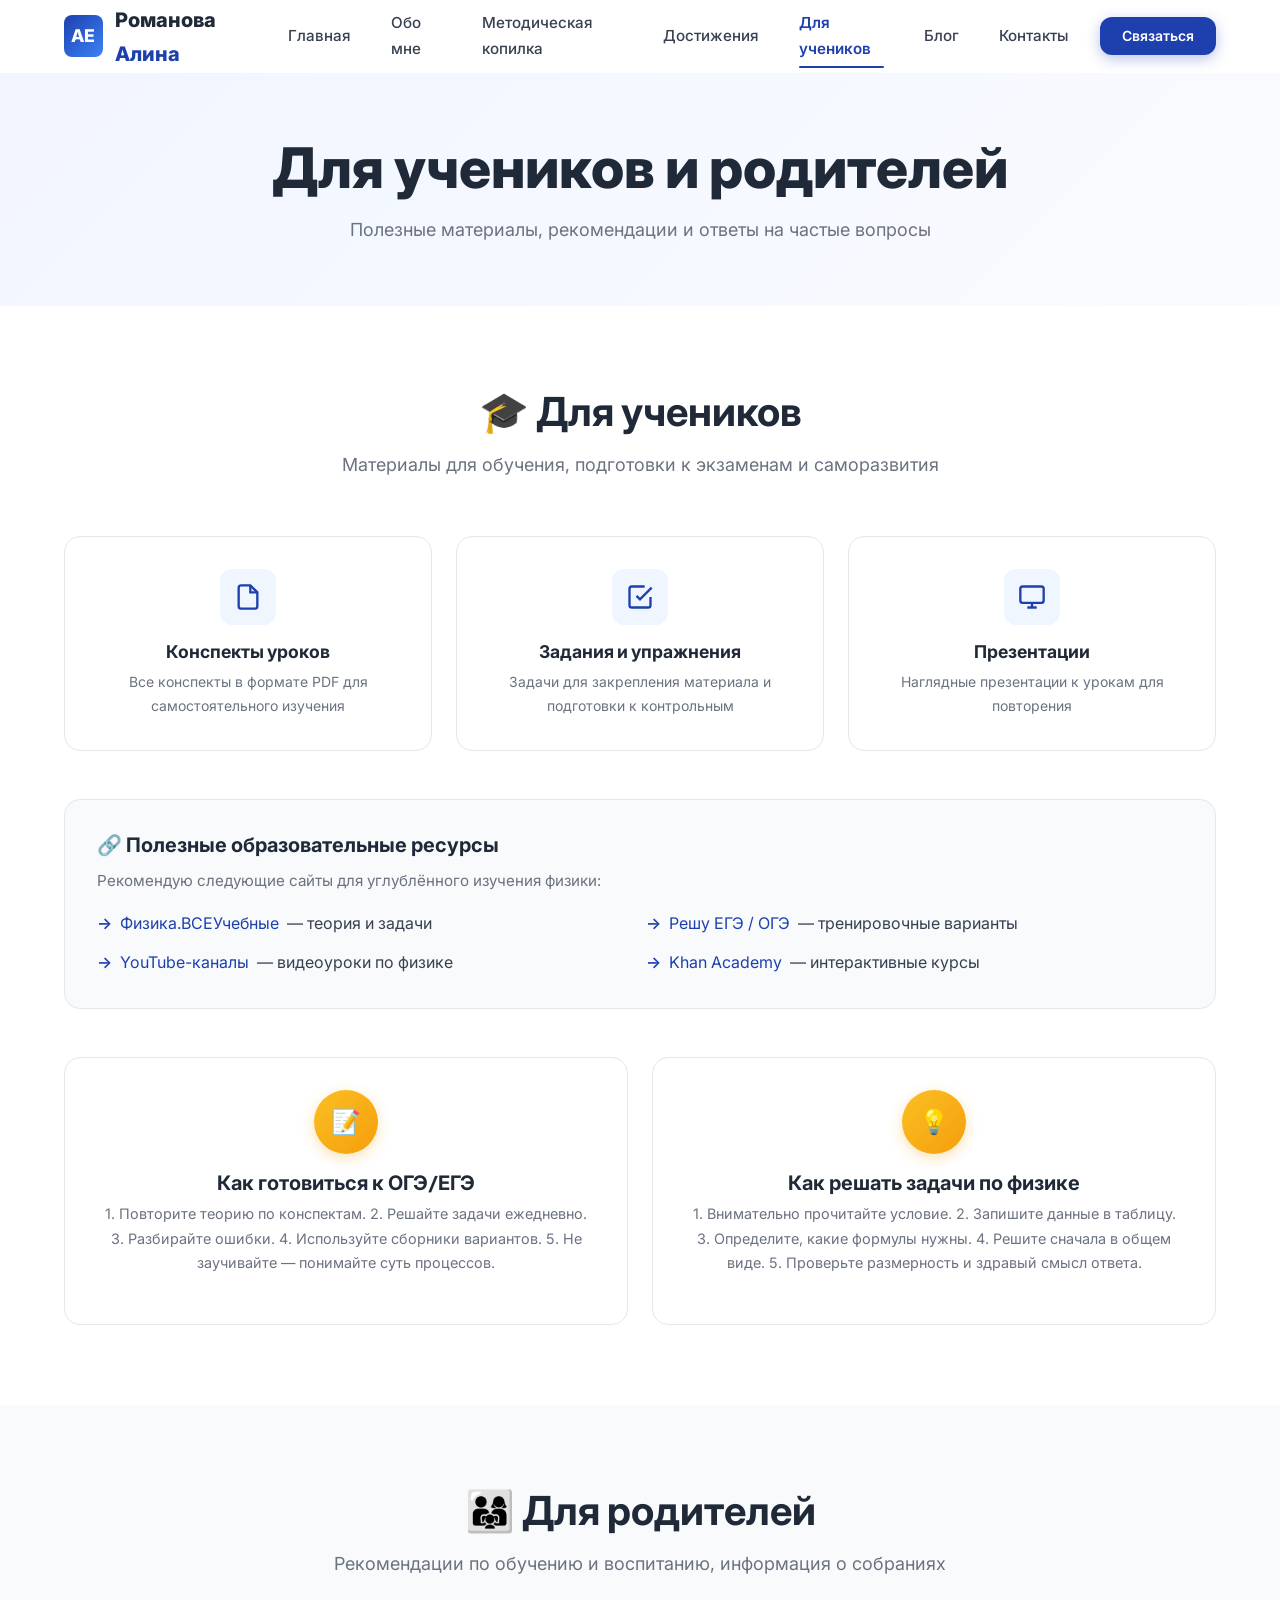
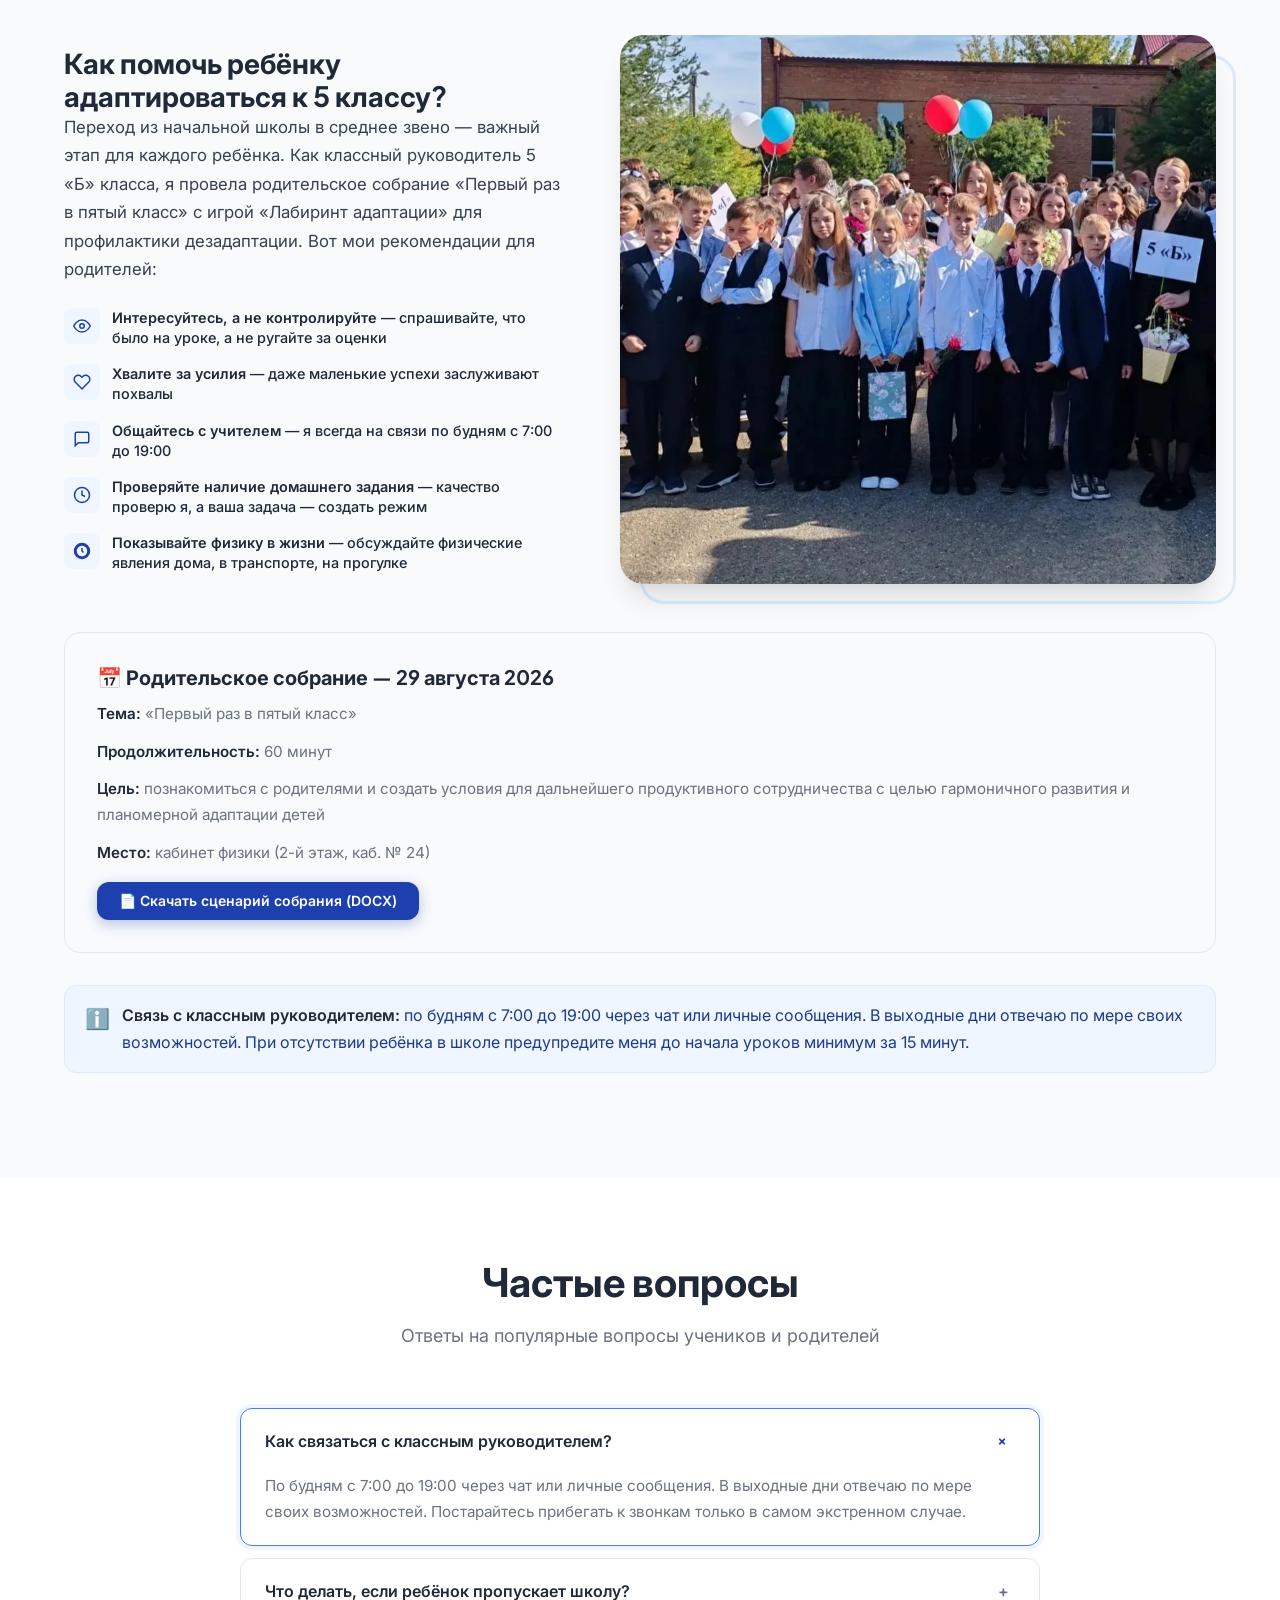
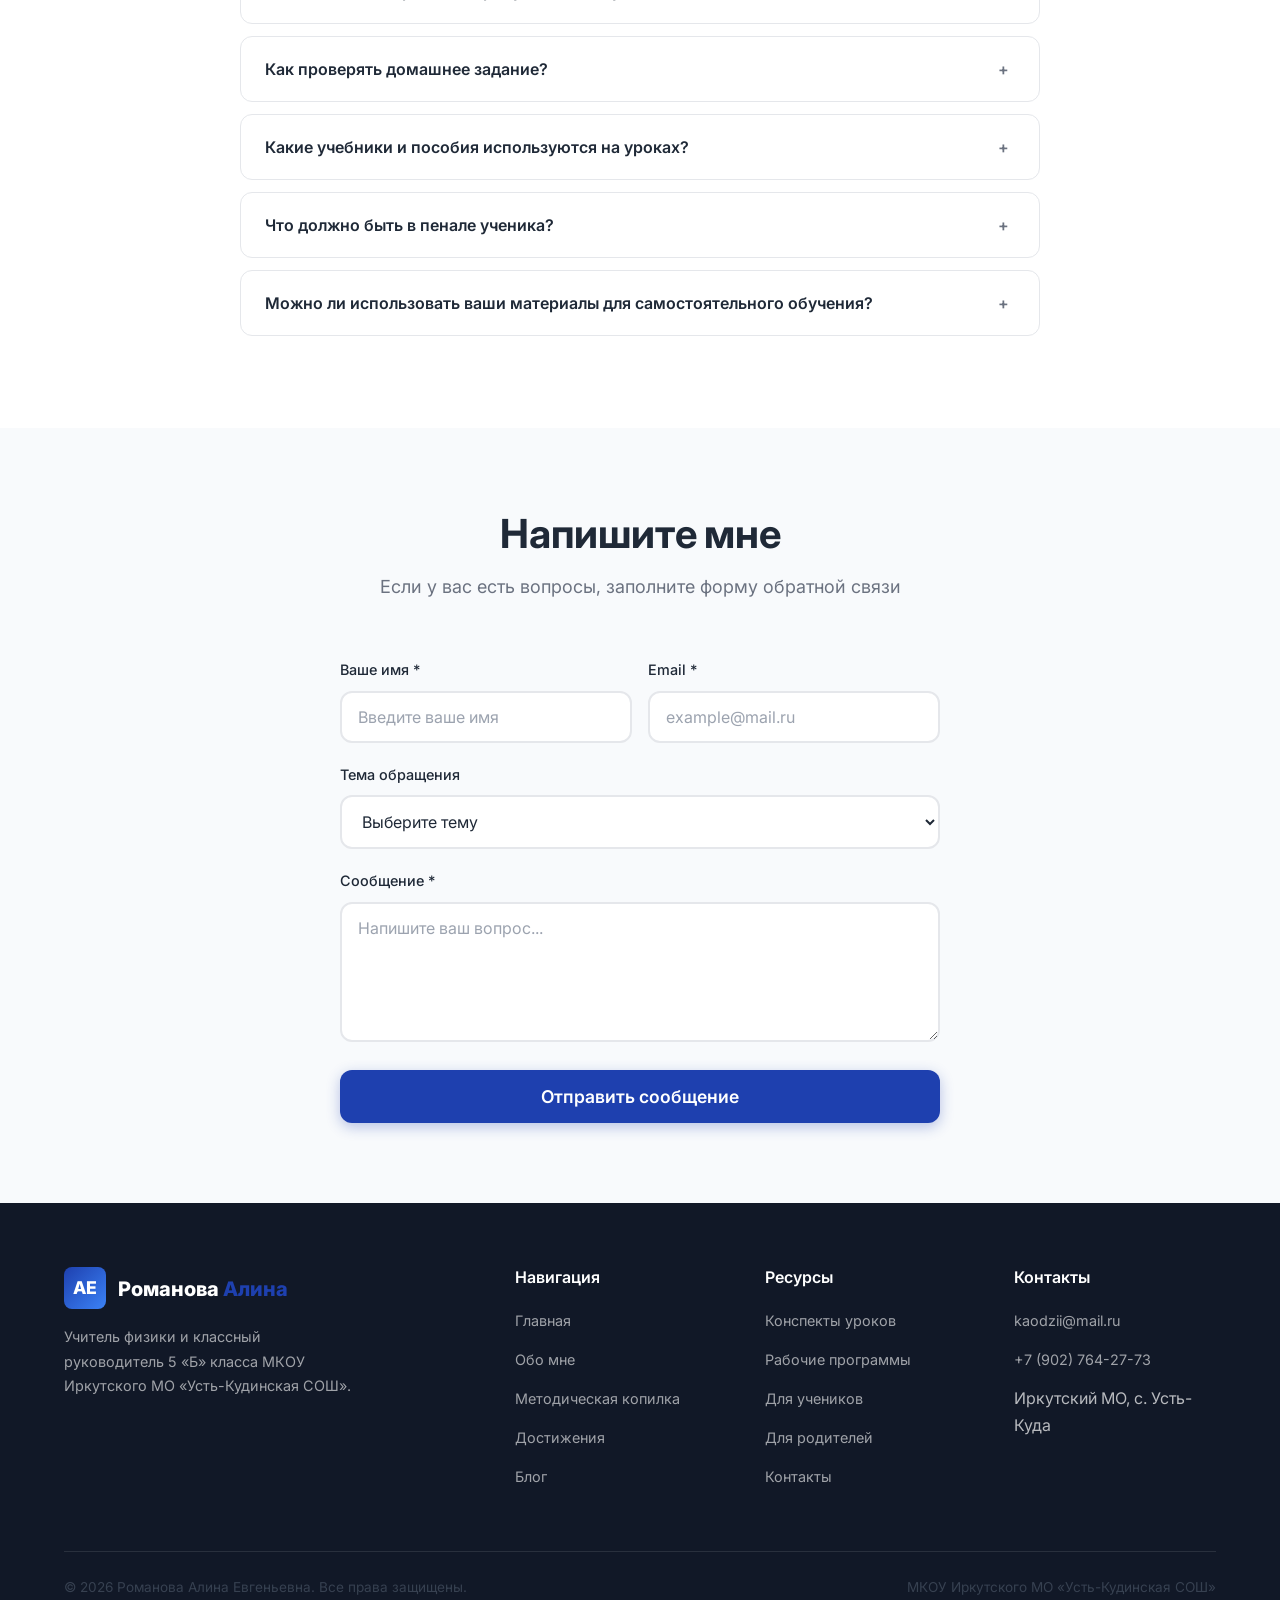
<file: students.html>
﻿<!DOCTYPE html>
<html lang="ru">
<head>
  <meta charset="UTF-8">
  <meta name="viewport" content="width=device-width, initial-scale=1.0">
  <title>Для учеников и родителей — Романова Алина Евгеньевна | Учитель физики</title>
  <meta name="description" content="Полезные материалы для учеников и родителей: домашние задания, подготовка к экзаменам, рекомендации, FAQ.">
  <meta name="keywords" content="для учеников, для родителей, домашние задания, подготовка к ОГЭ, ЕГЭ, физика">

  <link rel="icon" type="image/svg+xml" href="assets/img/favicon.svg">
  <link rel="preconnect" href="https://fonts.googleapis.com">
  <link rel="preconnect" href="https://fonts.gstatic.com" crossorigin>
  <link href="https://fonts.googleapis.com/css2?family=Inter:wght@400;500;600;700&family=Plus+Jakarta+Sans:wght@600;700;800&display=swap" rel="stylesheet">
  <link rel="stylesheet" href="assets/css/style.css">
</head>
<body>

  <!-- ===== ШАПКА ===== -->
  <header class="header">
    <div class="container header-inner">
      <a href="index.html" class="logo">
        <div class="logo-icon">АЕ</div>
        <div class="logo-text">Романова <span>Алина</span></div>
      </a>
      <nav class="nav">
        <a href="index.html" class="nav-link">Главная</a>
        <a href="about.html" class="nav-link">Обо мне</a>
        <a href="resources.html" class="nav-link">Методическая копилка</a>
        <a href="achievements.html" class="nav-link">Достижения</a>
        <a href="students.html" class="nav-link active">Для учеников</a>
        <a href="blog.html" class="nav-link">Блог</a>
        <a href="contact.html" class="nav-link">Контакты</a>
        <a href="contact.html" class="btn btn-primary btn-sm nav-cta">Связаться</a>
      </nav>
      <button class="mobile-toggle" aria-label="Открыть меню">
        <span></span><span></span><span></span>
      </button>
    </div>
  </header>
  <div class="mobile-menu">
    <a href="index.html" class="nav-link">Главная</a>
    <a href="about.html" class="nav-link">Обо мне</a>
    <a href="resources.html" class="nav-link">Методическая копилка</a>
    <a href="achievements.html" class="nav-link">Достижения</a>
    <a href="students.html" class="nav-link active">Для учеников</a>
    <a href="blog.html" class="nav-link">Блог</a>
    <a href="contact.html" class="nav-link">Контакты</a>
    <a href="contact.html" class="btn btn-primary nav-cta">Связаться со мной</a>
  </div>

  <main>
    <!-- ===== ЗАГОЛОВОК СТРАНИЦЫ ===== -->
    <section class="page-header">
      <div class="container">
        <h1>Для учеников и родителей</h1>
        <p>Полезные материалы, рекомендации и ответы на частые вопросы</p>
      </div>
    </section>

    <!-- ===== ДЛЯ УЧЕНИКОВ ===== -->
    <section class="section">
      <div class="container">
        <div class="section-header animate-on-scroll">
          <h2>🎓 Для учеников</h2>
          <p>Материалы для обучения, подготовки к экзаменам и саморазвития</p>
        </div>
        <div class="quick-links" style="grid-template-columns: repeat(3, 1fr);">
          <a href="resources.html" class="quick-link-card animate-on-scroll">
            <div class="quick-link-icon">
              <svg width="28" height="28" viewBox="0 0 24 24" fill="none" stroke="currentColor" stroke-width="2"><path d="M14 2H6a2 2 0 0 0-2 2v16a2 2 0 0 0 2 2h12a2 2 0 0 0 2-2V8z"/><polyline points="14 2 14 8 20 8"/></svg>
            </div>
            <h4>Конспекты уроков</h4>
            <p>Все конспекты в формате PDF для самостоятельного изучения</p>
          </a>
          <a href="resources.html" class="quick-link-card animate-on-scroll animate-delay-1">
            <div class="quick-link-icon">
              <svg width="28" height="28" viewBox="0 0 24 24" fill="none" stroke="currentColor" stroke-width="2"><path d="M9 11l3 3L22 4"/><path d="M21 12v7a2 2 0 0 1-2 2H5a2 2 0 0 1-2-2V5a2 2 0 0 1 2-2h11"/></svg>
            </div>
            <h4>Задания и упражнения</h4>
            <p>Задачи для закрепления материала и подготовки к контрольным</p>
          </a>
          <a href="resources.html" class="quick-link-card animate-on-scroll animate-delay-2">
            <div class="quick-link-icon">
              <svg width="28" height="28" viewBox="0 0 24 24" fill="none" stroke="currentColor" stroke-width="2"><rect x="2" y="3" width="20" height="14" rx="2"/><line x1="8" y1="21" x2="16" y2="21"/><line x1="12" y1="17" x2="12" y2="21"/></svg>
            </div>
            <h4>Презентации</h4>
            <p>Наглядные презентации к урокам для повторения</p>
          </a>
        </div>

        <!-- Полезные ссылки -->
        <div class="info-card mt-5 animate-on-scroll">
          <h4>🔗 Полезные образовательные ресурсы</h4>
          <p style="margin-bottom: 16px;">Рекомендую следующие сайты для углублённого изучения физики:</p>
          <ul style="display: grid; grid-template-columns: 1fr 1fr; gap: 12px;">
            <li style="display: flex; align-items: center; gap: 8px;">
              <span style="color: var(--primary); font-weight: 600;">→</span>
              <a href="https://phys.vsushe.ru" target="_blank" rel="noopener">Физика.ВСЕУчебные</a> — теория и задачи
            </li>
            <li style="display: flex; align-items: center; gap: 8px;">
              <span style="color: var(--primary); font-weight: 600;">→</span>
              <a href="https://resh.edu.ru" target="_blank" rel="noopener">Решу ЕГЭ / ОГЭ</a> — тренировочные варианты
            </li>
            <li style="display: flex; align-items: center; gap: 8px;">
              <span style="color: var(--primary); font-weight: 600;">→</span>
              <a href="https://www.youtube.com/@Phyzics" target="_blank" rel="noopener">YouTube-каналы</a> — видеоуроки по физике
            </li>
            <li style="display: flex; align-items: center; gap: 8px;">
              <span style="color: var(--primary); font-weight: 600;">→</span>
              <a href="https://khanacademy.org" target="_blank" rel="noopener">Khan Academy</a> — интерактивные курсы
            </li>
          </ul>
        </div>

        <!-- Советы по подготовке -->
        <div class="achievements-grid mt-5" style="grid-template-columns: repeat(2, 1fr);">
          <div class="achievement-card animate-on-scroll">
            <div class="achievement-icon">📝</div>
            <h4>Как готовиться к ОГЭ/ЕГЭ</h4>
            <p>1. Повторите теорию по конспектам. 2. Решайте задачи ежедневно. 3. Разбирайте ошибки. 4. Используйте сборники вариантов. 5. Не заучивайте — понимайте суть процессов.</p>
          </div>
          <div class="achievement-card animate-on-scroll animate-delay-1">
            <div class="achievement-icon">💡</div>
            <h4>Как решать задачи по физике</h4>
            <p>1. Внимательно прочитайте условие. 2. Запишите данные в таблицу. 3. Определите, какие формулы нужны. 4. Решите сначала в общем виде. 5. Проверьте размерность и здравый смысл ответа.</p>
          </div>
        </div>
      </div>
    </section>

    <!-- ===== ДЛЯ РОДИТЕЛЕЙ ===== -->
    <section class="section bg-light">
      <div class="container">
        <div class="section-header animate-on-scroll">
          <h2>👨‍👩‍👧 Для родителей</h2>
          <p>Рекомендации по обучению и воспитанию, информация о собраниях</p>
        </div>

        <div class="about-preview">
          <div class="about-preview-content">
            <h3 class="animate-on-scroll">Как помочь ребёнку адаптироваться к 5 классу?</h3>
            <p class="animate-on-scroll">
              Переход из начальной школы в среднее звено — важный этап для каждого ребёнка.
              Как классный руководитель 5 «Б» класса, я провела родительское собрание
              «Первый раз в пятый класс» с игрой «Лабиринт адаптации» для профилактики
              дезадаптации. Вот мои рекомендации для родителей:
            </p>
            <div style="margin-top: 24px;">
              <div class="about-feature animate-on-scroll" style="margin-bottom: 16px;">
                <div class="about-feature-icon">
                  <svg width="18" height="18" viewBox="0 0 24 24" fill="none" stroke="currentColor" stroke-width="2"><path d="M1 12s4-8 11-8 11 8 11 8-4 8-11 8-11-8-11-8z"/><circle cx="12" cy="12" r="3"/></svg>
                </div>
                <div class="about-feature-text"><strong>Интересуйтесь, а не контролируйте</strong> — спрашивайте, что было на уроке, а не ругайте за оценки</div>
              </div>
              <div class="about-feature animate-on-scroll" style="margin-bottom: 16px;">
                <div class="about-feature-icon">
                  <svg width="18" height="18" viewBox="0 0 24 24" fill="none" stroke="currentColor" stroke-width="2"><path d="M20.84 4.61a5.5 5.5 0 0 0-7.78 0L12 5.67l-1.06-1.06a5.5 5.5 0 0 0-7.78 7.78l1.06 1.06L12 21.23l7.78-7.78 1.06-1.06a5.5 5.5 0 0 0 0-7.78z"/></svg>
                </div>
                <div class="about-feature-text"><strong>Хвалите за усилия</strong> — даже маленькие успехи заслуживают похвалы</div>
              </div>
              <div class="about-feature animate-on-scroll" style="margin-bottom: 16px;">
                <div class="about-feature-icon">
                  <svg width="18" height="18" viewBox="0 0 24 24" fill="none" stroke="currentColor" stroke-width="2"><path d="M21 15a2 2 0 0 1-2 2H7l-4 4V5a2 2 0 0 1 2-2h14a2 2 0 0 1 2 2z"/></svg>
                </div>
                <div class="about-feature-text"><strong>Общайтесь с учителем</strong> — я всегда на связи по будням с 7:00 до 19:00</div>
              </div>
              <div class="about-feature animate-on-scroll" style="margin-bottom: 16px;">
                <div class="about-feature-icon">
                  <svg width="18" height="18" viewBox="0 0 24 24" fill="none" stroke="currentColor" stroke-width="2"><circle cx="12" cy="12" r="10"/><polyline points="12 6 12 12 16 14"/></svg>
                </div>
                <div class="about-feature-text"><strong>Проверяйте наличие домашнего задания</strong> — качество проверю я, а ваша задача — создать режим</div>
              </div>
              <div class="about-feature animate-on-scroll">
                <div class="about-feature-icon">
                  <svg width="18" height="18" viewBox="0 0 24 24" fill="none" stroke="currentColor" stroke-width="2"><path d="M12 2a10 10 0 1 0 10 10A10 10 0 0 0 12 2zm0 18a8 8 0 1 1 8-8 8 8 0 0 1-8 8z"/><path d="M12 8v4l2 2"/></svg>
                </div>
                <div class="about-feature-text"><strong>Показывайте физику в жизни</strong> — обсуждайте физические явления дома, в транспорте, на прогулке</div>
              </div>
            </div>
          </div>
          <div class="about-preview-image animate-on-scroll">
            <img src="assets/img/classroom.jpg" alt="Урок физики">
          </div>
        </div>

        <!-- Информация о собраниях -->
        <div class="info-card mt-5 animate-on-scroll">
          <h4>📅 Родительское собрание — 29 августа 2026</h4>
          <p style="margin-bottom: 12px;"><strong>Тема:</strong> «Первый раз в пятый класс»</p>
          <p style="margin-bottom: 12px;"><strong>Продолжительность:</strong> 60 минут</p>
          <p style="margin-bottom: 12px;"><strong>Цель:</strong> познакомиться с родителями и создать условия для дальнейшего продуктивного сотрудничества с целью гармоничного развития и планомерной адаптации детей</p>
          <p style="margin-bottom: 16px;"><strong>Место:</strong> кабинет физики (2-й этаж, каб. № 24)</p>
          <a href="materials/roditelskoe-sobranie.docx" class="btn btn-primary btn-sm" download>
            📄 Скачать сценарий собрания (DOCX)
          </a>
        </div>

        <div class="notice notice-info mt-4 animate-on-scroll">
          <span class="notice-icon">ℹ️</span>
          <div>
            <strong>Связь с классным руководителем:</strong> по будням с 7:00 до 19:00
            через чат или личные сообщения. В выходные дни отвечаю по мере своих возможностей.
            При отсутствии ребёнка в школе предупредите меня до начала уроков минимум за 15 минут.
          </div>
        </div>
      </div>
    </section>

    <!-- ===== FAQ ===== -->
    <section class="section">
      <div class="container">
        <div class="section-header animate-on-scroll">
          <h2>Частые вопросы</h2>
          <p>Ответы на популярные вопросы учеников и родителей</p>
        </div>
        <div class="faq-list">
          <div class="faq-item animate-on-scroll">
            <button class="faq-question">
              Как связаться с классным руководителем?
              <span class="faq-icon">+</span>
            </button>
            <div class="faq-answer">
              <div class="faq-answer-inner">
                По будням с 7:00 до 19:00 через чат или личные сообщения.
                В выходные дни отвечаю по мере своих возможностей.
                Постарайтесь прибегать к звонкам только в самом экстренном случае.
              </div>
            </div>
          </div>
          <div class="faq-item animate-on-scroll">
            <button class="faq-question">
              Что делать, если ребёнок пропускает школу?
              <span class="faq-icon">+</span>
            </button>
            <div class="faq-answer">
              <div class="faq-answer-inner">
                При отсутствии ребёнка в школе предупредите меня до начала уроков минимум за 15 минут,
                с указанием причины. Любое отсутствие ребёнка должно сопровождаться справкой.
              </div>
            </div>
          </div>
          <div class="faq-item animate-on-scroll">
            <button class="faq-question">
              Как проверять домашнее задание?
              <span class="faq-icon">+</span>
            </button>
            <div class="faq-answer">
              <div class="faq-answer-inner">
                Не проверяйте качество выполнения домашнего задания, проверяйте его наличие.
                Качество проверю я. Дети ещё недостаточно взрослые, чтобы перестать их контролировать,
                но постепенно уже можно снижать степень контроля.
              </div>
            </div>
          </div>
          <div class="faq-item animate-on-scroll">
            <button class="faq-question">
              Какие учебники и пособия используются на уроках?
              <span class="faq-icon">+</span>
            </button>
            <div class="faq-answer">
              <div class="faq-answer-inner">
                Основной учебник — Пёрышкин А.В. «Физика» (7–9 классы), Мякишев Г.Я. (10–11 классы).
                Дополнительно используются сборники задач и авторские материалы.
              </div>
            </div>
          </div>
          <div class="faq-item animate-on-scroll">
            <button class="faq-question">
              Что должно быть в пенале ученика?
              <span class="faq-icon">+</span>
            </button>
            <div class="faq-answer">
              <div class="faq-answer-inner">
                Обычная шариковая ручка синего цвета, линейка. На некоторые уроки могут потребоваться
                ножницы, цветные карандаши, выделители, клей-карандаш. Желательно, чтобы ребята
                носили этот набор с собой.
              </div>
            </div>
          </div>
          <div class="faq-item animate-on-scroll">
            <button class="faq-question">
              Можно ли использовать ваши материалы для самостоятельного обучения?
              <span class="faq-icon">+</span>
            </button>
            <div class="faq-answer">
              <div class="faq-answer-inner">
                Да, конечно! Все материалы на сайте можно свободно скачивать и использовать
                в образовательных целях. Буду рада, если они помогут вашим детям.
              </div>
            </div>
          </div>
        </div>
      </div>
    </section>

    <!-- ===== ОБРАТНАЯ СВЯЗЬ ===== -->
    <section class="section bg-light">
      <div class="container">
        <div class="section-header animate-on-scroll">
          <h2>Напишите мне</h2>
          <p>Если у вас есть вопросы, заполните форму обратной связи</p>
        </div>
        <div style="max-width: 600px; margin: 0 auto;">
          <form data-validate class="animate-on-scroll">
            <div class="form-row">
              <div class="form-group">
                <label class="form-label" for="name">Ваше имя *</label>
                <input type="text" id="name" class="form-input" placeholder="Введите ваше имя" required>
                <span class="form-error" style="color: var(--error); font-size: 0.8rem; display: none;"></span>
              </div>
              <div class="form-group">
                <label class="form-label" for="email">Email *</label>
                <input type="email" id="email" class="form-input" placeholder="example@mail.ru" required>
                <span class="form-error" style="color: var(--error); font-size: 0.8rem; display: none;"></span>
              </div>
            </div>
            <div class="form-group">
              <label class="form-label" for="subject">Тема обращения</label>
              <select id="subject" class="form-select">
                <option value="">Выберите тему</option>
                <option value="homework">Домашнее задание / пропущенный урок</option>
                <option value="consultation">Консультация</option>
                <option value="parents">Вопрос от родителя</option>
                <option value="cooperation">Сотрудничество</option>
                <option value="other">Другое</option>
              </select>
            </div>
            <div class="form-group">
              <label class="form-label" for="message">Сообщение *</label>
              <textarea id="message" class="form-textarea" placeholder="Напишите ваш вопрос..." required></textarea>
              <span class="form-error" style="color: var(--error); font-size: 0.8rem; display: none;"></span>
            </div>
            <button type="submit" class="btn btn-primary btn-lg" style="width: 100%;">
              Отправить сообщение
            </button>
            <div class="form-success" style="display: none; align-items: center; gap: 8px; margin-top: 16px; padding: 16px; background: #d1fae5; border-radius: var(--radius); color: #065f46;">
              ✅ Сообщение отправлено! Я отвечу в ближайшее время.
            </div>
          </form>
        </div>
      </div>
    </section>
  </main>

  <!-- ===== ПОДВАЛ ===== -->
  <footer class="footer">
    <div class="container">
      <div class="footer-grid">
        <div class="footer-brand">
          <a href="index.html" class="logo">
            <div class="logo-icon">АЕ</div>
            <div class="logo-text">Романова <span>Алина</span></div>
          </a>
          <p>Учитель физики и классный руководитель 5 «Б» класса МКОУ Иркутского МО «Усть-Кудинская СОШ».</p>
        </div>
        <div>
          <h4 class="footer-title">Навигация</h4>
          <ul class="footer-links">
            <li><a href="index.html">Главная</a></li>
            <li><a href="about.html">Обо мне</a></li>
            <li><a href="resources.html">Методическая копилка</a></li>
            <li><a href="achievements.html">Достижения</a></li>
            <li><a href="blog.html">Блог</a></li>
          </ul>
        </div>
        <div>
          <h4 class="footer-title">Ресурсы</h4>
          <ul class="footer-links">
            <li><a href="resources.html">Конспекты уроков</a></li>
            <li><a href="resources.html">Рабочие программы</a></li>
            <li><a href="students.html">Для учеников</a></li>
            <li><a href="students.html">Для родителей</a></li>
            <li><a href="contact.html">Контакты</a></li>
          </ul>
        </div>
        <div>
          <h4 class="footer-title">Контакты</h4>
          <ul class="footer-links">
            <li><a href="mailto:kaodzii@mail.ru">kaodzii@mail.ru</a></li>
            <li><a href="tel:89027642773">+7 (902) 764-27-73</a></li>
            <li>Иркутский МО, с. Усть-Куда</li>
          </ul>
        </div>
      </div>
      <div class="footer-bottom">
        <p>© 2026 Романова Алина Евгеньевна. Все права защищены.</p>
        <p>МКОУ Иркутского МО «Усть-Кудинская СОШ»</p>
      </div>
    </div>
  </footer>

  <button class="back-to-top" aria-label="Наверх">↑</button>
  <script src="assets/js/main.js"></script>
</body>
</html>
</file>
<file: assets/css/style.css>
/* ============================================
   🎨 ДИЗАЙН-СИСТЕМА — Сайт педагога
   Романова Алина Евгеньевна — Учитель физики
   ============================================ */

/* --- 1. Переменные --- */
:root {
  /* Цвета */
  --primary: #1e40af;
  --primary-dark: #1e3a8a;
  --primary-light: #3b82f6;
  --primary-50: #eff6ff;
  --primary-100: #dbeafe;

  --accent: #f59e0b;
  --accent-dark: #d97706;
  --accent-light: #fbbf24;

  --success: #10b981;
  --warning: #f59e0b;
  --error: #ef4444;

  --text-dark: #1f2937;
  --text-body: #374151;
  --text-muted: #6b7280;
  --text-light: #9ca3af;

  --bg-white: #ffffff;
  --bg-light: #f8fafc;
  --bg-gray: #f3f4f6;
  --bg-dark: #111827;

  --border: #e5e7eb;
  --border-light: #f3f4f6;

  /* Типографика */
  --font-heading: 'Plus Jakarta Sans', 'Inter', sans-serif;
  --font-body: 'Inter', -apple-system, BlinkMacSystemFont, sans-serif;

  /* Размеры */
  --container: 1200px;
  --container-narrow: 900px;
  --header-height: 72px;
  --radius-sm: 8px;
  --radius: 12px;
  --radius-lg: 16px;
  --radius-xl: 24px;

  /* Тени */
  --shadow-sm: 0 1px 2px rgba(0, 0, 0, 0.05);
  --shadow: 0 4px 6px -1px rgba(0, 0, 0, 0.07), 0 2px 4px -2px rgba(0, 0, 0, 0.05);
  --shadow-md: 0 10px 15px -3px rgba(0, 0, 0, 0.08), 0 4px 6px -4px rgba(0, 0, 0, 0.05);
  --shadow-lg: 0 20px 25px -5px rgba(0, 0, 0, 0.1), 0 8px 10px -6px rgba(0, 0, 0, 0.05);
  --shadow-xl: 0 25px 50px -12px rgba(0, 0, 0, 0.15);

  /* Переходы */
  --transition: 0.3s cubic-bezier(0.4, 0, 0.2, 1);
  --transition-fast: 0.15s ease;
}

/* --- 2. Сброс и база --- */
*, *::before, *::after {
  margin: 0;
  padding: 0;
  box-sizing: border-box;
}

html {
  scroll-behavior: smooth;
  font-size: 16px;
  -webkit-font-smoothing: antialiased;
  -moz-osx-font-smoothing: grayscale;
}

body {
  font-family: var(--font-body);
  color: var(--text-body);
  background-color: var(--bg-white);
  line-height: 1.7;
  overflow-x: hidden;
}

img {
  max-width: 100%;
  height: auto;
  display: block;
}

a {
  text-decoration: none;
  color: var(--primary);
  transition: color var(--transition-fast);
}

a:hover {
  color: var(--primary-dark);
}

ul, ol {
  list-style: none;
}

button {
  cursor: pointer;
  border: none;
  background: none;
  font-family: inherit;
}

input, textarea, select {
  font-family: inherit;
  font-size: inherit;
}

/* --- 3. Типографика --- */
h1, h2, h3, h4, h5, h6 {
  font-family: var(--font-heading);
  color: var(--text-dark);
  line-height: 1.2;
  font-weight: 700;
}

h1 { font-size: clamp(2.25rem, 5vw, 3.5rem); font-weight: 800; }
h2 { font-size: clamp(1.75rem, 4vw, 2.5rem); }
h3 { font-size: clamp(1.25rem, 3vw, 1.75rem); }
h4 { font-size: 1.25rem; }
h5 { font-size: 1.125rem; }
h6 { font-size: 1rem; }

p {
  margin-bottom: 1rem;
  color: var(--text-body);
}

strong {
  color: var(--text-dark);
  font-weight: 600;
}

/* --- 4. Контейнеры и сетка --- */
.container {
  width: 100%;
  max-width: var(--container);
  margin: 0 auto;
  padding: 0 24px;
}

.container-narrow {
  max-width: var(--container-narrow);
}

.section {
  padding: 80px 0;
}

.section-sm {
  padding: 48px 0;
}

.section-lg {
  padding: 100px 0;
}

.section-header {
  text-align: center;
  max-width: 680px;
  margin: 0 auto 56px;
}

.section-header h2 {
  margin-bottom: 16px;
}

.section-header p {
  font-size: 1.125rem;
  color: var(--text-muted);
}

/* --- 5. Кнопки --- */
.btn {
  display: inline-flex;
  align-items: center;
  justify-content: center;
  gap: 8px;
  padding: 14px 28px;
  border-radius: var(--radius);
  font-size: 1rem;
  font-weight: 600;
  text-align: center;
  transition: all var(--transition);
  cursor: pointer;
  border: 2px solid transparent;
  line-height: 1;
}

.btn-primary {
  background: var(--primary);
  color: white;
  box-shadow: 0 4px 14px rgba(30, 64, 175, 0.3);
}

.btn-primary:hover {
  background: var(--primary-dark);
  color: white;
  transform: translateY(-2px);
  box-shadow: 0 6px 20px rgba(30, 64, 175, 0.4);
}

.btn-accent {
  background: var(--accent);
  color: white;
  box-shadow: 0 4px 14px rgba(245, 158, 11, 0.3);
}

.btn-accent:hover {
  background: var(--accent-dark);
  color: white;
  transform: translateY(-2px);
  box-shadow: 0 6px 20px rgba(245, 158, 11, 0.4);
}

.btn-outline {
  background: transparent;
  color: var(--primary);
  border-color: var(--primary);
}

.btn-outline:hover {
  background: var(--primary);
  color: white;
  transform: translateY(-2px);
}

.btn-white {
  background: white;
  color: var(--primary);
  box-shadow: var(--shadow);
}

.btn-white:hover {
  background: var(--bg-light);
  color: var(--primary-dark);
  transform: translateY(-2px);
}

.btn-lg {
  padding: 16px 36px;
  font-size: 1.1rem;
}

.btn-sm {
  padding: 10px 20px;
  font-size: 0.875rem;
}

.btn-icon {
  width: 48px;
  height: 48px;
  padding: 0;
  border-radius: 50%;
}

/* --- 6. Шапка --- */
.header {
  position: fixed;
  top: 0;
  left: 0;
  right: 0;
  z-index: 1000;
  background: rgba(255, 255, 255, 0.95);
  backdrop-filter: blur(12px);
  -webkit-backdrop-filter: blur(12px);
  border-bottom: 1px solid transparent;
  transition: all var(--transition);
}

.header.scrolled {
  border-bottom-color: var(--border);
  box-shadow: var(--shadow);
}

.header-inner {
  display: flex;
  align-items: center;
  justify-content: space-between;
  height: var(--header-height);
}

.logo {
  display: flex;
  align-items: center;
  gap: 12px;
  font-family: var(--font-heading);
  font-weight: 800;
  font-size: 1.25rem;
  color: var(--text-dark);
}

.logo-icon {
  width: 42px;
  height: 42px;
  background: linear-gradient(135deg, var(--primary), var(--primary-light));
  border-radius: var(--radius-sm);
  display: flex;
  align-items: center;
  justify-content: center;
  color: white;
  font-size: 1.1rem;
  font-weight: 800;
}

.logo-text span {
  color: var(--primary);
}

/* Навигация */
.nav {
  display: flex;
  align-items: center;
  gap: 8px;
}

.nav-link {
  padding: 10px 16px;
  border-radius: var(--radius-sm);
  font-weight: 500;
  font-size: 0.95rem;
  color: var(--text-body);
  transition: all var(--transition-fast);
  position: relative;
}

.nav-link:hover {
  color: var(--primary);
  background: var(--primary-50);
}

.nav-link.active {
  color: var(--primary);
  font-weight: 600;
}

.nav-link.active::after {
  content: '';
  position: absolute;
  bottom: 4px;
  left: 16px;
  right: 16px;
  height: 2px;
  background: var(--primary);
  border-radius: 2px;
}

.nav-cta {
  margin-left: 8px;
}

/* Мобильное меню */
.mobile-toggle {
  display: none;
  flex-direction: column;
  gap: 5px;
  padding: 8px;
  z-index: 1001;
}

.mobile-toggle span {
  display: block;
  width: 24px;
  height: 2px;
  background: var(--text-dark);
  border-radius: 2px;
  transition: all var(--transition);
}

.mobile-toggle.active span:nth-child(1) {
  transform: rotate(45deg) translate(5px, 5px);
}

.mobile-toggle.active span:nth-child(2) {
  opacity: 0;
}

.mobile-toggle.active span:nth-child(3) {
  transform: rotate(-45deg) translate(5px, -5px);
}

.mobile-menu {
  display: none;
  position: fixed;
  top: var(--header-height);
  left: 0;
  right: 0;
  bottom: 0;
  background: white;
  padding: 24px;
  z-index: 999;
  overflow-y: auto;
  transform: translateX(100%);
  transition: transform var(--transition);
}

.mobile-menu.open {
  transform: translateX(0);
}

.mobile-menu .nav-link {
  display: block;
  padding: 14px 0;
  font-size: 1.1rem;
  border-bottom: 1px solid var(--border-light);
}

.mobile-menu .nav-cta {
  margin: 16px 0 0;
}

.mobile-menu .btn {
  width: 100%;
}

/* --- 7. Hero секция --- */
.hero {
  padding: calc(var(--header-height) + 60px) 0 80px;
  background: linear-gradient(135deg, #f0f5ff 0%, #fafbff 50%, #fff8f0 100%);
  position: relative;
  overflow: hidden;
}

.hero::before {
  content: '';
  position: absolute;
  top: -50%;
  right: -20%;
  width: 700px;
  height: 700px;
  background: radial-gradient(circle, rgba(59, 130, 246, 0.08) 0%, transparent 70%);
  border-radius: 50%;
}

.hero::after {
  content: '';
  position: absolute;
  bottom: -30%;
  left: -10%;
  width: 500px;
  height: 500px;
  background: radial-gradient(circle, rgba(245, 158, 11, 0.06) 0%, transparent 70%);
  border-radius: 50%;
}

.hero-inner {
  display: grid;
  grid-template-columns: 1fr 1fr;
  gap: 60px;
  align-items: center;
  position: relative;
  z-index: 1;
}

.hero-content {
  max-width: 560px;
}

.hero-badge {
  display: inline-flex;
  align-items: center;
  gap: 8px;
  padding: 8px 16px;
  background: white;
  border-radius: 50px;
  font-size: 0.875rem;
  font-weight: 500;
  color: var(--primary);
  box-shadow: var(--shadow-sm);
  border: 1px solid var(--primary-100);
  margin-bottom: 24px;
}

.hero-badge .dot {
  width: 8px;
  height: 8px;
  background: var(--success);
  border-radius: 50%;
  animation: pulse 2s infinite;
}

@keyframes pulse {
  0%, 100% { opacity: 1; }
  50% { opacity: 0.5; }
}

.hero h1 {
  margin-bottom: 20px;
  line-height: 1.1;
}

.hero h1 .highlight {
  color: var(--primary);
  position: relative;
}

.hero h1 .highlight::after {
  content: '';
  position: absolute;
  bottom: 4px;
  left: 0;
  right: 0;
  height: 8px;
  background: var(--accent-light);
  opacity: 0.4;
  z-index: -1;
  border-radius: 4px;
}

.hero-subtitle {
  font-size: 1.25rem;
  color: var(--text-muted);
  margin-bottom: 32px;
  line-height: 1.6;
}

.hero-buttons {
  display: flex;
  gap: 16px;
  flex-wrap: wrap;
  margin-bottom: 40px;
}

.hero-stats {
  display: flex;
  gap: 40px;
  padding-top: 32px;
  border-top: 1px solid var(--border);
}

.hero-stat {
  display: flex;
  flex-direction: column;
}

.hero-stat-number {
  font-family: var(--font-heading);
  font-size: 1.75rem;
  font-weight: 800;
  color: var(--primary);
}

.hero-stat-label {
  font-size: 0.875rem;
  color: var(--text-muted);
}

/* Hero изображение */
.hero-image {
  position: relative;
}

.hero-image-main {
  width: 100%;
  border-radius: var(--radius-xl);
  box-shadow: var(--shadow-xl);
  object-fit: cover;
  aspect-ratio: 4/5;
}

.hero-image-badge {
  position: absolute;
  bottom: -20px;
  left: -20px;
  background: white;
  padding: 16px 24px;
  border-radius: var(--radius-lg);
  box-shadow: var(--shadow-lg);
  display: flex;
  align-items: center;
  gap: 12px;
}

.hero-image-badge-icon {
  width: 44px;
  height: 44px;
  background: var(--primary-50);
  border-radius: 50%;
  display: flex;
  align-items: center;
  justify-content: center;
  color: var(--primary);
  font-size: 1.25rem;
}

.hero-image-badge-text {
  font-size: 0.875rem;
  font-weight: 600;
  color: var(--text-dark);
}

.hero-image-badge-text span {
  display: block;
  font-size: 0.75rem;
  font-weight: 400;
  color: var(--text-muted);
}

/* --- 8. Карточки быстрых ссылок --- */
.quick-links {
  display: grid;
  grid-template-columns: repeat(4, 1fr);
  gap: 24px;
}

.quick-link-card {
  background: white;
  border: 1px solid var(--border);
  border-radius: var(--radius-lg);
  padding: 32px 24px;
  text-align: center;
  transition: all var(--transition);
  position: relative;
  overflow: hidden;
}

.quick-link-card::before {
  content: '';
  position: absolute;
  top: 0;
  left: 0;
  right: 0;
  height: 3px;
  background: linear-gradient(90deg, var(--primary), var(--primary-light));
  transform: scaleX(0);
  transition: transform var(--transition);
}

.quick-link-card:hover {
  transform: translateY(-4px);
  box-shadow: var(--shadow-lg);
  border-color: transparent;
}

.quick-link-card:hover::before {
  transform: scaleX(1);
}

.quick-link-icon {
  width: 56px;
  height: 56px;
  margin: 0 auto 16px;
  background: var(--primary-50);
  border-radius: var(--radius);
  display: flex;
  align-items: center;
  justify-content: center;
  color: var(--primary);
  font-size: 1.5rem;
  transition: all var(--transition);
}

.quick-link-card:hover .quick-link-icon {
  background: var(--primary);
  color: white;
  transform: scale(1.1);
}

.quick-link-card h4 {
  margin-bottom: 8px;
  font-size: 1.1rem;
}

.quick-link-card p {
  font-size: 0.875rem;
  color: var(--text-muted);
  margin: 0;
}

/* --- 9. Обо мне (превью) --- */
.about-preview {
  display: grid;
  grid-template-columns: 1fr 1.2fr;
  gap: 60px;
  align-items: center;
}

.about-preview-image {
  position: relative;
}

.about-preview-image img {
  border-radius: var(--radius-xl);
  box-shadow: var(--shadow-lg);
  object-fit: cover;
}

.about-preview-image::before {
  content: '';
  position: absolute;
  top: 20px;
  right: -20px;
  bottom: -20px;
  left: 20px;
  border: 3px solid var(--primary-100);
  border-radius: var(--radius-xl);
  z-index: -1;
}

.about-preview-content h2 {
  margin-bottom: 16px;
}

.about-preview-content p {
  margin-bottom: 16px;
  font-size: 1.05rem;
}

.about-features {
  display: grid;
  grid-template-columns: 1fr 1fr;
  gap: 16px;
  margin: 24px 0 32px;
}

.about-feature {
  display: flex;
  align-items: flex-start;
  gap: 12px;
}

.about-feature-icon {
  width: 36px;
  height: 36px;
  min-width: 36px;
  background: var(--primary-50);
  border-radius: var(--radius-sm);
  display: flex;
  align-items: center;
  justify-content: center;
  color: var(--primary);
  font-size: 1rem;
}

.about-feature-text {
  font-size: 0.9rem;
  font-weight: 500;
  color: var(--text-dark);
  line-height: 1.4;
}

/* --- 10. Статистика --- */
.stats-section {
  background: linear-gradient(135deg, var(--primary) 0%, var(--primary-dark) 100%);
  padding: 64px 0;
  position: relative;
  overflow: hidden;
}

.stats-section::before {
  content: '';
  position: absolute;
  top: 0;
  left: 0;
  right: 0;
  bottom: 0;
  background: url("data:image/svg+xml,%3Csvg width='60' height='60' viewBox='0 0 60 60' xmlns='http://www.w3.org/2000/svg'%3E%3Cg fill='none' fill-rule='evenodd'%3E%3Cg fill='%23ffffff' fill-opacity='0.05'%3E%3Cpath d='M36 34v-4h-2v4h-4v2h4v4h2v-4h4v-2h-4zm0-30V0h-2v4h-4v2h4v4h2V6h4V4h-4zM6 34v-4H4v4H0v2h4v4h2v-4h4v-2H6zM6 4V0H4v4H0v2h4v4h2V6h4V4H6z'/%3E%3C/g%3E%3C/g%3E%3C/svg%3E");
}

.stats-grid {
  display: grid;
  grid-template-columns: repeat(4, 1fr);
  gap: 32px;
  position: relative;
  z-index: 1;
}

.stat-item {
  text-align: center;
  color: white;
}

.stat-number {
  font-family: var(--font-heading);
  font-size: 3rem;
  font-weight: 800;
  margin-bottom: 8px;
}

.stat-number .suffix {
  color: var(--accent-light);
}

.stat-label {
  font-size: 1rem;
  opacity: 0.9;
}

/* --- 11. Карточки ресурсов --- */
.resources-grid {
  display: grid;
  grid-template-columns: repeat(3, 1fr);
  gap: 24px;
}

.resource-card {
  background: white;
  border: 1px solid var(--border);
  border-radius: var(--radius-lg);
  overflow: hidden;
  transition: all var(--transition);
  display: flex;
  flex-direction: column;
}

.resource-card:hover {
  transform: translateY(-4px);
  box-shadow: var(--shadow-lg);
  border-color: transparent;
}

.resource-card-preview {
  height: 180px;
  background: linear-gradient(135deg, var(--primary-50) 0%, #f0f4ff 100%);
  display: flex;
  align-items: center;
  justify-content: center;
  position: relative;
  overflow: hidden;
}

.resource-card-preview::before {
  content: '';
  position: absolute;
  inset: 0;
  background: url("data:image/svg+xml,%3Csvg width='40' height='40' viewBox='0 0 40 40' xmlns='http://www.w3.org/2000/svg'%3E%3Cg fill='%231e40af' fill-opacity='0.05'%3E%3Cpath d='M20 20h20v20H20z'/%3E%3C/g%3E%3C/svg%3E");
}

.resource-card-icon {
  width: 64px;
  height: 64px;
  background: white;
  border-radius: var(--radius-lg);
  display: flex;
  align-items: center;
  justify-content: center;
  box-shadow: var(--shadow);
  position: relative;
  z-index: 1;
}

.resource-card-icon svg {
  width: 28px;
  height: 28px;
  color: var(--primary);
}

.resource-card-badge {
  position: absolute;
  top: 12px;
  right: 12px;
  padding: 4px 12px;
  background: white;
  border-radius: 50px;
  font-size: 0.75rem;
  font-weight: 600;
  color: var(--primary);
  box-shadow: var(--shadow-sm);
  z-index: 2;
}

.resource-card-body {
  padding: 24px;
  flex: 1;
  display: flex;
  flex-direction: column;
}

.resource-card-meta {
  display: flex;
  gap: 12px;
  margin-bottom: 12px;
}

.resource-card-meta span {
  font-size: 0.8rem;
  color: var(--text-muted);
  display: flex;
  align-items: center;
  gap: 4px;
}

.resource-card h4 {
  margin-bottom: 8px;
  font-size: 1.1rem;
}

.resource-card p {
  font-size: 0.9rem;
  color: var(--text-muted);
  flex: 1;
  margin-bottom: 16px;
}

.resource-card-footer {
  display: flex;
  gap: 8px;
}

.resource-card-footer .btn {
  flex: 1;
  padding: 10px 16px;
  font-size: 0.875rem;
}

/* --- 12. Фильтры ресурсов --- */
.filter-bar {
  display: flex;
  gap: 12px;
  flex-wrap: wrap;
  justify-content: center;
  margin-bottom: 48px;
}

.filter-btn {
  padding: 10px 24px;
  border-radius: 50px;
  border: 2px solid var(--border);
  background: white;
  font-size: 0.9rem;
  font-weight: 500;
  color: var(--text-body);
  transition: all var(--transition-fast);
}

.filter-btn:hover {
  border-color: var(--primary-light);
  color: var(--primary);
}

.filter-btn.active {
  background: var(--primary);
  border-color: var(--primary);
  color: white;
}

/* --- 13. Блог --- */
.blog-grid {
  display: grid;
  grid-template-columns: repeat(3, 1fr);
  gap: 24px;
}

.blog-card {
  background: white;
  border: 1px solid var(--border);
  border-radius: var(--radius-lg);
  overflow: hidden;
  transition: all var(--transition);
}

.blog-card:hover {
  transform: translateY(-4px);
  box-shadow: var(--shadow-lg);
}

.blog-card-image {
  height: 200px;
  overflow: hidden;
  background: var(--bg-gray);
}

.blog-card-image img {
  width: 100%;
  height: 100%;
  object-fit: cover;
  transition: transform var(--transition);
}

.blog-card:hover .blog-card-image img {
  transform: scale(1.05);
}

.blog-card-body {
  padding: 24px;
}

.blog-card-meta {
  display: flex;
  gap: 16px;
  margin-bottom: 12px;
}

.blog-card-meta span {
  font-size: 0.8rem;
  color: var(--text-muted);
}

.blog-card h4 {
  margin-bottom: 8px;
  font-size: 1.1rem;
  line-height: 1.4;
}

.blog-card p {
  font-size: 0.9rem;
  color: var(--text-muted);
  margin-bottom: 16px;
}

.blog-card-link {
  font-size: 0.9rem;
  font-weight: 600;
  color: var(--primary);
  display: inline-flex;
  align-items: center;
  gap: 4px;
}

.blog-card-link:hover {
  gap: 8px;
}

/* --- 14. Достижения --- */
.achievements-grid {
  display: grid;
  grid-template-columns: repeat(3, 1fr);
  gap: 24px;
}

.achievement-card {
  background: white;
  border: 1px solid var(--border);
  border-radius: var(--radius-lg);
  padding: 32px;
  text-align: center;
  transition: all var(--transition);
}

.achievement-card:hover {
  transform: translateY(-4px);
  box-shadow: var(--shadow-lg);
}

.achievement-icon {
  width: 64px;
  height: 64px;
  margin: 0 auto 16px;
  background: linear-gradient(135deg, var(--accent-light), var(--accent));
  border-radius: 50%;
  display: flex;
  align-items: center;
  justify-content: center;
  font-size: 1.5rem;
  color: white;
  box-shadow: 0 4px 14px rgba(245, 158, 11, 0.3);
}

.achievement-card h4 {
  margin-bottom: 8px;
}

.achievement-card p {
  font-size: 0.9rem;
  color: var(--text-muted);
}

.achievement-card .date {
  display: inline-block;
  margin-top: 12px;
  padding: 4px 12px;
  background: var(--primary-50);
  border-radius: 50px;
  font-size: 0.8rem;
  font-weight: 500;
  color: var(--primary);
}

/* --- 15. Галерея --- */
.gallery-grid {
  display: grid;
  grid-template-columns: repeat(4, 1fr);
  gap: 16px;
}

.gallery-item {
  border-radius: var(--radius-lg);
  overflow: hidden;
  aspect-ratio: 1;
  position: relative;
  cursor: pointer;
}

.gallery-item img {
  width: 100%;
  height: 100%;
  object-fit: cover;
  transition: transform var(--transition);
}

.gallery-item:hover img {
  transform: scale(1.1);
}

.gallery-item-overlay {
  position: absolute;
  inset: 0;
  background: linear-gradient(to top, rgba(0,0,0,0.7) 0%, transparent 50%);
  display: flex;
  align-items: flex-end;
  padding: 16px;
  opacity: 0;
  transition: opacity var(--transition);
}

.gallery-item:hover .gallery-item-overlay {
  opacity: 1;
}

.gallery-item-overlay span {
  color: white;
  font-size: 0.875rem;
  font-weight: 500;
}

/* --- 16. Отзывы --- */
.testimonials-grid {
  display: grid;
  grid-template-columns: repeat(3, 1fr);
  gap: 24px;
}

.testimonial-card {
  background: white;
  border: 1px solid var(--border);
  border-radius: var(--radius-lg);
  padding: 32px;
  position: relative;
}

.testimonial-card::before {
  content: '"';
  position: absolute;
  top: 16px;
  right: 24px;
  font-size: 5rem;
  font-family: Georgia, serif;
  color: var(--primary-100);
  line-height: 1;
}

.testimonial-text {
  font-size: 1rem;
  font-style: italic;
  color: var(--text-body);
  margin-bottom: 24px;
  position: relative;
  z-index: 1;
}

.testimonial-author {
  display: flex;
  align-items: center;
  gap: 12px;
}

.testimonial-avatar {
  width: 48px;
  height: 48px;
  border-radius: 50%;
  background: var(--primary-50);
  display: flex;
  align-items: center;
  justify-content: center;
  font-weight: 700;
  color: var(--primary);
  font-size: 1rem;
}

.testimonial-author-info h5 {
  font-size: 0.95rem;
  margin: 0;
}

.testimonial-author-info p {
  font-size: 0.8rem;
  color: var(--text-muted);
  margin: 0;
}

/* --- 17. Формы --- */
.form-group {
  margin-bottom: 20px;
}

.form-label {
  display: block;
  margin-bottom: 8px;
  font-weight: 500;
  font-size: 0.9rem;
  color: var(--text-dark);
}

.form-input,
.form-textarea,
.form-select {
  width: 100%;
  padding: 14px 16px;
  border: 2px solid var(--border);
  border-radius: var(--radius);
  font-size: 1rem;
  color: var(--text-dark);
  background: white;
  transition: all var(--transition-fast);
}

.form-input:focus,
.form-textarea:focus,
.form-select:focus {
  outline: none;
  border-color: var(--primary);
  box-shadow: 0 0 0 4px var(--primary-50);
}

.form-input::placeholder,
.form-textarea::placeholder {
  color: var(--text-light);
}

.form-textarea {
  min-height: 140px;
  resize: vertical;
}

.form-row {
  display: grid;
  grid-template-columns: 1fr 1fr;
  gap: 16px;
}

/* --- 18. Контакты --- */
.contact-grid {
  display: grid;
  grid-template-columns: 1fr 1.2fr;
  gap: 60px;
}

.contact-info-item {
  display: flex;
  align-items: flex-start;
  gap: 16px;
  margin-bottom: 24px;
}

.contact-info-icon {
  width: 48px;
  height: 48px;
  min-width: 48px;
  background: var(--primary-50);
  border-radius: var(--radius);
  display: flex;
  align-items: center;
  justify-content: center;
  color: var(--primary);
  font-size: 1.25rem;
}

.contact-info-text h5 {
  margin-bottom: 4px;
  font-size: 1rem;
}

.contact-info-text p {
  font-size: 0.9rem;
  color: var(--text-muted);
  margin: 0;
}

.contact-info-text a {
  color: var(--primary);
  font-weight: 500;
}

.social-links {
  display: flex;
  gap: 12px;
  margin-top: 24px;
}

.social-link {
  width: 44px;
  height: 44px;
  border-radius: 50%;
  background: var(--bg-gray);
  display: flex;
  align-items: center;
  justify-content: center;
  color: var(--text-muted);
  transition: all var(--transition-fast);
}

.social-link:hover {
  background: var(--primary);
  color: white;
  transform: translateY(-2px);
}

/* --- 19. FAQ --- */
.faq-list {
  max-width: 800px;
  margin: 0 auto;
}

.faq-item {
  border: 1px solid var(--border);
  border-radius: var(--radius);
  margin-bottom: 12px;
  overflow: hidden;
  transition: all var(--transition-fast);
}

.faq-item.active {
  border-color: var(--primary-light);
  box-shadow: 0 0 0 4px var(--primary-50);
}

.faq-question {
  width: 100%;
  padding: 20px 24px;
  display: flex;
  align-items: center;
  justify-content: space-between;
  background: none;
  text-align: left;
  font-size: 1rem;
  font-weight: 600;
  color: var(--text-dark);
  transition: all var(--transition-fast);
}

.faq-question:hover {
  color: var(--primary);
}

.faq-icon {
  width: 24px;
  height: 24px;
  min-width: 24px;
  display: flex;
  align-items: center;
  justify-content: center;
  transition: transform var(--transition);
  color: var(--text-muted);
}

.faq-item.active .faq-icon {
  transform: rotate(45deg);
  color: var(--primary);
}

.faq-answer {
  max-height: 0;
  overflow: hidden;
  transition: max-height var(--transition);
}

.faq-answer-inner {
  padding: 0 24px 20px;
  font-size: 0.95rem;
  color: var(--text-muted);
  line-height: 1.7;
}

/* --- 20. CTA секция --- */
.cta-section {
  background: linear-gradient(135deg, var(--primary) 0%, var(--primary-dark) 100%);
  border-radius: var(--radius-xl);
  padding: 64px;
  text-align: center;
  color: white;
  position: relative;
  overflow: hidden;
}

.cta-section::before {
  content: '';
  position: absolute;
  top: -50%;
  right: -10%;
  width: 400px;
  height: 400px;
  background: radial-gradient(circle, rgba(255,255,255,0.1) 0%, transparent 70%);
  border-radius: 50%;
}

.cta-section h2 {
  color: white;
  margin-bottom: 16px;
}

.cta-section p {
  color: rgba(255,255,255,0.85);
  font-size: 1.125rem;
  max-width: 600px;
  margin: 0 auto 32px;
}

.cta-buttons {
  display: flex;
  gap: 16px;
  justify-content: center;
  flex-wrap: wrap;
  position: relative;
  z-index: 1;
}

/* --- 21. Подвал --- */
.footer {
  background: var(--bg-dark);
  color: rgba(255,255,255,0.7);
  padding: 64px 0 0;
}

.footer-grid {
  display: grid;
  grid-template-columns: 2fr 1fr 1fr 1fr;
  gap: 48px;
  padding-bottom: 48px;
  border-bottom: 1px solid rgba(255,255,255,0.1);
}

.footer-brand .logo {
  color: white;
  margin-bottom: 16px;
}

.footer-brand p {
  color: rgba(255,255,255,0.6);
  font-size: 0.9rem;
  max-width: 300px;
}

.footer-title {
  color: white;
  font-size: 1rem;
  font-weight: 600;
  margin-bottom: 20px;
}

.footer-links li {
  margin-bottom: 12px;
}

.footer-links a {
  color: rgba(255,255,255,0.6);
  font-size: 0.9rem;
  transition: all var(--transition-fast);
}

.footer-links a:hover {
  color: var(--accent-light);
  padding-left: 4px;
}

.footer-bottom {
  padding: 24px 0;
  display: flex;
  align-items: center;
  justify-content: space-between;
  font-size: 0.85rem;
  color: rgba(255,255,255,0.5);
}

.footer-bottom a {
  color: rgba(255,255,255,0.7);
}

/* --- 22. Хлебные крошки --- */
.breadcrumbs {
  padding: calc(var(--header-height) + 32px) 0 24px;
  background: var(--bg-light);
}

.breadcrumbs-inner {
  display: flex;
  align-items: center;
  gap: 8px;
  font-size: 0.875rem;
}

.breadcrumbs a {
  color: var(--text-muted);
}

.breadcrumbs a:hover {
  color: var(--primary);
}

.breadcrumbs .separator {
  color: var(--text-light);
}

.breadcrumbs .current {
  color: var(--text-dark);
  font-weight: 500;
}

/* --- 23. Заголовок страницы --- */
.page-header {
  padding: calc(var(--header-height) + 60px) 0 60px;
  background: linear-gradient(135deg, #f0f5ff 0%, #fafbff 100%);
  text-align: center;
}

.page-header h1 {
  margin-bottom: 16px;
}

.page-header p {
  font-size: 1.125rem;
  color: var(--text-muted);
  max-width: 600px;
  margin: 0 auto;
}

/* --- 24. Таймлайн --- */
.timeline {
  position: relative;
  max-width: 800px;
  margin: 0 auto;
  padding-left: 40px;
}

.timeline::before {
  content: '';
  position: absolute;
  left: 15px;
  top: 0;
  bottom: 0;
  width: 2px;
  background: linear-gradient(to bottom, var(--primary), var(--accent));
}

.timeline-item {
  position: relative;
  margin-bottom: 40px;
}

.timeline-item::before {
  content: '';
  position: absolute;
  left: -33px;
  top: 6px;
  width: 16px;
  height: 16px;
  background: white;
  border: 3px solid var(--primary);
  border-radius: 50%;
}

.timeline-date {
  font-size: 0.875rem;
  font-weight: 600;
  color: var(--primary);
  margin-bottom: 8px;
}

.timeline-content h4 {
  margin-bottom: 8px;
}

.timeline-content p {
  font-size: 0.95rem;
  color: var(--text-muted);
}

/* --- 25. Анимации --- */
@keyframes fadeInUp {
  from {
    opacity: 0;
    transform: translateY(30px);
  }
  to {
    opacity: 1;
    transform: translateY(0);
  }
}

@keyframes fadeIn {
  from { opacity: 0; }
  to { opacity: 1; }
}

.animate-on-scroll {
  opacity: 0;
  transform: translateY(30px);
  transition: all 0.6s cubic-bezier(0.4, 0, 0.2, 1);
}

.animate-on-scroll.animated {
  opacity: 1;
  transform: translateY(0);
}

.animate-delay-1 { transition-delay: 0.1s; }
.animate-delay-2 { transition-delay: 0.2s; }
.animate-delay-3 { transition-delay: 0.3s; }
.animate-delay-4 { transition-delay: 0.4s; }

/* --- 26. Кнопка «Наверх» --- */
.back-to-top {
  position: fixed;
  bottom: 24px;
  right: 24px;
  width: 48px;
  height: 48px;
  background: var(--primary);
  color: white;
  border-radius: 50%;
  display: flex;
  align-items: center;
  justify-content: center;
  box-shadow: var(--shadow-lg);
  opacity: 0;
  visibility: hidden;
  transform: translateY(20px);
  transition: all var(--transition);
  z-index: 999;
  font-size: 1.25rem;
}

.back-to-top.visible {
  opacity: 1;
  visibility: visible;
  transform: translateY(0);
}

.back-to-top:hover {
  background: var(--primary-dark);
  transform: translateY(-4px);
}

/* --- 27. Адаптивность --- */
@media (max-width: 1024px) {
  .hero-inner {
    grid-template-columns: 1fr;
    gap: 40px;
  }

  .hero-content {
    max-width: 100%;
    text-align: center;
  }

  .hero-buttons {
    justify-content: center;
  }

  .hero-stats {
    justify-content: center;
  }

  .hero-image {
    max-width: 400px;
    margin: 0 auto;
  }

  .quick-links {
    grid-template-columns: repeat(2, 1fr);
  }

  .resources-grid,
  .blog-grid,
  .testimonials-grid,
  .achievements-grid {
    grid-template-columns: repeat(2, 1fr);
  }

  .stats-grid {
    grid-template-columns: repeat(2, 1fr);
    gap: 40px;
  }

  .about-preview {
    grid-template-columns: 1fr;
  }

  .about-preview-image {
    max-width: 400px;
    margin: 0 auto;
  }

  .contact-grid {
    grid-template-columns: 1fr;
    gap: 40px;
  }

  .footer-grid {
    grid-template-columns: 1fr 1fr;
    gap: 32px;
  }

  .gallery-grid {
    grid-template-columns: repeat(3, 1fr);
  }
}

@media (max-width: 768px) {
  .section {
    padding: 60px 0;
  }

  .section-lg {
    padding: 80px 0;
  }

  .nav {
    display: none;
  }

  .mobile-toggle {
    display: flex;
  }

  .mobile-menu {
    display: block;
  }

  .header-cta {
    display: none;
  }

  .hero {
    padding: calc(var(--header-height) + 40px) 0 60px;
  }

  .hero-stats {
    flex-direction: column;
    gap: 20px;
    align-items: center;
  }

  .hero-image-badge {
    left: 10px;
    bottom: -10px;
  }

  .quick-links {
    grid-template-columns: 1fr;
  }

  .resources-grid,
  .blog-grid,
  .testimonials-grid,
  .achievements-grid {
    grid-template-columns: 1fr;
  }

  .stats-grid {
    grid-template-columns: 1fr 1fr;
    gap: 24px;
  }

  .stat-number {
    font-size: 2rem;
  }

  .gallery-grid {
    grid-template-columns: repeat(2, 1fr);
  }

  .form-row {
    grid-template-columns: 1fr;
  }

  .cta-section {
    padding: 40px 24px;
  }

  .footer-grid {
    grid-template-columns: 1fr;
    gap: 24px;
  }

  .footer-bottom {
    flex-direction: column;
    gap: 12px;
    text-align: center;
  }

  .page-header {
    padding: calc(var(--header-height) + 40px) 0 40px;
  }

  .filter-bar {
    gap: 8px;
  }

  .filter-btn {
    padding: 8px 16px;
    font-size: 0.8rem;
  }
}

@media (max-width: 480px) {
  .container {
    padding: 0 16px;
  }

  .hero-buttons {
    flex-direction: column;
  }

  .hero-buttons .btn {
    width: 100%;
  }

  .about-features {
    grid-template-columns: 1fr;
  }

  .stats-grid {
    grid-template-columns: 1fr;
  }

  .resource-card-footer {
    flex-direction: column;
  }
}

/* --- 28. Утилиты --- */
.text-center { text-align: center; }
.text-left { text-align: left; }
.mt-0 { margin-top: 0; }
.mb-0 { margin-bottom: 0; }
.mt-1 { margin-top: 8px; }
.mt-2 { margin-top: 16px; }
.mt-3 { margin-top: 24px; }
.mt-4 { margin-top: 32px; }
.mt-5 { margin-top: 48px; }
.mb-1 { margin-bottom: 8px; }
.mb-2 { margin-bottom: 16px; }
.mb-3 { margin-bottom: 24px; }
.mb-4 { margin-bottom: 32px; }
.mb-5 { margin-bottom: 48px; }

.bg-light { background: var(--bg-light); }
.bg-primary-50 { background: var(--primary-50); }

.divider {
  height: 1px;
  background: var(--border);
  margin: 40px 0;
}

/* --- 29. Дополнительные компоненты --- */
.tag {
  display: inline-flex;
  align-items: center;
  padding: 4px 12px;
  border-radius: 50px;
  font-size: 0.8rem;
  font-weight: 500;
}

.tag-primary {
  background: var(--primary-50);
  color: var(--primary);
}

.tag-accent {
  background: #fef3c7;
  color: var(--accent-dark);
}

.tag-success {
  background: #d1fae5;
  color: #065f46;
}

.info-card {
  background: var(--bg-light);
  border-radius: var(--radius-lg);
  padding: 32px;
  border: 1px solid var(--border);
}

.info-card h4 {
  margin-bottom: 12px;
  display: flex;
  align-items: center;
  gap: 8px;
}

.info-card p {
  font-size: 0.95rem;
  color: var(--text-muted);
  margin: 0;
}

.notice {
  padding: 16px 20px;
  border-radius: var(--radius);
  display: flex;
  align-items: flex-start;
  gap: 12px;
  margin-bottom: 24px;
}

.notice-info {
  background: var(--primary-50);
  border: 1px solid var(--primary-100);
  color: var(--primary-dark);
}

.notice-warning {
  background: #fffbeb;
  border: 1px solid #fde68a;
  color: #92400e;
}

.notice-icon {
  font-size: 1.25rem;
  flex-shrink: 0;
}

/* --- 30. Печать --- */
@media print {
  .header, .footer, .back-to-top, .cta-section {
    display: none;
  }

  .section {
    padding: 20px 0;
  }
}
</file>
